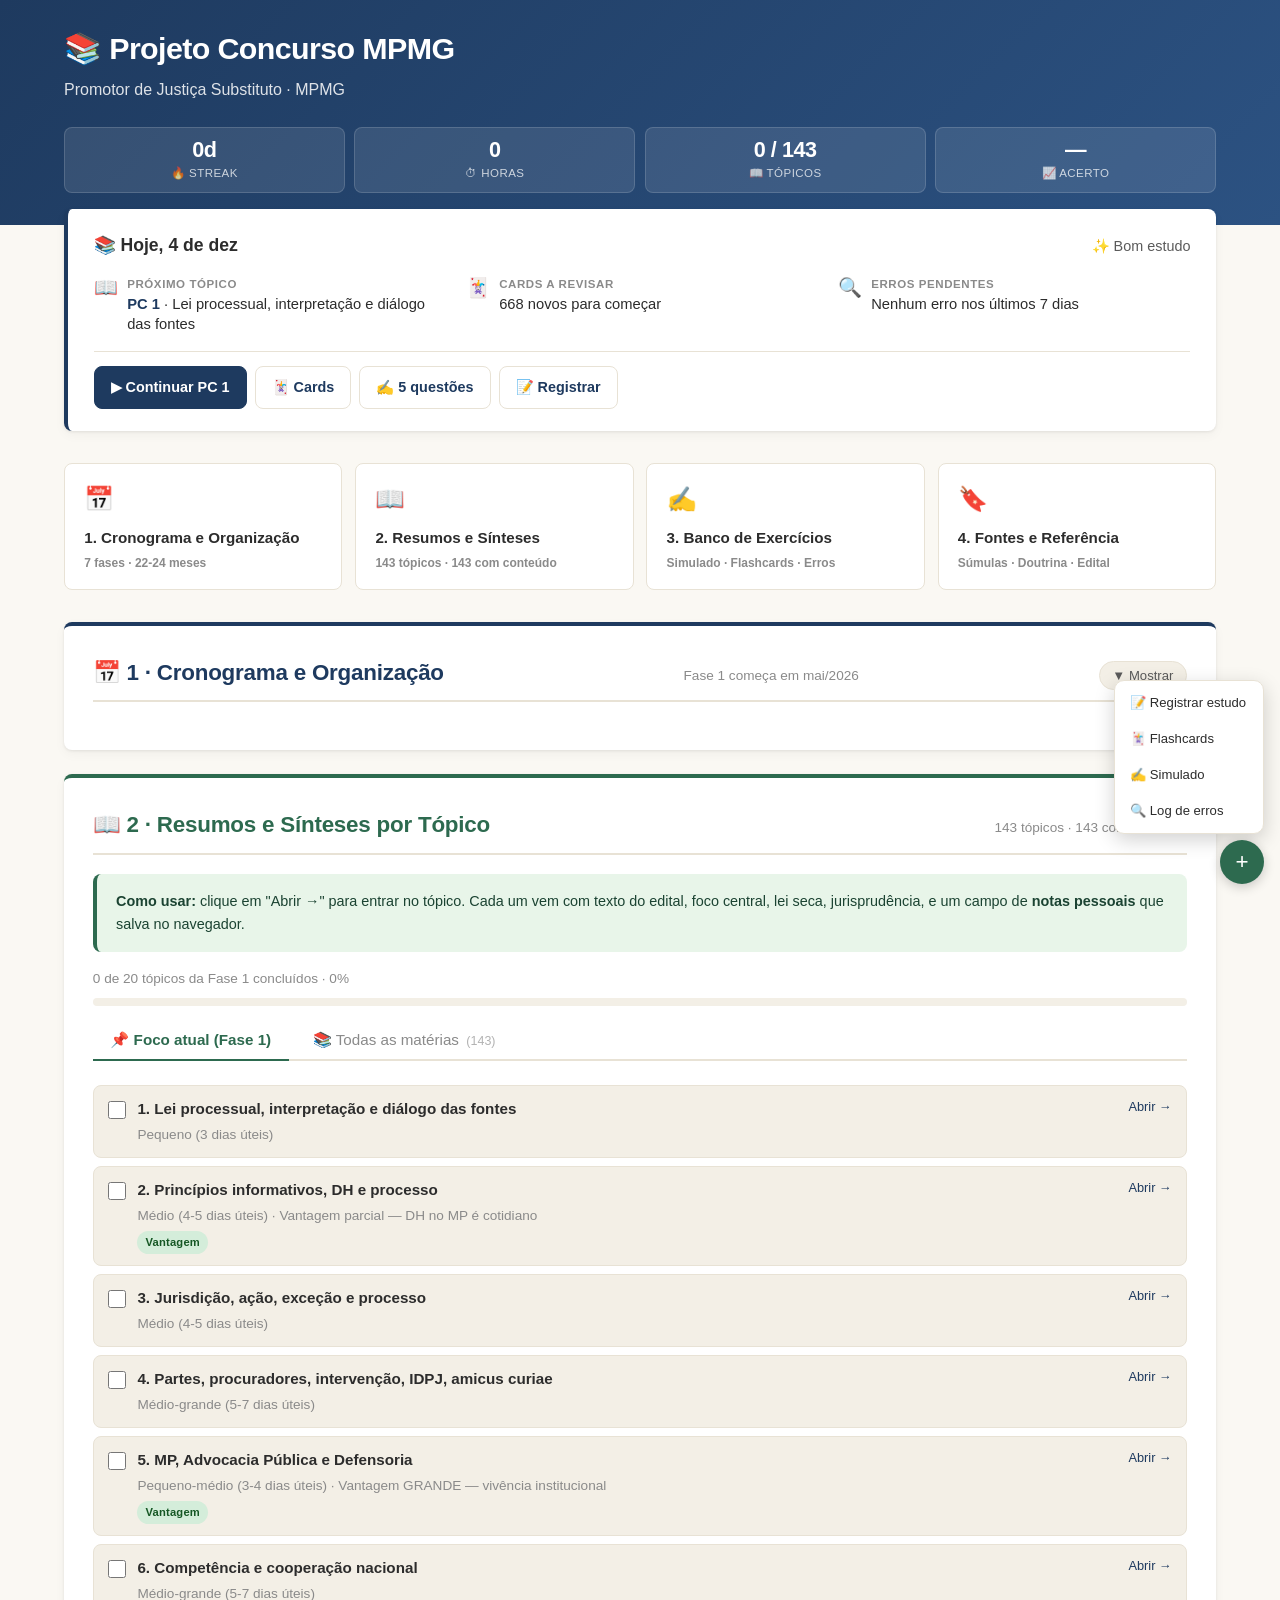
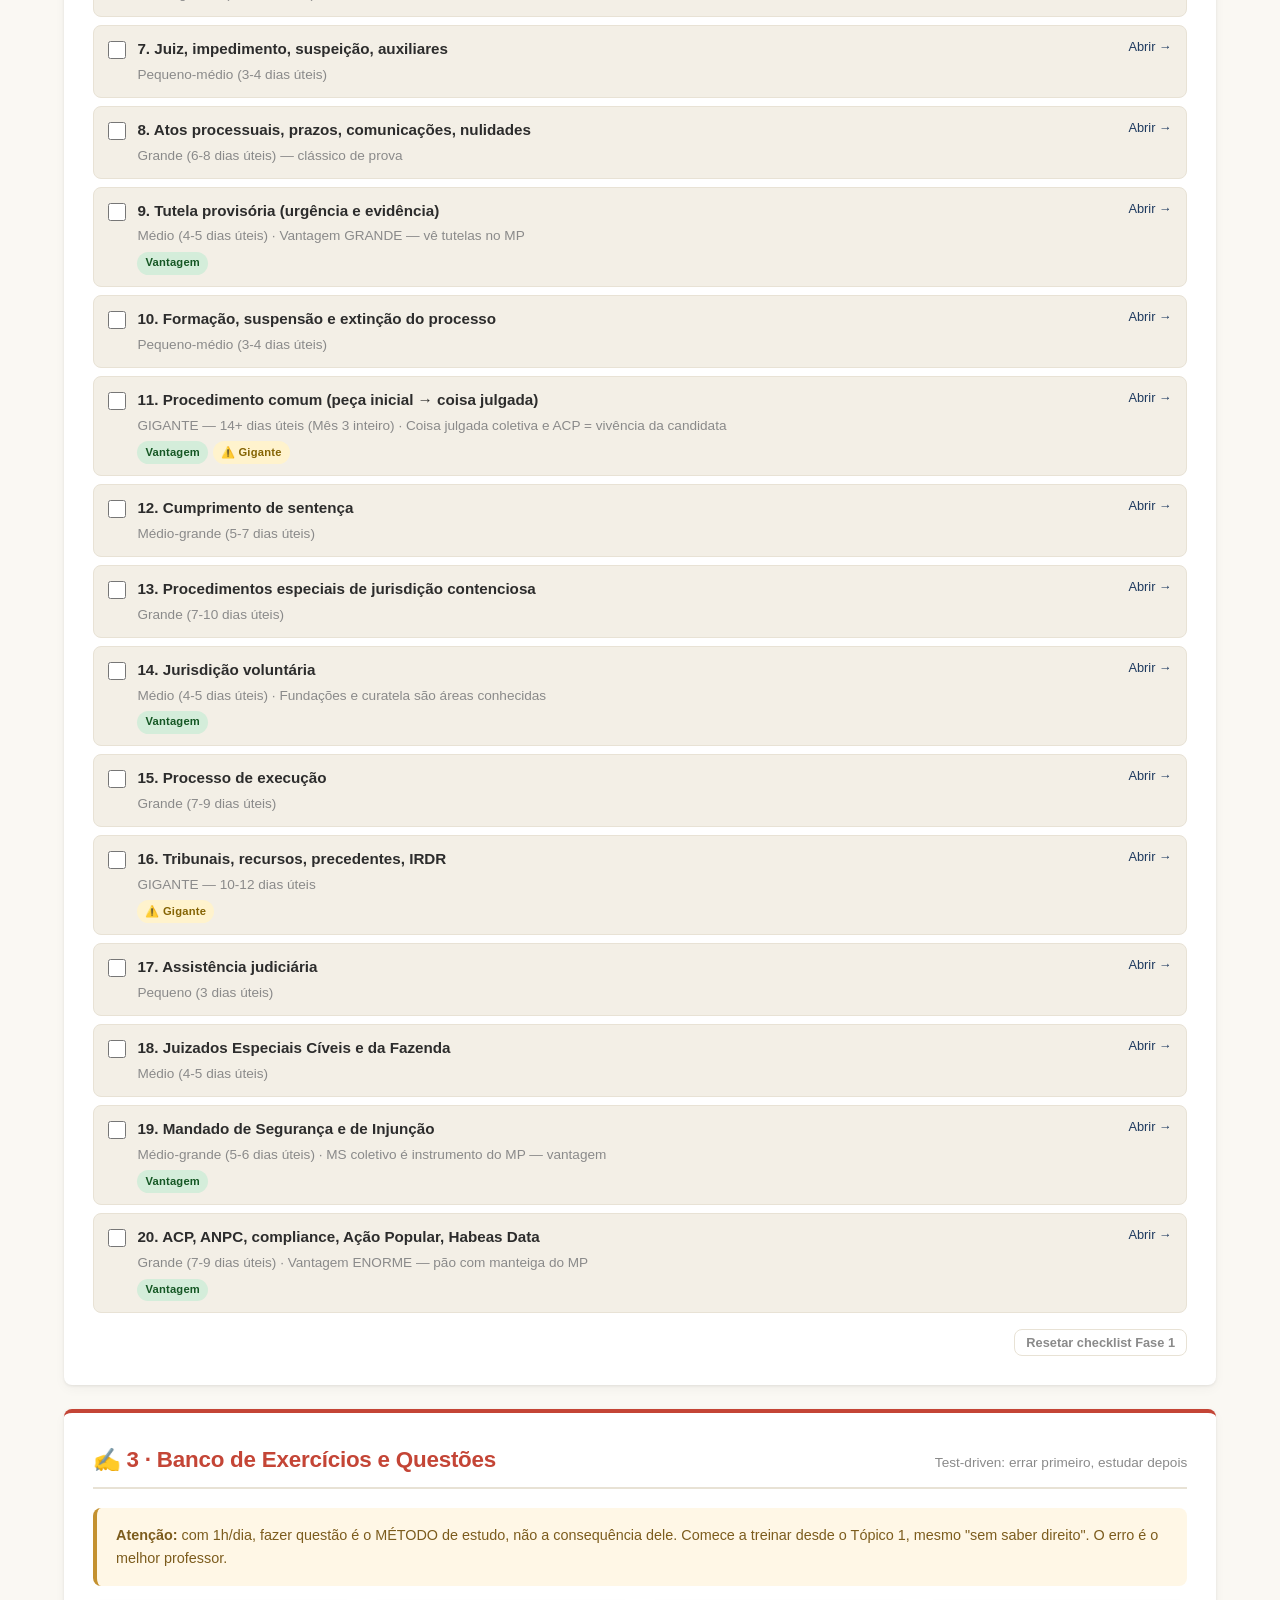
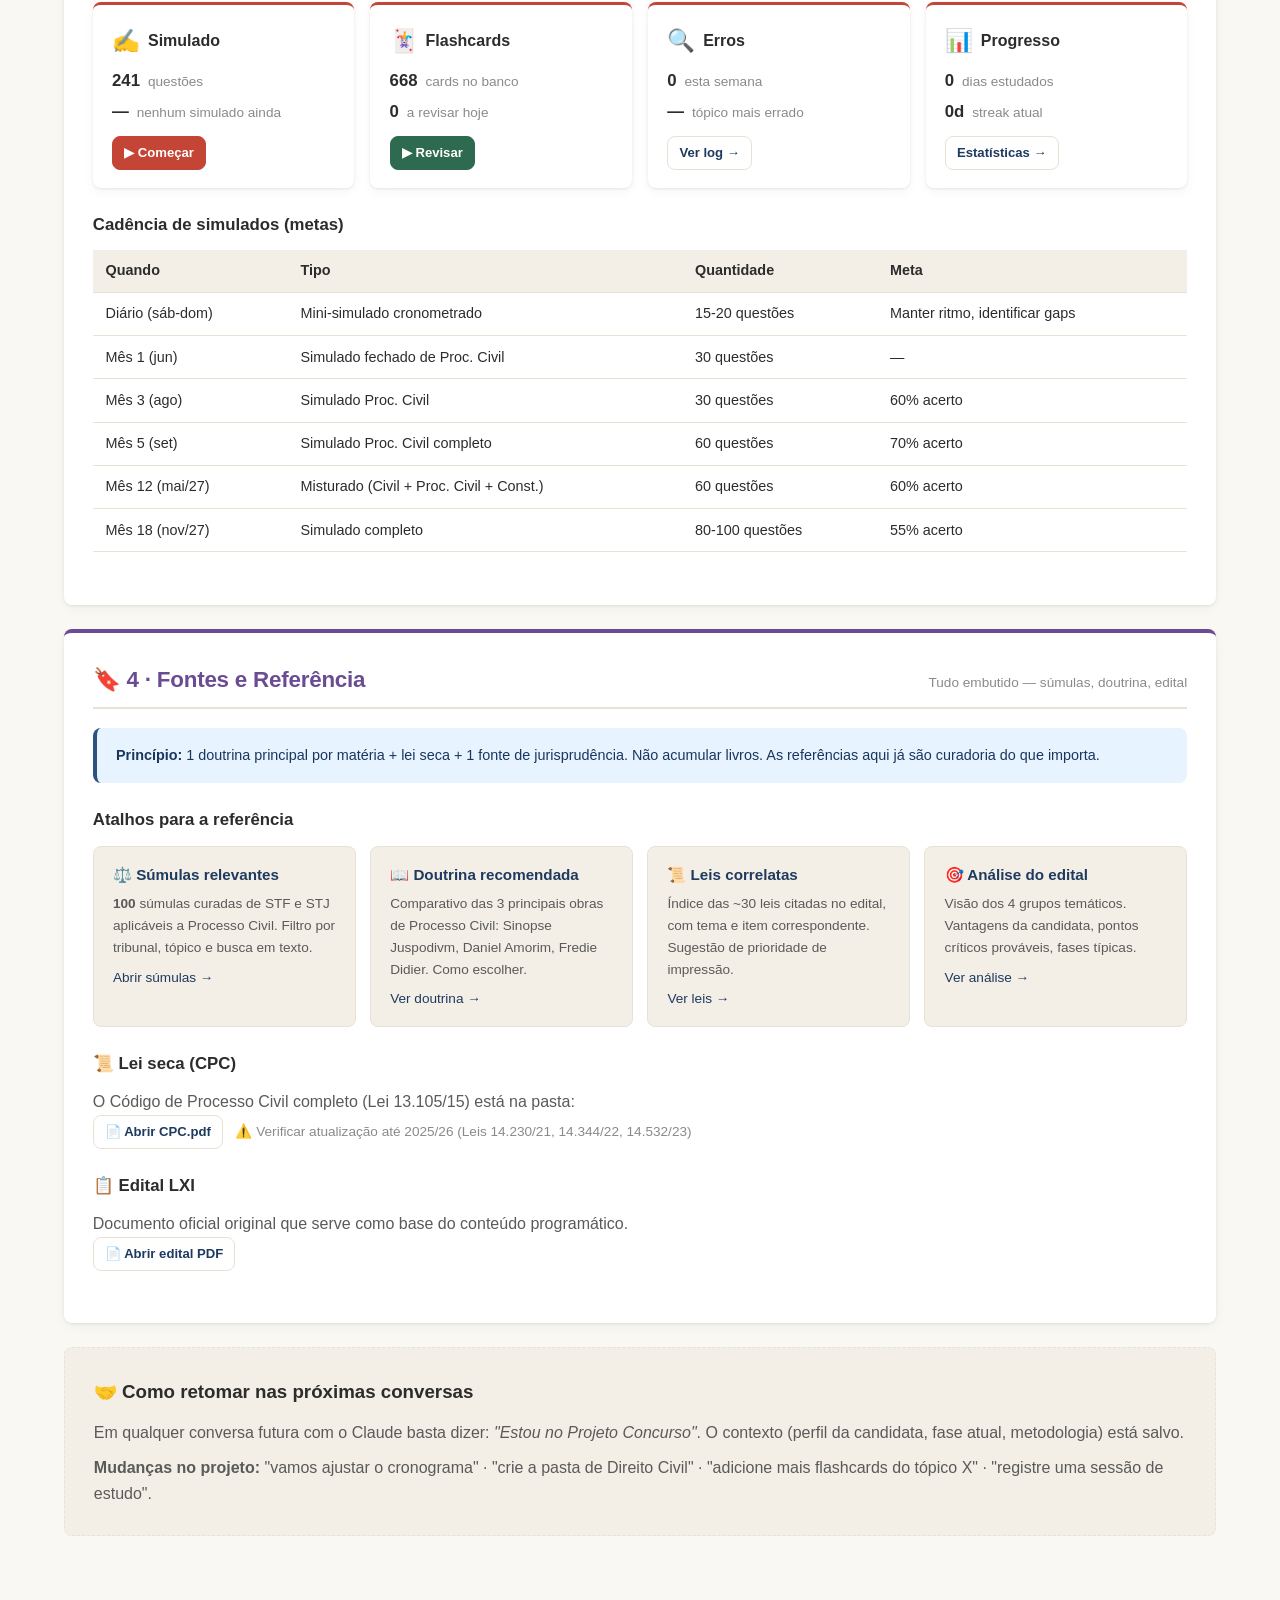
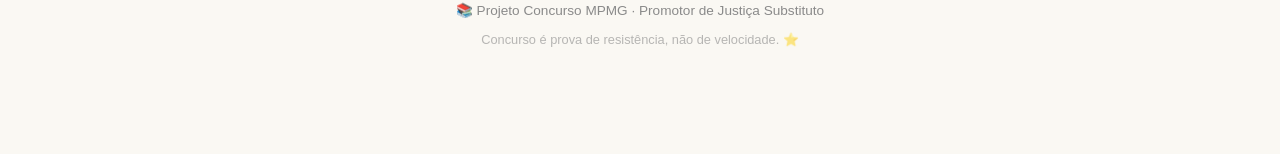
<file: index.html>
<!DOCTYPE html>
<html lang="pt-BR">
<head>
<meta charset="UTF-8">
<meta name="viewport" content="width=device-width, initial-scale=1.0">
<title>Projeto Concurso MPMG · Promotor de Justiça</title>
<link rel="stylesheet" href="assets/style.css">
</head>
<body>

<header class="app-header">
  <div class="container">
    <h1>📚 Projeto Concurso MPMG</h1>
    <p class="subtitle">Promotor de Justiça Substituto · MPMG</p>
    <div class="kpi-strip" id="kpi-strip">
      <div class="kpi"><span class="kpi-value" id="kpi-streak">—</span><span class="kpi-label">🔥 Streak</span></div>
      <div class="kpi"><span class="kpi-value" id="kpi-hours">—</span><span class="kpi-label">⏱ Horas</span></div>
      <div class="kpi"><span class="kpi-value" id="kpi-topics">—</span><span class="kpi-label">📖 Tópicos</span></div>
      <div class="kpi"><span class="kpi-value" id="kpi-acerto">—</span><span class="kpi-label">📈 Acerto</span></div>
    </div>
  </div>
</header>

<main class="container">

  <!-- HOJE: WIDGET DE FOCO DIÁRIO -->
  <section class="hoje-card" id="hoje-card">
    <div class="hoje-header">
      <span class="hoje-date" id="hoje-date">📚 Hoje</span>
      <span class="hoje-greeting" id="hoje-greeting"></span>
    </div>
    <div class="hoje-body" id="hoje-body">
      <div class="hoje-row">
        <span class="hoje-icon">📖</span>
        <span class="hoje-text">
          <span class="hoje-label">Próximo tópico</span>
          <span class="hoje-detail" id="hoje-next-topic">Carregando…</span>
        </span>
      </div>
      <div class="hoje-row">
        <span class="hoje-icon">🃏</span>
        <span class="hoje-text">
          <span class="hoje-label">Cards a revisar</span>
          <span class="hoje-detail" id="hoje-cards-due">—</span>
        </span>
      </div>
      <div class="hoje-row">
        <span class="hoje-icon">🔍</span>
        <span class="hoje-text">
          <span class="hoje-label">Erros pendentes</span>
          <span class="hoje-detail" id="hoje-errors">—</span>
        </span>
      </div>
    </div>
    <div class="hoje-actions" id="hoje-actions">
      <a id="hoje-btn-topic" class="btn btn-primary" href="#">▶ Continuar tópico</a>
      <a id="hoje-btn-cards" class="btn" href="flashcards.html">🃏 Cards</a>
      <a id="hoje-btn-quiz" class="btn" href="simulado.html">✍️ 5 questões</a>
      <a class="btn" href="log.html#novo">📝 Registrar</a>
    </div>
  </section>

  <!-- NAV DOS 4 BLOCOS -->
  <nav class="block-nav">
    <a href="#bloco-1">
      <span class="block-icon">📅</span>
      <span class="block-name">1. Cronograma e Organização</span>
      <span class="block-tag">7 fases · 22-24 meses</span>
    </a>
    <a href="#bloco-2">
      <span class="block-icon">📖</span>
      <span class="block-name">2. Resumos e Sínteses</span>
      <span class="block-tag" id="nav-block2-tag">— tópicos no edital</span>
    </a>
    <a href="#bloco-3">
      <span class="block-icon">✍️</span>
      <span class="block-name">3. Banco de Exercícios</span>
      <span class="block-tag">Simulado · Flashcards · Erros</span>
    </a>
    <a href="#bloco-4">
      <span class="block-icon">🔖</span>
      <span class="block-name">4. Fontes e Referência</span>
      <span class="block-tag">Súmulas · Doutrina · Edital</span>
    </a>
  </nav>

  <!-- ============ BLOCO 1: CRONOGRAMA ============ -->
  <section id="bloco-1" class="block block-1">
    <div class="block-header">
      <h2>📅 1 · Cronograma e Organização</h2>
      <span class="block-meta">Fase 1 começa em mai/2026</span>
      <button class="btn btn-toggle-block" id="toggle-bloco-1" aria-expanded="false">▼ Mostrar</button>
    </div>

    <div class="block-body" id="body-bloco-1" style="display:none;">
    <div class="callout callout-info">
      <strong>Premissa:</strong> ~1h/dia útil + 4h sábado + 4h domingo = ~15h/semana, ~60h/mês. Total previsto em 24 meses: ~1.440h.
    </div>

    <div class="subsection">
      <h3>Visão macro · 7 fases</h3>
      <table>
        <thead>
          <tr><th>Fase</th><th>Duração</th><th>Período</th><th>Conteúdo</th></tr>
        </thead>
        <tbody>
          <tr class="fase-atual">
            <td><strong>1</strong></td>
            <td>4-5 meses</td>
            <td>mai → set/2026</td>
            <td><strong>Processo Civil — itens 1 a 20</strong> ⭐ atual</td>
          </tr>
          <tr><td>2</td><td>1-2 meses</td><td>out → nov/2026</td><td>Processo Civil — itens 21 a 30</td></tr>
          <tr><td>3</td><td>4 meses</td><td>dez/2026 → mar/2027</td><td>Direito Civil</td></tr>
          <tr><td>4</td><td>4 meses</td><td>abr → jul/2027</td><td>Constitucional + Administrativo</td></tr>
          <tr><td>5</td><td>4 meses</td><td>ago → nov/2027</td><td>Penal + Processo Penal</td></tr>
          <tr><td>6</td><td>3 meses</td><td>dez/2027 → fev/2028</td><td>Eleitoral, Tributário, Material e Processual Coletivo, Teoria do MP</td></tr>
          <tr><td>7</td><td>Reta final</td><td>quando sair edital LXII</td><td>Revisão geral + simulados + redação + peça</td></tr>
        </tbody>
      </table>
    </div>

    <div class="subsection">
      <h3>Cronograma da Fase 1 (foco atual)</h3>
      <table>
        <thead>
          <tr><th>Mês</th><th>Tópicos</th><th>Notas estratégicas</th></tr>
        </thead>
        <tbody>
          <tr><td><strong>Mês 1</strong><br>mai-jun</td><td>1, 2, 3, 4, 5</td><td>Fundamentos. Item 5 (MP no processo) = vantagem dela.</td></tr>
          <tr><td><strong>Mês 2</strong><br>jun-jul</td><td>6, 7, 8, 9</td><td>Competência, juiz, atos processuais, tutela. Item 9 = vantagem.</td></tr>
          <tr><td><strong>Mês 3</strong><br>jul-ago</td><td>10, 11</td><td>⚠️ Item 11 (procedimento comum) é o maior — quebrar em 4+ sub-resumos.</td></tr>
          <tr><td><strong>Mês 4</strong><br>ago</td><td>12, 13, 14, 15, 16</td><td>Cumprimento, especiais, voluntária, execução, recursos. Item 16 também grande.</td></tr>
          <tr><td><strong>Mês 5</strong><br>set</td><td>17, 18, 19, 20 + revisão</td><td>Item 20 (ACP) = vantagem. Última semana = simulado de 60 questões.</td></tr>
        </tbody>
      </table>
    </div>

    <div class="subsection">
      <h3>Ciclo padrão de cada tópico (3 dias úteis)</h3>
      <ul class="list-clean">
        <li><span class="bullet">Dia 1 (1h)</span> Lei seca + doutrina condensada → começar resumo no campo "notas" do tópico</li>
        <li><span class="bullet">Dia 2 (1h)</span> Refinar resumo + 5-10 questões no simulado → erros caem no log automaticamente</li>
        <li><span class="bullet">Dia 3 (1h)</span> Revisar erros + flashcards desse tópico</li>
        <li><span class="bullet">Sábado (4h)</span> Revisão acumulada + aprofundar tópico atual + questões variadas</li>
        <li><span class="bullet">Domingo (4h)</span> Mais revisão + mini-simulado cronometrado</li>
      </ul>
    </div>

    <div class="subsection">
      <h3>Acessos rápidos</h3>
      <div class="cards-grid">
        <div class="card">
          <h4>📝 Log diário</h4>
          <p>Registre 2 linhas a cada dia. Dia, tempo, tópico, atividade, próximo passo.</p>
          <p><a href="log.html#novo">Registrar estudo de hoje →</a></p>
        </div>
        <div class="card">
          <h4>📊 Estatísticas</h4>
          <p>Streak, horas, tópicos cobertos, semanal, erros por tópico.</p>
          <p><a href="log.html#stats">Ver estatísticas →</a></p>
        </div>
        <div class="card">
          <h4>🎯 Análise do edital</h4>
          <p>Visão dos 4 grupos temáticos do concurso.</p>
          <p><a href="referencia.html#edital">Abrir →</a></p>
        </div>
        <div class="card">
          <h4>🧠 Metodologia</h4>
          <p>Os 6 princípios para 1h/dia. Active recall, espaçada, test-driven.</p>
          <p><a href="referencia.html#metodo">Abrir →</a></p>
        </div>
      </div>
    </div>
    </div><!-- /block-body bloco-1 -->
  </section>

  <!-- ============ BLOCO 2: RESUMOS ============ -->
  <section id="bloco-2" class="block block-2">
    <div class="block-header">
      <h2>📖 2 · Resumos e Sínteses por Tópico</h2>
      <span class="block-meta" id="block2-meta">Todas as matérias do edital</span>
    </div>

    <div class="callout callout-tip">
      <strong>Como usar:</strong> clique em "Abrir →" para entrar no tópico. Cada um vem com texto do edital, foco central, lei seca, jurisprudência, e um campo de <strong>notas pessoais</strong> que salva no navegador.
    </div>

    <div class="progress-text">
      <span id="progress-label">0 de 20 tópicos da Fase 1 concluídos</span>
    </div>
    <div class="progress-bar-container">
      <div class="progress-bar" id="progress-bar"></div>
    </div>

    <div class="tabs" role="tablist">
      <button class="tab active" data-tab="foco" role="tab" aria-selected="true">📌 Foco atual (Fase 1)</button>
      <button class="tab" data-tab="todas" role="tab" aria-selected="false">📚 Todas as matérias <span id="tab-todas-count" class="tab-count"></span></button>
    </div>

    <div class="tab-panel active" id="panel-foco" role="tabpanel">
      <ul class="checklist" id="checklist-fase1"></ul>
      <div class="toolbar">
        <button class="btn btn-reset" onclick="resetChecklist()">Resetar checklist Fase 1</button>
      </div>
    </div>

    <div class="tab-panel" id="panel-todas" role="tabpanel" hidden>
      <p style="color:var(--text-muted); font-size:0.9rem; margin-bottom:0.6rem;">
        O app é compartilhado: outras pessoas podem usar e contribuir.
        <a href="CONTRIBUTING.md" style="margin-left:0.3rem;">Como contribuir →</a>
      </p>
      <div class="materia-filters" id="materia-filters" style="display:flex; flex-wrap:wrap; gap:0.4rem; margin:0.4rem 0 0.6rem;"></div>
      <ul class="checklist" id="checklist-todas"></ul>
    </div>
  </section>

  <!-- ============ BLOCO 3: EXERCÍCIOS ============ -->
  <section id="bloco-3" class="block block-3">
    <div class="block-header">
      <h2>✍️ 3 · Banco de Exercícios e Questões</h2>
      <span class="block-meta">Test-driven: errar primeiro, estudar depois</span>
    </div>

    <div class="callout callout-warn">
      <strong>Atenção:</strong> com 1h/dia, fazer questão é o MÉTODO de estudo, não a consequência dele. Comece a treinar desde o Tópico 1, mesmo "sem saber direito". O erro é o melhor professor.
    </div>

    <div class="stat-cards-grid">
      <div class="stat-card">
        <div class="stat-card-head">
          <span class="stat-card-icon">✍️</span>
          <span class="stat-card-title">Simulado</span>
        </div>
        <div class="stat-card-stats">
          <div class="stat-line"><strong id="qstats-count">—</strong> <span>questões</span></div>
          <div class="stat-line" id="qstats-last"><strong>—</strong> <span>último simulado</span></div>
        </div>
        <a class="btn btn-danger btn-sm" href="simulado.html">▶ Começar</a>
      </div>

      <div class="stat-card">
        <div class="stat-card-head">
          <span class="stat-card-icon">🃏</span>
          <span class="stat-card-title">Flashcards</span>
        </div>
        <div class="stat-card-stats">
          <div class="stat-line"><strong id="fcstats-count">—</strong> <span>cards no banco</span></div>
          <div class="stat-line" id="fcstats-due"><strong>—</strong> <span>a revisar hoje</span></div>
        </div>
        <a class="btn btn-success btn-sm" href="flashcards.html">▶ Revisar</a>
      </div>

      <div class="stat-card">
        <div class="stat-card-head">
          <span class="stat-card-icon">🔍</span>
          <span class="stat-card-title">Erros</span>
        </div>
        <div class="stat-card-stats">
          <div class="stat-line"><strong id="errstats-week">—</strong> <span>esta semana</span></div>
          <div class="stat-line" id="errstats-top"><strong>—</strong> <span>tópico mais errado</span></div>
        </div>
        <a class="btn btn-sm" href="log.html#erros">Ver log →</a>
      </div>

      <div class="stat-card">
        <div class="stat-card-head">
          <span class="stat-card-icon">📊</span>
          <span class="stat-card-title">Progresso</span>
        </div>
        <div class="stat-card-stats">
          <div class="stat-line" id="progstats-days"><strong>—</strong> <span>dias estudados</span></div>
          <div class="stat-line" id="progstats-streak"><strong>—</strong> <span>streak atual</span></div>
        </div>
        <a class="btn btn-sm" href="log.html#stats">Estatísticas →</a>
      </div>
    </div>

    <div class="subsection">
      <h3>Cadência de simulados (metas)</h3>
      <table>
        <thead>
          <tr><th>Quando</th><th>Tipo</th><th>Quantidade</th><th>Meta</th></tr>
        </thead>
        <tbody>
          <tr><td>Diário (sáb-dom)</td><td>Mini-simulado cronometrado</td><td>15-20 questões</td><td>Manter ritmo, identificar gaps</td></tr>
          <tr><td>Mês 1 (jun)</td><td>Simulado fechado de Proc. Civil</td><td>30 questões</td><td>—</td></tr>
          <tr><td>Mês 3 (ago)</td><td>Simulado Proc. Civil</td><td>30 questões</td><td>60% acerto</td></tr>
          <tr><td>Mês 5 (set)</td><td>Simulado Proc. Civil completo</td><td>60 questões</td><td>70% acerto</td></tr>
          <tr><td>Mês 12 (mai/27)</td><td>Misturado (Civil + Proc. Civil + Const.)</td><td>60 questões</td><td>60% acerto</td></tr>
          <tr><td>Mês 18 (nov/27)</td><td>Simulado completo</td><td>80-100 questões</td><td>55% acerto</td></tr>
        </tbody>
      </table>
    </div>
  </section>

  <!-- ============ BLOCO 4: FONTES ============ -->
  <section id="bloco-4" class="block block-4">
    <div class="block-header">
      <h2>🔖 4 · Fontes e Referência</h2>
      <span class="block-meta">Tudo embutido — súmulas, doutrina, edital</span>
    </div>

    <div class="callout callout-info">
      <strong>Princípio:</strong> 1 doutrina principal por matéria + lei seca + 1 fonte de jurisprudência. Não acumular livros. As referências aqui já são curadoria do que importa.
    </div>

    <div class="subsection">
      <h3>Atalhos para a referência</h3>
      <div class="cards-grid">
        <div class="card">
          <h4>⚖️ Súmulas relevantes</h4>
          <p><strong id="sumulas-count">48</strong> <span>súmulas curadas</span> de STF e STJ aplicáveis a Processo Civil. Filtro por tribunal, tópico e busca em texto.</p>
          <p style="margin-top:0.5rem;"><a href="referencia.html#sumulas">Abrir súmulas →</a></p>
        </div>

        <div class="card">
          <h4>📖 Doutrina recomendada</h4>
          <p>Comparativo das 3 principais obras de Processo Civil: Sinopse Juspodivm, Daniel Amorim, Fredie Didier. Como escolher.</p>
          <p style="margin-top:0.5rem;"><a href="referencia.html#doutrina">Ver doutrina →</a></p>
        </div>

        <div class="card">
          <h4>📜 Leis correlatas</h4>
          <p>Índice das ~30 leis citadas no edital, com tema e item correspondente. Sugestão de prioridade de impressão.</p>
          <p style="margin-top:0.5rem;"><a href="referencia.html#leis">Ver leis →</a></p>
        </div>

        <div class="card">
          <h4>🎯 Análise do edital</h4>
          <p>Visão dos 4 grupos temáticos. Vantagens da candidata, pontos críticos prováveis, fases típicas.</p>
          <p style="margin-top:0.5rem;"><a href="referencia.html#edital">Ver análise →</a></p>
        </div>
      </div>
    </div>

    <div class="subsection">
      <h3>📜 Lei seca (CPC)</h3>
      <p>O Código de Processo Civil completo (Lei 13.105/15) está na pasta:</p>
      <p><a class="btn btn-sm" href="02-MATERIAS/G3-direito-processual-civil/02-leis-secas/CPC.pdf">📄 Abrir CPC.pdf</a> <span style="color:var(--text-muted); font-size:0.85rem; margin-left:0.5rem;">⚠️ Verificar atualização até 2025/26 (Leis 14.230/21, 14.344/22, 14.532/23)</span></p>
    </div>

    <div class="subsection">
      <h3>📋 Edital LXI</h3>
      <p>Documento oficial original que serve como base do conteúdo programático.</p>
      <p><a class="btn btn-sm" href="00-EDITAL-E-DOCS/17-26 Edital do LXI Concurso -.pdf">📄 Abrir edital PDF</a></p>
    </div>
  </section>

  <!-- ============ FOOTER NAV ============ -->
  <section class="block" style="background: var(--bg-soft); border: 1px dashed var(--border); box-shadow: none;">
    <h3 style="margin-bottom: 0.8rem;">🤝 Como retomar nas próximas conversas</h3>
    <p style="color: var(--text-soft); margin-bottom: 0.6rem;">Em qualquer conversa futura com o Claude basta dizer: <em>"Estou no Projeto Concurso"</em>. O contexto (perfil da candidata, fase atual, metodologia) está salvo.</p>
    <p style="color: var(--text-soft);"><strong>Mudanças no projeto:</strong> "vamos ajustar o cronograma" · "crie a pasta de Direito Civil" · "adicione mais flashcards do tópico X" · "registre uma sessão de estudo".</p>
  </section>

</main>

<!-- FAB: ações rápidas -->
<div class="fab-container" id="fab-container">
  <div class="fab-menu" id="fab-menu" hidden>
    <a class="fab-item" href="log.html#novo">📝 Registrar estudo</a>
    <a class="fab-item" href="flashcards.html">🃏 Flashcards</a>
    <a class="fab-item" href="simulado.html">✍️ Simulado</a>
    <a class="fab-item" href="log.html#erros">🔍 Log de erros</a>
  </div>
  <button class="fab-toggle" id="fab-toggle" aria-label="Ações rápidas" aria-expanded="false">+</button>
</div>

<footer>
  <p>📚 Projeto Concurso MPMG · Promotor de Justiça Substituto</p>
  <p style="opacity: 0.6; font-size: 0.8rem;">Concurso é prova de resistência, não de velocidade. ⭐</p>
</footer>

<script src="assets/data.js"></script>
<script src="assets/app.js"></script>
<script>
// Toggle do bloco Cronograma (default fechado, persiste em localStorage)
(function () {
  const KEY = 'concurso-mpmg-bloco-1-open';
  const btn = document.getElementById('toggle-bloco-1');
  const body = document.getElementById('body-bloco-1');
  if (!btn || !body) return;
  let isOpen = localStorage.getItem(KEY) === 'true';
  function update() {
    body.style.display = isOpen ? '' : 'none';
    btn.textContent = isOpen ? '▲ Ocultar' : '▼ Mostrar';
    btn.setAttribute('aria-expanded', isOpen ? 'true' : 'false');
  }
  update();
  btn.addEventListener('click', () => {
    isOpen = !isOpen;
    localStorage.setItem(KEY, isOpen ? 'true' : 'false');
    update();
  });
})();

// =====================================================================
// KPI STRIP + HOJE WIDGET + STATS DOS CARDS — calculados em tempo real
// =====================================================================
(function () {
  const diario = App.load('log-diario', []);
  const errLog = App.load('log-erros', []);
  const histSimulado = App.load('simulado-history', []);
  const fcState = App.load('flashcards-state', {});

  // ---- KPIs ----
  const totalMin = diario.reduce((s, e) => s + (parseInt(e.minutes) || 0), 0);
  const totalHours = Math.round(totalMin / 60 * 10) / 10;
  document.getElementById('kpi-hours').textContent = totalHours;

  // Streak: dias consecutivos com pelo menos 1 entry
  const today = new Date(); today.setHours(0,0,0,0);
  const dayKeys = new Set(diario.map(e => e.date).filter(Boolean));
  let streak = 0;
  for (let d = new Date(today); ; d.setDate(d.getDate() - 1)) {
    const k = d.toISOString().slice(0, 10);
    if (dayKeys.has(k)) streak++;
    else if (streak === 0 && k === today.toISOString().slice(0, 10)) continue; // dia de hoje sem entry ainda
    else break;
  }
  document.getElementById('kpi-streak').textContent = streak + (streak === 1 ? 'd' : 'd');

  // Tópicos com pelo menos 1 status check
  const topicsStudied = APP_DATA.topics.filter(t => {
    const st = App.load('topic-status-' + t.id, {});
    return st && Object.values(st).some(v => !!v);
  }).length;
  document.getElementById('kpi-topics').textContent = topicsStudied + ' / ' + APP_DATA.topics.length;

  // Acerto médio
  if (histSimulado.length) {
    const totalQ = histSimulado.reduce((s, h) => s + (h.total || 0), 0);
    const totalR = histSimulado.reduce((s, h) => s + (h.right || 0), 0);
    const pct = totalQ ? Math.round(totalR / totalQ * 100) : 0;
    document.getElementById('kpi-acerto').textContent = pct + '%';
  } else {
    document.getElementById('kpi-acerto').textContent = '—';
  }

  // ---- HOJE WIDGET ----
  // Data formatada
  const meses = ['jan','fev','mar','abr','mai','jun','jul','ago','set','out','nov','dez'];
  const t = new Date();
  const dataStr = `📚 Hoje, ${t.getDate()} de ${meses[t.getMonth()]}`;
  document.getElementById('hoje-date').textContent = dataStr;
  if (streak >= 3) {
    document.getElementById('hoje-greeting').textContent = `🔥 ${streak} dias seguidos`;
  } else if (streak === 0) {
    document.getElementById('hoje-greeting').textContent = '✨ Bom estudo';
  } else {
    document.getElementById('hoje-greeting').textContent = `🔥 ${streak} dia${streak>1?'s':''}`;
  }

  // Próximo tópico: o primeiro que não tem nenhum check no status
  const nextTopic = APP_DATA.topics.find(t => {
    if (!t.sections || t.sections.length === 0) return false; // pula esqueletos
    const st = App.load('topic-status-' + t.id, {});
    return !st || !Object.values(st).some(v => !!v);
  }) || APP_DATA.topics.find(t => {
    // se todos têm pelo menos 1 check, busca o primeiro que NÃO está em "revisao"
    if (!t.sections || t.sections.length === 0) return false;
    const st = App.load('topic-status-' + t.id, {});
    return !st || !st.revisao;
  });

  if (nextTopic) {
    const matLabel = App.getMateriaPrefix(nextTopic.materia || 'pc') + nextTopic.num;
    document.getElementById('hoje-next-topic').innerHTML = `<strong>${matLabel}</strong> · ${App.escape(nextTopic.title)}`;
    const btn = document.getElementById('hoje-btn-topic');
    btn.href = `topicos.html?id=${nextTopic.id}`;
    btn.textContent = `▶ Continuar ${matLabel}`;
  } else {
    document.getElementById('hoje-next-topic').textContent = '🎉 Todos os tópicos com algum progresso!';
  }

  // Cards a revisar hoje (SM-2: dueDate <= now ou nunca revisado mas elegível)
  const todayISO = today.toISOString().slice(0, 10);
  const dueCards = APP_DATA.flashcards.filter(c => {
    const s = fcState[c.id];
    if (!s || !s.dueDate) return false; // não conta cards nunca vistos
    return s.dueDate.slice(0, 10) <= todayISO;
  }).length;
  const newCards = APP_DATA.flashcards.filter(c => !fcState[c.id] || !fcState[c.id].dueDate).length;
  let cardsText;
  if (dueCards > 0) cardsText = `<strong>${dueCards}</strong> vencidos · ${newCards} novos disponíveis`;
  else if (newCards > 0) cardsText = `${newCards} novos para começar`;
  else cardsText = 'Tudo em dia ✨';
  document.getElementById('hoje-cards-due').innerHTML = cardsText;
  document.getElementById('hoje-btn-cards').textContent = dueCards > 0 ? `🃏 Cards (${dueCards})` : '🃏 Cards';

  // Erros últimos 7 dias
  const sevenDaysAgo = new Date(Date.now() - 7*86400000).toISOString();
  const recentErrors = errLog.filter(e => (e.date || '') > sevenDaysAgo);
  let errText;
  if (recentErrors.length === 0) errText = 'Nenhum erro nos últimos 7 dias';
  else {
    // tópico com mais erros
    const byTopic = {};
    recentErrors.forEach(e => { byTopic[e.topic] = (byTopic[e.topic] || 0) + 1; });
    const topTopic = Object.entries(byTopic).sort((a,b) => b[1] - a[1])[0];
    const topicNum = topTopic[0];
    const topicTitle = (APP_DATA.topics.find(t => String(t.num) === String(topicNum)) || {}).title || `tópico ${topicNum}`;
    errText = `<strong>${recentErrors.length}</strong> erros · maior: ${App.escape(topicTitle)}`;
  }
  document.getElementById('hoje-errors').innerHTML = errText;

  // ---- STATS DOS CARDS DO BLOCO 3 ----
  // Simulado
  document.getElementById('qstats-count').textContent = APP_DATA.questions.length;
  if (histSimulado.length) {
    const last = histSimulado[histSimulado.length - 1];
    document.getElementById('qstats-last').innerHTML = `<strong>${last.pct || 0}%</strong> <span>último simulado</span>`;
  } else {
    document.getElementById('qstats-last').innerHTML = `<strong>—</strong> <span>nenhum simulado ainda</span>`;
  }

  // Flashcards
  document.getElementById('fcstats-count').textContent = APP_DATA.flashcards.length;
  document.getElementById('fcstats-due').innerHTML = `<strong>${dueCards}</strong> <span>a revisar hoje</span>`;

  // Erros
  document.getElementById('errstats-week').textContent = recentErrors.length;
  if (recentErrors.length > 0) {
    const byTopic = {};
    recentErrors.forEach(e => { byTopic[e.topic] = (byTopic[e.topic] || 0) + 1; });
    const topTopic = Object.entries(byTopic).sort((a,b) => b[1] - a[1])[0];
    const topicNum = topTopic[0];
    const topicTitle = (APP_DATA.topics.find(t => String(t.num) === String(topicNum)) || {}).title || `Tópico ${topicNum}`;
    document.getElementById('errstats-top').innerHTML = `<strong>${App.escape(topicTitle.substring(0, 22))}</strong> <span>mais errado</span>`;
  } else {
    document.getElementById('errstats-top').innerHTML = `<strong>—</strong> <span>tópico mais errado</span>`;
  }

  // Progresso
  document.getElementById('progstats-days').innerHTML = `<strong>${dayKeys.size}</strong> <span>dias estudados</span>`;
  document.getElementById('progstats-streak').innerHTML = `<strong>${streak}d</strong> <span>streak atual</span>`;
})();

// =====================================================================
// TABS DO BLOCO 2 (Foco atual / Todas as matérias)
// =====================================================================
(function () {
  const tabs = document.querySelectorAll('.tabs .tab');
  const panels = { foco: document.getElementById('panel-foco'), todas: document.getElementById('panel-todas') };
  if (!tabs.length) return;
  tabs.forEach(tab => {
    tab.addEventListener('click', () => {
      const target = tab.dataset.tab;
      tabs.forEach(t => {
        t.classList.toggle('active', t === tab);
        t.setAttribute('aria-selected', t === tab ? 'true' : 'false');
      });
      Object.entries(panels).forEach(([k, p]) => {
        if (!p) return;
        p.classList.toggle('active', k === target);
        if (k === target) p.removeAttribute('hidden');
        else p.setAttribute('hidden', '');
      });
    });
  });
  const totalCount = APP_DATA.topics.length;
  const tabCount = document.getElementById('tab-todas-count');
  if (tabCount) tabCount.textContent = `(${totalCount})`;
})();

// =====================================================================
// FAB
// =====================================================================
(function () {
  const toggle = document.getElementById('fab-toggle');
  const menu = document.getElementById('fab-menu');
  if (!toggle || !menu) return;
  toggle.addEventListener('click', () => {
    const open = !menu.hasAttribute('hidden');
    if (open) {
      menu.setAttribute('hidden', '');
      toggle.textContent = '+';
      toggle.setAttribute('aria-expanded', 'false');
    } else {
      menu.removeAttribute('hidden');
      toggle.textContent = '×';
      toggle.setAttribute('aria-expanded', 'true');
    }
  });
  // Fecha ao clicar fora
  document.addEventListener('click', (e) => {
    const inFab = e.target.closest('.fab-container');
    if (!inFab && !menu.hasAttribute('hidden')) {
      menu.setAttribute('hidden', '');
      toggle.textContent = '+';
      toggle.setAttribute('aria-expanded', 'false');
    }
  });
})();

// Constrói checklist a partir dos dados
(function () {
  // contadores
  document.getElementById('qstats-count').textContent = APP_DATA.questions.length;
  document.getElementById('fcstats-count').textContent = APP_DATA.flashcards.length;
  const sumulasCountEl = document.getElementById('sumulas-count');
  if (sumulasCountEl && APP_DATA.sumulas) sumulasCountEl.textContent = APP_DATA.sumulas.length;

  const totalTopics = APP_DATA.topics.length;
  const totalContent = APP_DATA.topics.filter(t => t.sections && t.sections.length > 0).length;
  const navTag = document.getElementById('nav-block2-tag');
  if (navTag) navTag.textContent = `${totalTopics} tópicos · ${totalContent} com conteúdo`;
  const block2Meta = document.getElementById('block2-meta');
  if (block2Meta) block2Meta.textContent = `${totalTopics} tópicos · ${totalContent} com conteúdo`;

  // checklist Fase 1 — só PC 1-20 (com conteúdo)
  const ul = document.getElementById('checklist-fase1');
  APP_DATA.topics
    .filter(t => (t.materia || 'pc') === 'pc' && t.num <= 20)
    .forEach(t => {
      const tagsHtml = [];
      if (t.advantage) tagsHtml.push('<span class="tag tag-vantagem">Vantagem</span>');
      if (t.size && t.size.toLowerCase().includes('gigante')) tagsHtml.push('<span class="tag tag-gigante">⚠️ Gigante</span>');

      const li = document.createElement('li');
      li.className = 'checklist-item';
      li.dataset.id = `t${t.num}`;
      li.innerHTML = `
        <input type="checkbox" id="t${t.num}">
        <div class="item-content">
          <label for="t${t.num}">
            <span class="item-title">${t.num}. ${App.escape(t.title)}</span>
            <span class="item-desc">${App.escape(t.size)}${t.advantage ? ' · ' + App.escape(t.advantage) : ''}</span>
            ${tagsHtml.length ? `<span class="item-tags">${tagsHtml.join('')}</span>` : ''}
          </label>
        </div>
        <a href="topicos.html?id=${t.id}" class="item-link">Abrir →</a>
      `;
      ul.appendChild(li);
    });

  // ---- Lista unificada por matéria com filtro ----
  const filtersEl = document.getElementById('materia-filters');
  const ulAll = document.getElementById('checklist-todas');

  // Conta tópicos por matéria + quantos têm conteúdo
  const counts = {};
  APP_DATA.topics.forEach(t => {
    const m = t.materia || 'pc';
    if (!counts[m]) counts[m] = { total: 0, content: 0 };
    counts[m].total++;
    if (t.sections && t.sections.length > 0) counts[m].content++;
  });

  // Filtros: "Todas" + uma pílula por matéria (na ordem de App.MATERIAS)
  const FILTER_KEY = 'index-materia-filter';
  let activeFilter = App.load(FILTER_KEY, 'pc');

  function buildFilterPills() {
    filtersEl.innerHTML = '';
    const totalContent = Object.values(counts).reduce((s, c) => s + c.content, 0);
    const totalAll = Object.values(counts).reduce((s, c) => s + c.total, 0);

    const pillAll = document.createElement('button');
    pillAll.type = 'button';
    pillAll.className = 'pill' + (activeFilter === 'all' ? ' pill-active' : '');
    pillAll.dataset.materia = 'all';
    pillAll.innerHTML = `Todas <small>(${totalContent}/${totalAll})</small>`;
    filtersEl.appendChild(pillAll);

    App.MATERIAS.forEach(m => {
      if (!counts[m.key]) return;
      const c = counts[m.key];
      const pill = document.createElement('button');
      pill.type = 'button';
      pill.className = 'pill' + (activeFilter === m.key ? ' pill-active' : '');
      pill.dataset.materia = m.key;
      pill.innerHTML = `${m.icon} ${App.escape(m.label)} <small>(${c.content}/${c.total})</small>`;
      filtersEl.appendChild(pill);
    });

    filtersEl.querySelectorAll('.pill').forEach(b => {
      b.addEventListener('click', () => {
        activeFilter = b.dataset.materia;
        App.save(FILTER_KEY, activeFilter);
        buildFilterPills();
        renderList();
      });
    });
  }

  function renderList() {
    ulAll.innerHTML = '';
    const list = APP_DATA.topics.filter(t => activeFilter === 'all' || (t.materia || 'pc') === activeFilter);
    if (list.length === 0) {
      ulAll.innerHTML = '<li style="padding:0.6rem; color:var(--text-muted);">Nenhum tópico nesta matéria.</li>';
      return;
    }
    list.forEach(t => {
      const mKey = t.materia || 'pc';
      const m = App.getMateria(mKey);
      const isStub = !t.sections || t.sections.length === 0;
      const tags = [];
      if (t.advantage) tags.push('<span class="tag tag-vantagem">⭐ Vantagem</span>');
      if (isStub) tags.push('<span class="tag tag-fase2">🚧 esqueleto</span>');
      else tags.push('<span class="tag tag-content">✅ com conteúdo</span>');
      if (t.size && t.size.toLowerCase().includes('gigante')) tags.push('<span class="tag tag-gigante">⚠️ Gigante</span>');

      const li = document.createElement('li');
      li.className = 'checklist-item';
      if (isStub) li.style.opacity = '0.88';
      li.innerHTML = `
        <div class="item-content" style="margin-left:0;">
          <span class="item-title">${m.icon} <span style="color:var(--text-muted); font-weight:500;">${App.escape(m.short)} ${t.num}.</span> ${App.escape(t.title)}</span>
          <span class="item-desc">${App.escape(t.editalText || '')}</span>
          ${tags.length ? `<span class="item-tags">${tags.join('')}</span>` : ''}
        </div>
        <a href="topicos.html?id=${t.id}" class="item-link">Abrir →</a>
      `;
      ulAll.appendChild(li);
    });
  }

  if (filtersEl && ulAll) {
    buildFilterPills();
    renderList();
  }

  // estado persistente
  const STORAGE_KEY = 'checklist-fase1';
  const data = App.load(STORAGE_KEY, {});

  function loadChecklist() {
    document.querySelectorAll('#checklist-fase1 input[type="checkbox"]').forEach(cb => {
      if (data[cb.id]) {
        cb.checked = true;
        cb.closest('.checklist-item').classList.add('done');
      }
    });
    updateProgress();
  }

  function saveChecklist() {
    const out = {};
    document.querySelectorAll('#checklist-fase1 input[type="checkbox"]').forEach(cb => {
      if (cb.checked) out[cb.id] = true;
    });
    App.save(STORAGE_KEY, out);
  }

  function updateProgress() {
    const all = document.querySelectorAll('#checklist-fase1 input[type="checkbox"]');
    const checked = Array.from(all).filter(cb => cb.checked).length;
    const total = all.length;
    const pct = total ? Math.round((checked / total) * 100) : 0;
    document.getElementById('progress-bar').style.width = pct + '%';
    document.getElementById('progress-label').textContent =
      `${checked} de ${total} tópicos da Fase 1 concluídos · ${pct}%`;
  }

  window.resetChecklist = function () {
    if (!confirm('Resetar todos os checkboxes?')) return;
    document.querySelectorAll('#checklist-fase1 input[type="checkbox"]').forEach(cb => {
      cb.checked = false;
      cb.closest('.checklist-item').classList.remove('done');
    });
    App.save(STORAGE_KEY, {});
    updateProgress();
  };

  document.querySelectorAll('#checklist-fase1 input[type="checkbox"]').forEach(cb => {
    cb.addEventListener('change', () => {
      cb.closest('.checklist-item').classList.toggle('done', cb.checked);
      saveChecklist();
      updateProgress();
    });
  });

  loadChecklist();
})();
</script>

</body>
</html>
</file>
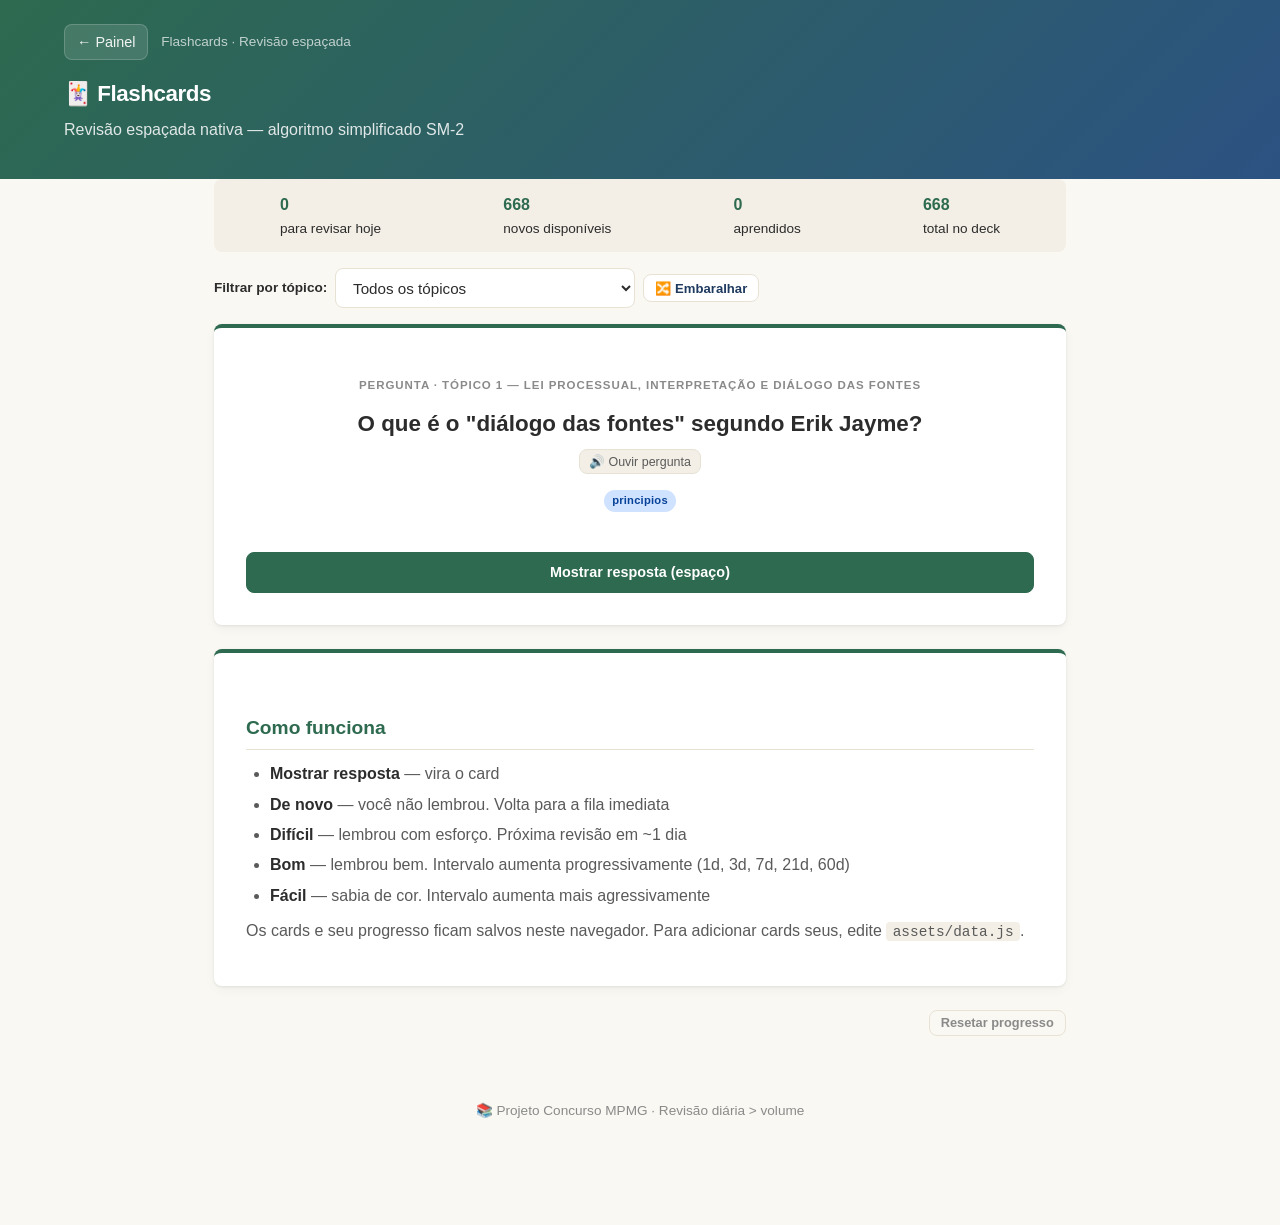
<file: flashcards.html>
<!DOCTYPE html>
<html lang="pt-BR">
<head>
<meta charset="UTF-8">
<meta name="viewport" content="width=device-width, initial-scale=1.0">
<title>Flashcards · Concurso MPMG</title>
<link rel="stylesheet" href="assets/style.css">
</head>
<body class="theme-resumos">

<header class="app-header">
  <div class="container">
    <div class="back-bar">
      <a href="index.html" id="back-link">← Painel</a>
      <span class="breadcrumb">Flashcards · Revisão espaçada</span>
    </div>
    <h1 class="small">🃏 Flashcards</h1>
    <p class="subtitle tight">Revisão espaçada nativa — algoritmo simplificado SM-2</p>
  </div>
</header>

<main class="container-narrow">

  <div class="flashcard-stats" id="stats">
    <span><strong id="stat-due">0</strong><br>para revisar hoje</span>
    <span><strong id="stat-new">0</strong><br>novos disponíveis</span>
    <span><strong id="stat-learned">0</strong><br>aprendidos</span>
    <span><strong id="stat-total">0</strong><br>total no deck</span>
  </div>

  <div class="form-row" style="display:flex; gap:0.5rem; align-items:center; flex-wrap:wrap; margin-bottom:1rem;">
    <label style="margin:0;">Filtrar por tópico:</label>
    <select id="filter-topic" style="max-width:300px;"></select>
    <button class="btn btn-sm" id="btn-shuffle">🔀 Embaralhar</button>
  </div>

  <div class="flashcard-stage">
    <div class="flashcard" id="card-area">
      <div class="empty-state">
        <span class="icon">🎉</span>
        <p>Sem cartas para revisar agora.<br>Clique em "Próximo" para começar com cartas novas.</p>
      </div>
    </div>
    <div class="flashcard-controls" id="controls">
      <button class="btn btn-ghost" id="btn-show">Mostrar resposta</button>
    </div>
  </div>

  <div class="article-block">
    <h2>Como funciona</h2>
    <ul>
      <li><strong>Mostrar resposta</strong> — vira o card</li>
      <li><strong>De novo</strong> — você não lembrou. Volta para a fila imediata</li>
      <li><strong>Difícil</strong> — lembrou com esforço. Próxima revisão em ~1 dia</li>
      <li><strong>Bom</strong> — lembrou bem. Intervalo aumenta progressivamente (1d, 3d, 7d, 21d, 60d)</li>
      <li><strong>Fácil</strong> — sabia de cor. Intervalo aumenta mais agressivamente</li>
    </ul>
    <p>Os cards e seu progresso ficam salvos neste navegador. Para adicionar cards seus, edite <code>assets/data.js</code>.</p>
  </div>

  <div class="toolbar">
    <button class="btn btn-reset" id="btn-reset">Resetar progresso</button>
  </div>

</main>

<footer><p>📚 Projeto Concurso MPMG · Revisão diária &gt; volume</p></footer>

<script src="assets/data.js"></script>
<script src="assets/app.js"></script>
<script>
(function () {
  App.applyBackLink();

  const cards = APP_DATA.flashcards.slice();

  // estado por card no localStorage: { ease, interval, dueDate, reps, lapses }
  const STATE_KEY = 'flashcards-state';
  const state = App.load(STATE_KEY, {});

  // Inicializa estado para cards novos
  cards.forEach(c => {
    if (!state[c.id]) {
      state[c.id] = { ease: 2.5, interval: 0, dueDate: null, reps: 0, lapses: 0, learned: false };
    }
  });

  // popula filtro de tópicos
  const filterEl = document.getElementById('filter-topic');
  filterEl.innerHTML = '<option value="">Todos os tópicos</option>';
  APP_DATA.topics.forEach(t => {
    const cnt = cards.filter(c => c.topic === t.num).length;
    if (cnt > 0) {
      const opt = document.createElement('option');
      opt.value = t.num;
      opt.textContent = `${t.num}. ${t.title} (${cnt})`;
      filterEl.appendChild(opt);
    }
  });

  let queue = [];
  let current = null;
  let showingAnswer = false;
  let pretopic = parseInt(App.getQueryParam('topic')) || null;
  if (pretopic) filterEl.value = String(pretopic);

  function refreshStats() {
    const today = App.today();
    const filtered = filteredCards();
    const due = filtered.filter(c => state[c.id].dueDate && new Date(state[c.id].dueDate) <= today).length;
    const fresh = filtered.filter(c => state[c.id].reps === 0).length;
    const learned = filtered.filter(c => state[c.id].learned).length;
    document.getElementById('stat-due').textContent = due;
    document.getElementById('stat-new').textContent = fresh;
    document.getElementById('stat-learned').textContent = learned;
    document.getElementById('stat-total').textContent = filtered.length;
  }

  function filteredCards() {
    const t = parseInt(filterEl.value);
    return t ? cards.filter(c => c.topic === t) : cards;
  }

  function buildQueue() {
    const today = App.today();
    const all = filteredCards();
    // Prioridade: due > new
    const due = all.filter(c => state[c.id].dueDate && new Date(state[c.id].dueDate) <= today);
    const fresh = all.filter(c => state[c.id].reps === 0).slice(0, 10);
    queue = [...due, ...fresh];
    // embaralha
    queue.sort(() => Math.random() - 0.5);
  }

  function showCard() {
    showingAnswer = false;
    const area = document.getElementById('card-area');
    const controls = document.getElementById('controls');

    if (!current) {
      area.innerHTML = `
        <div class="empty-state">
          <span class="icon">🎉</span>
          <p>Sem cartas para revisar nesse filtro agora.<br>Volte mais tarde ou troque o filtro.</p>
        </div>`;
      controls.innerHTML = `<button class="btn btn-ghost" id="btn-show" disabled>Mostrar resposta</button>`;
      return;
    }

    const tname = (APP_DATA.topics.find(t => t.num === current.topic) || {}).title || '';
    const tagsHtml = (current.tags || []).map(t => `<span class="tag tag-novo">${App.escape(t)}</span>`).join('');

    area.innerHTML = `
      <span class="face-label">Pergunta · Tópico ${current.topic} — ${App.escape(tname)}</span>
      <div class="question">${App.escape(current.q)}</div>
      <button class="btn-tts" data-tts-q style="margin-top:0.6rem;">🔊 Ouvir pergunta</button>
      <div class="tags">${tagsHtml}</div>
    `;
    area.querySelector('[data-tts-q]').addEventListener('click', (e) => App.tts.speak(current.q, e.currentTarget));
    controls.innerHTML = `<button class="btn btn-theme" id="btn-show" style="grid-column:1/-1;">Mostrar resposta (espaço)</button>`;
    document.getElementById('btn-show').addEventListener('click', flipCard);
  }

  function flipCard() {
    if (!current) return;
    showingAnswer = true;
    const area = document.getElementById('card-area');
    const controls = document.getElementById('controls');
    const tname = (APP_DATA.topics.find(t => t.num === current.topic) || {}).title || '';

    area.innerHTML = `
      <span class="face-label">Resposta · Tópico ${current.topic} — ${App.escape(tname)}</span>
      <div style="margin-bottom:1rem; font-size:0.9rem; color:var(--text-muted);">${App.escape(current.q)}</div>
      <div class="answer"><strong>${App.escape(current.a)}</strong></div>
      <button class="btn-tts" data-tts-a style="margin-top:0.6rem;">🔊 Ouvir resposta</button>
    `;
    area.querySelector('[data-tts-a]').addEventListener('click', (e) => App.tts.speak(current.q + '. Resposta: ' + current.a, e.currentTarget));
    controls.innerHTML = `
      <button class="btn btn-danger" data-grade="0">De novo</button>
      <button class="btn" data-grade="2">Difícil</button>
      <button class="btn btn-success" data-grade="3">Bom</button>
      <button class="btn btn-primary" data-grade="4">Fácil</button>
    `;
    controls.querySelectorAll('button[data-grade]').forEach(b => {
      b.addEventListener('click', () => grade(parseInt(b.dataset.grade)));
    });
  }

  // SM-2 simplificado
  function grade(g) {
    if (!current) return;
    const s = state[current.id];
    s.reps = (s.reps || 0) + 1;

    if (g === 0) {
      // De novo: zerar interval, voltar para fila imediata
      s.lapses = (s.lapses || 0) + 1;
      s.interval = 0;
      s.ease = Math.max(1.3, s.ease - 0.2);
      s.dueDate = App.today().toISOString();
      // empurra para o final da fila para tentar de novo na mesma sessão
      queue.push(current);
    } else {
      if (g === 2) {
        s.interval = s.interval === 0 ? 1 : Math.max(1, Math.round(s.interval * 1.2));
        s.ease = Math.max(1.3, s.ease - 0.15);
      } else if (g === 3) {
        if (s.interval === 0) s.interval = 1;
        else if (s.interval === 1) s.interval = 3;
        else s.interval = Math.round(s.interval * s.ease);
      } else if (g === 4) {
        if (s.interval === 0) s.interval = 3;
        else s.interval = Math.round(s.interval * s.ease * 1.3);
        s.ease = s.ease + 0.1;
      }
      s.dueDate = App.addDays(App.today(), s.interval).toISOString();
      if (s.reps >= 3 && s.interval >= 7) s.learned = true;
    }

    App.save(STATE_KEY, state);
    next();
    refreshStats();
  }

  function next() {
    current = queue.shift() || null;
    showCard();
  }

  filterEl.addEventListener('change', () => {
    buildQueue();
    refreshStats();
    next();
  });

  document.getElementById('btn-shuffle').addEventListener('click', () => {
    queue.sort(() => Math.random() - 0.5);
    next();
    App.toast('Embaralhado');
  });

  document.getElementById('btn-reset').addEventListener('click', () => {
    if (!confirm('Resetar TODO o progresso de flashcards?')) return;
    App.remove(STATE_KEY);
    location.reload();
  });

  // Atalho: espaço vira card
  document.addEventListener('keydown', (e) => {
    if (e.code === 'Space' && !showingAnswer && current) {
      e.preventDefault(); flipCard();
    }
  });

  // Inicializa
  buildQueue();
  refreshStats();
  next();
})();
</script>

</body>
</html>
</file>
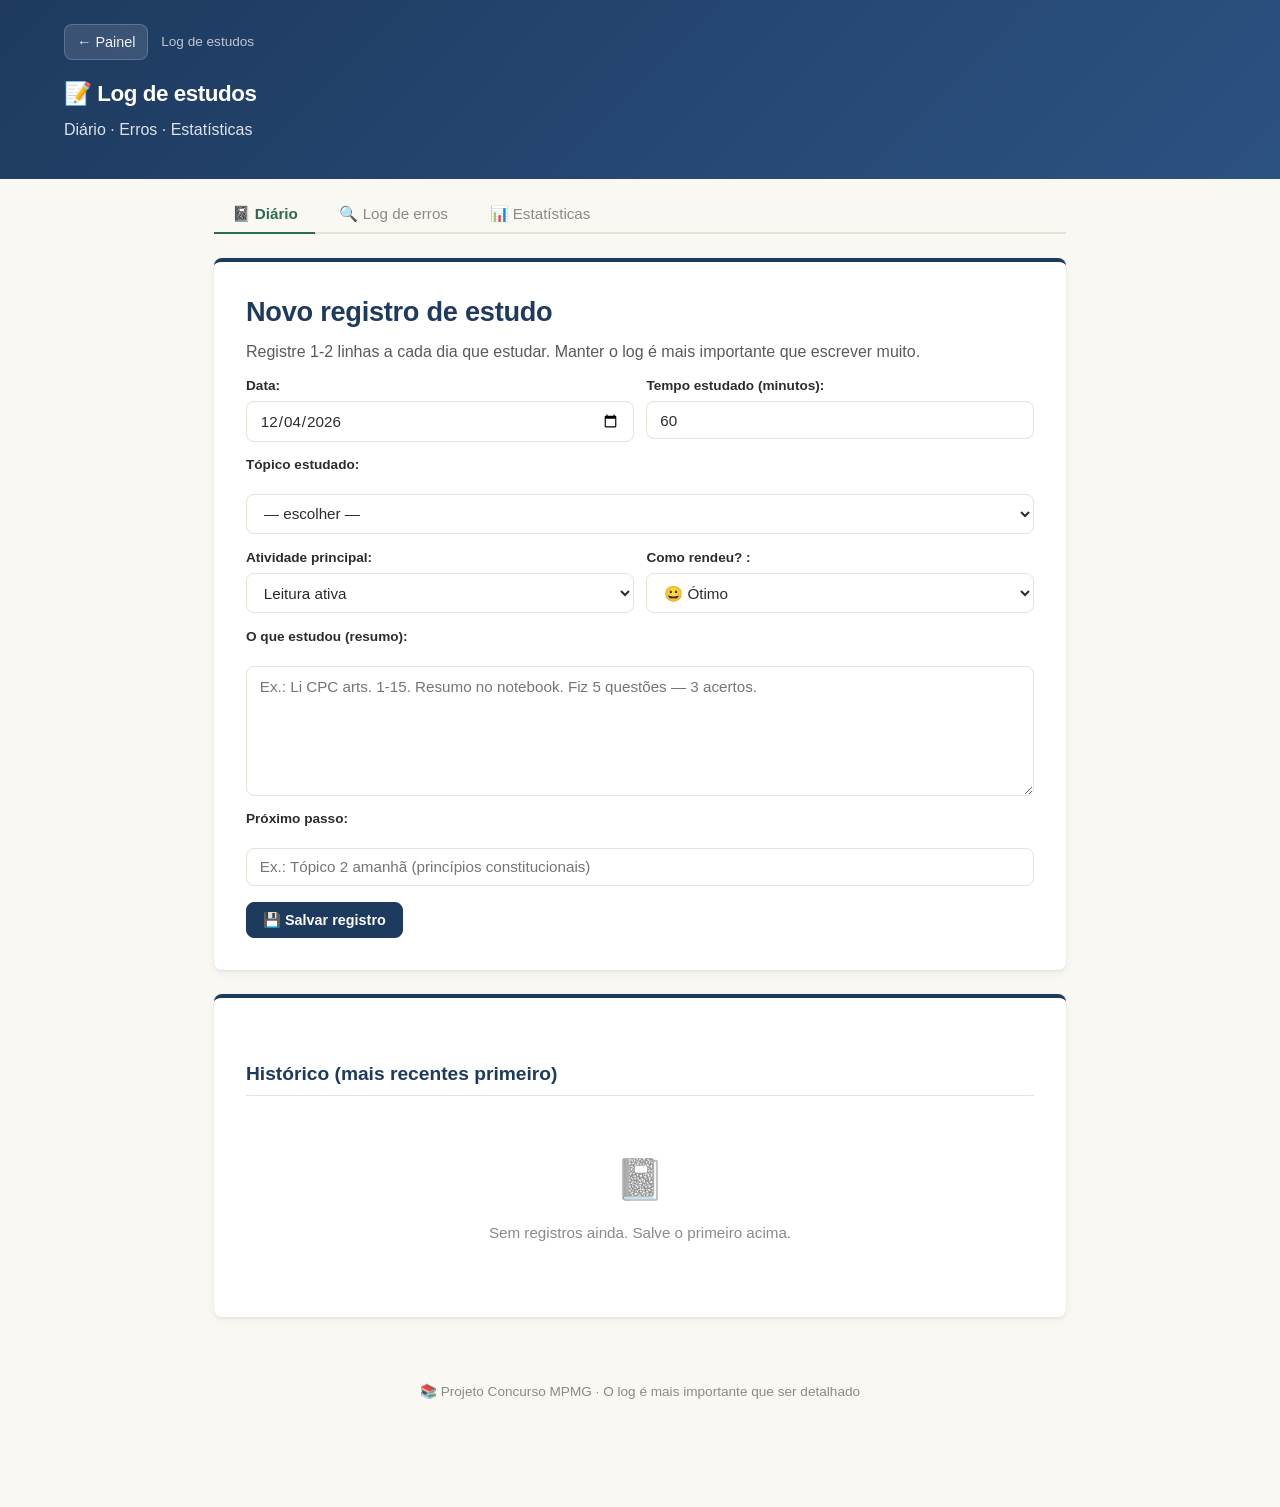
<file: log.html>
<!DOCTYPE html>
<html lang="pt-BR">
<head>
<meta charset="UTF-8">
<meta name="viewport" content="width=device-width, initial-scale=1.0">
<title>Log · Concurso MPMG</title>
<link rel="stylesheet" href="assets/style.css">
</head>
<body class="theme-cronograma">

<header class="app-header">
  <div class="container">
    <div class="back-bar">
      <a href="index.html">← Painel</a>
      <span class="breadcrumb">Log de estudos</span>
    </div>
    <h1 class="small">📝 Log de estudos</h1>
    <p class="subtitle tight">Diário · Erros · Estatísticas</p>
  </div>
</header>

<main class="container-narrow">

  <div class="tabs">
    <button class="tab active" data-tab="diario">📓 Diário</button>
    <button class="tab" data-tab="erros">🔍 Log de erros</button>
    <button class="tab" data-tab="stats">📊 Estatísticas</button>
  </div>

  <!-- DIÁRIO -->
  <div class="tab-content active" id="tab-diario">
    <div class="article-block" id="novo">
      <h1>Novo registro de estudo</h1>
      <p>Registre 1-2 linhas a cada dia que estudar. Manter o log é mais importante que escrever muito.</p>

      <div class="form-row cols-2">
        <div>
          <label>Data:</label>
          <input type="date" id="d-date">
        </div>
        <div>
          <label>Tempo estudado (minutos):</label>
          <input type="number" id="d-minutes" value="60" min="0" max="600">
        </div>
      </div>

      <div class="form-row">
        <label>Tópico estudado:</label>
        <select id="d-topic"></select>
      </div>

      <div class="form-row cols-2">
        <div>
          <label>Atividade principal:</label>
          <select id="d-activity">
            <option value="leitura">Leitura ativa</option>
            <option value="resumo">Escrever resumo</option>
            <option value="questoes">Resolver questões</option>
            <option value="flashcards">Revisão Anki/flashcards</option>
            <option value="revisao">Revisão de resumo</option>
            <option value="simulado">Simulado</option>
            <option value="aula">Aula em vídeo</option>
            <option value="outro">Outro</option>
          </select>
        </div>
        <div>
          <label>Como rendeu? :</label>
          <select id="d-feel">
            <option value="otimo">😀 Ótimo</option>
            <option value="bom">🙂 Bom</option>
            <option value="ok">😐 Ok</option>
            <option value="ruim">😟 Ruim</option>
          </select>
        </div>
      </div>

      <div class="form-row">
        <label>O que estudou (resumo):</label>
        <textarea id="d-content" placeholder="Ex.: Li CPC arts. 1-15. Resumo no notebook. Fiz 5 questões — 3 acertos."></textarea>
      </div>

      <div class="form-row">
        <label>Próximo passo:</label>
        <input type="text" id="d-next" placeholder="Ex.: Tópico 2 amanhã (princípios constitucionais)">
      </div>

      <div class="btn-row" style="margin-top:1rem;">
        <button class="btn btn-primary" id="btn-save-diario">💾 Salvar registro</button>
      </div>
    </div>

    <div class="article-block">
      <h2>Histórico (mais recentes primeiro)</h2>
      <div id="diario-list"></div>
    </div>
  </div>

  <!-- ERROS -->
  <div class="tab-content" id="tab-erros">
    <div class="article-block">
      <h1>Log de erros</h1>
      <p>Questões erradas no simulado caem aqui automaticamente. <strong>Revisite cada erro em D+7 e D+21.</strong></p>

      <div class="callout callout-warn">
        <strong>Padrão recomendado:</strong> ler o erro → entender o porquê → criar flashcard imediatamente se errar de novo.
      </div>

      <div id="erros-stats" style="margin: 1rem 0;"></div>
      <div id="erros-list"></div>

      <div class="toolbar">
        <button class="btn btn-reset" id="btn-clear-erros">Limpar log de erros</button>
      </div>
    </div>

    <div class="article-block">
      <h2>Adicionar erro manualmente</h2>
      <p>Para questões fora do simulado integrado.</p>
      <div class="form-row cols-2">
        <div>
          <label>Tópico:</label>
          <select id="e-topic"></select>
        </div>
        <div>
          <label>Banca/origem:</label>
          <input type="text" id="e-source" placeholder="Ex.: IBGP MPMG LXI Q42">
        </div>
      </div>
      <div class="form-row">
        <label>Resumo do enunciado:</label>
        <textarea id="e-statement" placeholder="..."></textarea>
      </div>
      <div class="form-row cols-2">
        <div>
          <label>Sua resposta:</label>
          <input type="text" id="e-given">
        </div>
        <div>
          <label>Resposta correta:</label>
          <input type="text" id="e-correct">
        </div>
      </div>
      <div class="form-row">
        <label>Por que errou / aprendizado:</label>
        <textarea id="e-explain" placeholder="Em 1 frase: o que aprendeu com esse erro."></textarea>
      </div>
      <div class="btn-row">
        <button class="btn btn-primary" id="btn-save-erro">💾 Adicionar erro</button>
      </div>
    </div>
  </div>

  <!-- STATS -->
  <div class="tab-content" id="tab-stats">
    <div class="article-block">
      <h1>Estatísticas</h1>
      <div class="flashcard-stats" id="kpis">
        <span><strong id="k-dias">0</strong><br>dias de estudo</span>
        <span><strong id="k-horas">0h</strong><br>tempo total</span>
        <span><strong id="k-streak">0</strong><br>sequência atual</span>
        <span><strong id="k-erros">0</strong><br>erros registrados</span>
      </div>

      <h2>Estudo por tópico</h2>
      <div id="topic-stats"></div>

      <h2>Histórico semanal (últimas 8 semanas)</h2>
      <div id="weekly-stats"></div>

      <h2>Tópicos com mais erros</h2>
      <div id="topic-errors"></div>
    </div>
  </div>

</main>

<footer><p>📚 Projeto Concurso MPMG · O log é mais importante que ser detalhado</p></footer>

<script src="assets/data.js"></script>
<script src="assets/app.js"></script>
<script>
(function () {
  // popula selects
  function populateTopics(sel) {
    sel.innerHTML = '<option value="">— escolher —</option>';
    APP_DATA.topics.forEach(t => {
      const o = document.createElement('option');
      o.value = t.num; o.textContent = `${t.num}. ${t.title}`;
      sel.appendChild(o);
    });
  }
  populateTopics(document.getElementById('d-topic'));
  populateTopics(document.getElementById('e-topic'));

  // data padrão = hoje
  const today = new Date();
  const yyyy = today.getFullYear();
  const mm = String(today.getMonth() + 1).padStart(2, '0');
  const dd = String(today.getDate()).padStart(2, '0');
  document.getElementById('d-date').value = `${yyyy}-${mm}-${dd}`;

  // tabs
  document.querySelectorAll('.tab').forEach(tab => {
    tab.addEventListener('click', () => {
      document.querySelectorAll('.tab').forEach(t => t.classList.remove('active'));
      document.querySelectorAll('.tab-content').forEach(c => c.classList.remove('active'));
      tab.classList.add('active');
      document.getElementById('tab-' + tab.dataset.tab).classList.add('active');
    });
  });

  // hash deeplink
  const hash = location.hash.replace('#','');
  if (hash === 'erros') document.querySelector('.tab[data-tab="erros"]').click();
  if (hash === 'stats') document.querySelector('.tab[data-tab="stats"]').click();

  // ----- DIÁRIO -----
  const DIARIO_KEY = 'log-diario';

  document.getElementById('btn-save-diario').addEventListener('click', () => {
    const entry = {
      date: document.getElementById('d-date').value,
      minutes: parseInt(document.getElementById('d-minutes').value) || 0,
      topic: document.getElementById('d-topic').value,
      activity: document.getElementById('d-activity').value,
      feel: document.getElementById('d-feel').value,
      content: document.getElementById('d-content').value,
      next: document.getElementById('d-next').value,
      createdAt: new Date().toISOString()
    };
    if (!entry.date) { alert('Informe a data'); return; }
    const log = App.load(DIARIO_KEY, []);
    log.push(entry);
    App.save(DIARIO_KEY, log);
    App.toast('Registro salvo');
    // limpa
    document.getElementById('d-content').value = '';
    document.getElementById('d-next').value = '';
    renderDiario();
    renderStats();
  });

  function renderDiario() {
    const log = App.load(DIARIO_KEY, []);
    const div = document.getElementById('diario-list');
    if (!log.length) {
      div.innerHTML = '<div class="empty-state"><span class="icon">📓</span>Sem registros ainda. Salve o primeiro acima.</div>';
      return;
    }
    const sorted = log.slice().sort((a,b) => b.date.localeCompare(a.date) || b.createdAt.localeCompare(a.createdAt));
    let html = '';
    const feelEmoji = { otimo:'😀', bom:'🙂', ok:'😐', ruim:'😟' };
    sorted.forEach((e, idx) => {
      const tName = e.topic ? (APP_DATA.topics.find(t => t.num === parseInt(e.topic)) || {}).title : '';
      html += `<div class="log-entry">
        <div class="log-date">${App.formatDate(e.date)} · ${e.minutes} min · ${feelEmoji[e.feel] || ''} ${App.escape(e.activity)}</div>
        ${tName ? `<div class="log-meta"><strong>Tópico ${e.topic}:</strong> ${App.escape(tName)}</div>` : ''}
        <div class="log-content">${App.escape(e.content || '(sem detalhes)')}</div>
        ${e.next ? `<div class="log-meta">→ ${App.escape(e.next)}</div>` : ''}
        <div class="log-actions"><button class="btn btn-sm btn-reset" data-del="${idx}">Excluir</button></div>
      </div>`;
    });
    div.innerHTML = html;
    div.querySelectorAll('button[data-del]').forEach(b => {
      b.addEventListener('click', () => {
        if (!confirm('Excluir este registro?')) return;
        const list = App.load(DIARIO_KEY, []);
        const sortedAgain = list.slice().sort((a,b) => b.date.localeCompare(a.date) || b.createdAt.localeCompare(a.createdAt));
        const target = sortedAgain[parseInt(b.dataset.del)];
        const filtered = list.filter(x => x.createdAt !== target.createdAt);
        App.save(DIARIO_KEY, filtered);
        renderDiario();
        renderStats();
      });
    });
  }
  renderDiario();

  // ----- ERROS -----
  const ERR_KEY = 'log-erros';

  function renderErros() {
    const errs = App.load(ERR_KEY, []);
    const div = document.getElementById('erros-list');
    const stats = document.getElementById('erros-stats');
    if (!errs.length) {
      div.innerHTML = '<div class="empty-state"><span class="icon">🔍</span>Nenhum erro registrado ainda.</div>';
      stats.innerHTML = '';
      return;
    }
    stats.innerHTML = `<div class="callout callout-info"><strong>Total: ${errs.length} erros registrados.</strong> Marque os mais frequentes como flashcard.</div>`;
    let html = '';
    const sorted = errs.slice().reverse();
    sorted.forEach((e, idx) => {
      const tName = e.topic ? (APP_DATA.topics.find(t => t.num === parseInt(e.topic)) || {}).title : '';
      html += `<div class="log-entry">
        <div class="log-date">${App.formatDate(e.date)} · Tópico ${e.topic || '?'}: ${App.escape(tName || '')} ${e.source ? '· ' + App.escape(e.source) : ''}</div>
        <div class="log-content"><strong>Enunciado:</strong> ${App.escape(e.statement || '(do simulado)')}</div>
        <div class="log-meta"><strong>Sua resposta:</strong> ${App.escape(e.given || '?')} · <strong>Correta:</strong> ${App.escape(e.correct || '?')}</div>
        ${e.explanation ? `<div class="log-content" style="margin-top:0.4rem;"><em>${App.escape(e.explanation)}</em></div>` : ''}
        <div class="log-actions"><button class="btn btn-sm btn-reset" data-del="${idx}">Excluir</button></div>
      </div>`;
    });
    div.innerHTML = html;
    div.querySelectorAll('button[data-del]').forEach(b => {
      b.addEventListener('click', () => {
        if (!confirm('Excluir este erro?')) return;
        const list = App.load(ERR_KEY, []);
        const reversed = list.slice().reverse();
        const target = reversed[parseInt(b.dataset.del)];
        const filtered = list.filter(x => x.date !== target.date || x.statement !== target.statement);
        App.save(ERR_KEY, filtered);
        renderErros();
        renderStats();
      });
    });
  }
  renderErros();

  document.getElementById('btn-save-erro').addEventListener('click', () => {
    const e = {
      date: new Date().toISOString(),
      topic: document.getElementById('e-topic').value,
      source: document.getElementById('e-source').value,
      statement: document.getElementById('e-statement').value,
      given: document.getElementById('e-given').value,
      correct: document.getElementById('e-correct').value,
      explanation: document.getElementById('e-explain').value
    };
    if (!e.statement) { alert('Adicione ao menos um resumo do enunciado'); return; }
    const list = App.load(ERR_KEY, []);
    list.push(e);
    App.save(ERR_KEY, list);
    App.toast('Erro adicionado');
    document.getElementById('e-statement').value = '';
    document.getElementById('e-given').value = '';
    document.getElementById('e-correct').value = '';
    document.getElementById('e-explain').value = '';
    document.getElementById('e-source').value = '';
    renderErros();
    renderStats();
  });

  document.getElementById('btn-clear-erros').addEventListener('click', () => {
    if (!confirm('Limpar TODO o log de erros? (não dá para desfazer)')) return;
    App.remove(ERR_KEY);
    renderErros();
    renderStats();
  });

  // ----- STATS -----
  function renderStats() {
    const log = App.load(DIARIO_KEY, []);
    const errs = App.load(ERR_KEY, []);

    const dias = new Set(log.map(e => e.date)).size;
    const horas = log.reduce((a, e) => a + (e.minutes || 0), 0) / 60;

    // streak: dias consecutivos contando para trás de hoje
    const days = new Set(log.map(e => e.date));
    let streak = 0;
    let cur = new Date();
    while (true) {
      const k = cur.toISOString().slice(0,10);
      if (days.has(k)) { streak++; cur.setDate(cur.getDate() - 1); }
      else break;
      if (streak > 1000) break;
    }

    document.getElementById('k-dias').textContent = dias;
    document.getElementById('k-horas').textContent = horas.toFixed(1) + 'h';
    document.getElementById('k-streak').textContent = streak;
    document.getElementById('k-erros').textContent = errs.length;

    // por tópico
    const byTopic = {};
    log.forEach(e => {
      if (!e.topic) return;
      byTopic[e.topic] = (byTopic[e.topic] || 0) + (e.minutes || 0);
    });
    const tDiv = document.getElementById('topic-stats');
    if (Object.keys(byTopic).length === 0) {
      tDiv.innerHTML = '<p style="color:var(--text-muted);">Sem dados ainda.</p>';
    } else {
      let html = '<table><thead><tr><th>Tópico</th><th>Tempo (min)</th><th>%</th></tr></thead><tbody>';
      const total = Object.values(byTopic).reduce((a,b) => a+b, 0);
      Object.entries(byTopic).sort((a,b) => b[1]-a[1]).forEach(([t, mins]) => {
        const tName = (APP_DATA.topics.find(x => x.num === parseInt(t)) || {}).title || '';
        const pct = ((mins/total)*100).toFixed(1);
        html += `<tr><td>${t}. ${App.escape(tName)}</td><td>${mins}</td><td>${pct}%</td></tr>`;
      });
      html += '</tbody></table>';
      tDiv.innerHTML = html;
    }

    // semanal (últimas 8 semanas)
    const weekly = {};
    log.forEach(e => {
      const d = new Date(e.date + 'T00:00:00');
      const day = d.getDay();
      const monday = new Date(d);
      monday.setDate(d.getDate() - (day === 0 ? 6 : day - 1));
      const key = monday.toISOString().slice(0,10);
      weekly[key] = (weekly[key] || 0) + (e.minutes || 0);
    });
    const wDiv = document.getElementById('weekly-stats');
    if (Object.keys(weekly).length === 0) {
      wDiv.innerHTML = '<p style="color:var(--text-muted);">Sem dados ainda.</p>';
    } else {
      let html = '<table><thead><tr><th>Semana de</th><th>Minutos</th><th>Horas</th></tr></thead><tbody>';
      Object.entries(weekly).sort((a,b) => b[0].localeCompare(a[0])).slice(0,8).forEach(([k, m]) => {
        html += `<tr><td>${App.formatDate(k)}</td><td>${m}</td><td>${(m/60).toFixed(1)}h</td></tr>`;
      });
      html += '</tbody></table>';
      wDiv.innerHTML = html;
    }

    // erros por tópico
    const errByT = {};
    errs.forEach(e => {
      if (e.topic) errByT[e.topic] = (errByT[e.topic] || 0) + 1;
    });
    const eDiv = document.getElementById('topic-errors');
    if (Object.keys(errByT).length === 0) {
      eDiv.innerHTML = '<p style="color:var(--text-muted);">Sem erros registrados.</p>';
    } else {
      let html = '<table><thead><tr><th>Tópico</th><th>Erros</th></tr></thead><tbody>';
      Object.entries(errByT).sort((a,b) => b[1]-a[1]).forEach(([t, n]) => {
        const tName = (APP_DATA.topics.find(x => x.num === parseInt(t)) || {}).title || '';
        html += `<tr><td>${t}. ${App.escape(tName)}</td><td>${n}</td></tr>`;
      });
      html += '</tbody></table>';
      eDiv.innerHTML = html;
    }
  }
  renderStats();
})();
</script>

</body>
</html>
</file>
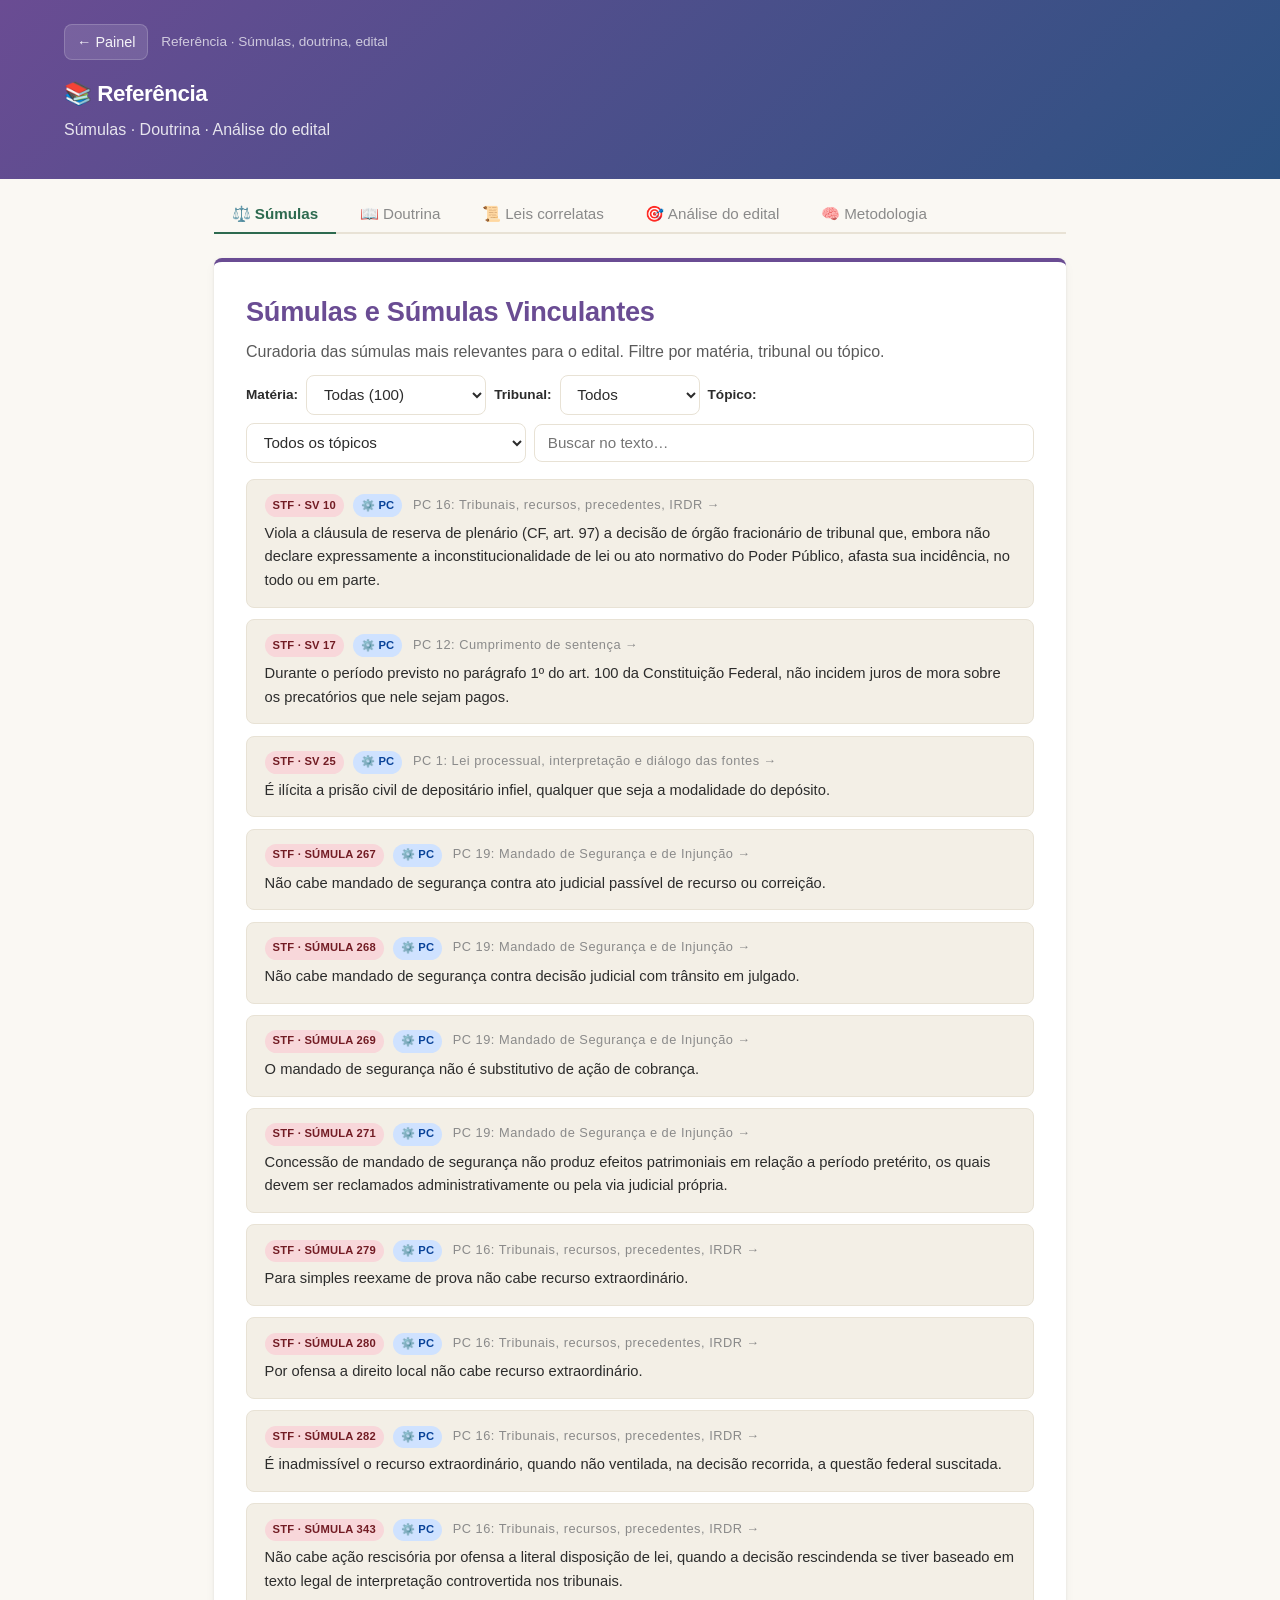
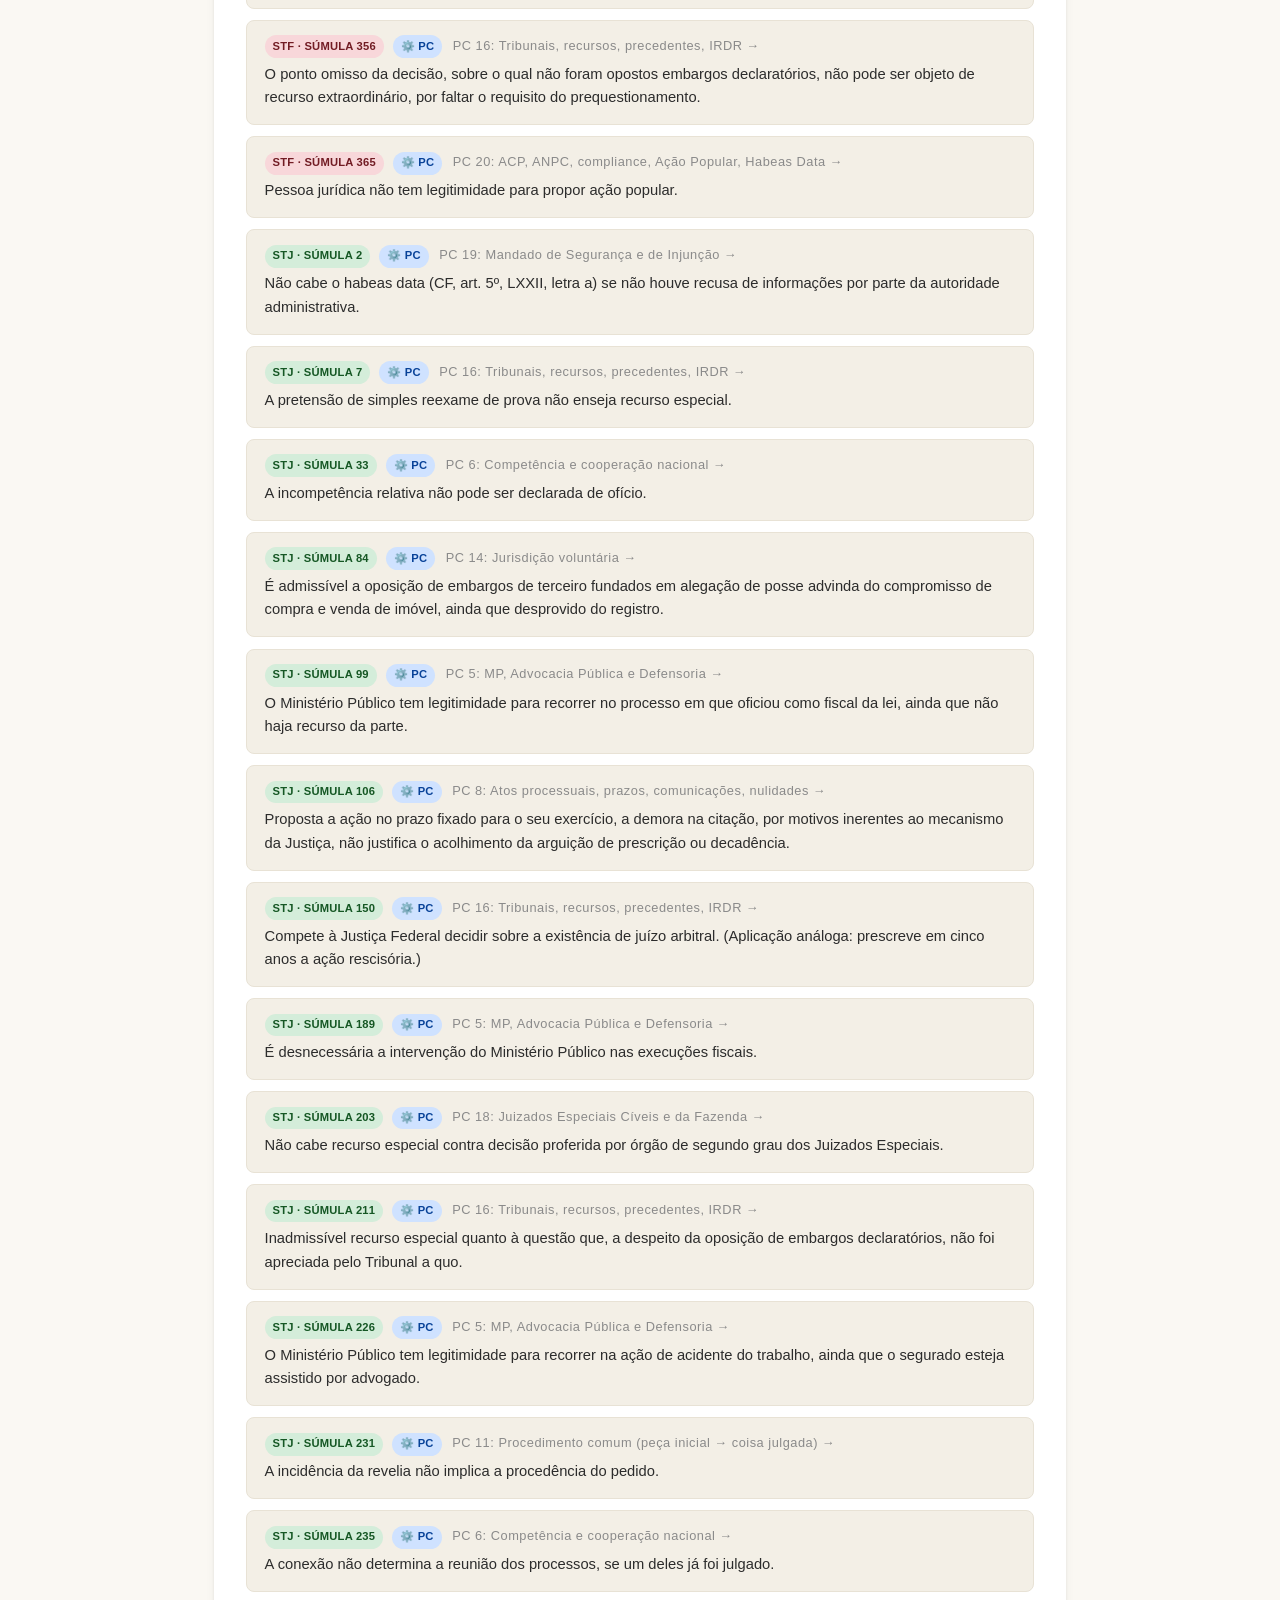
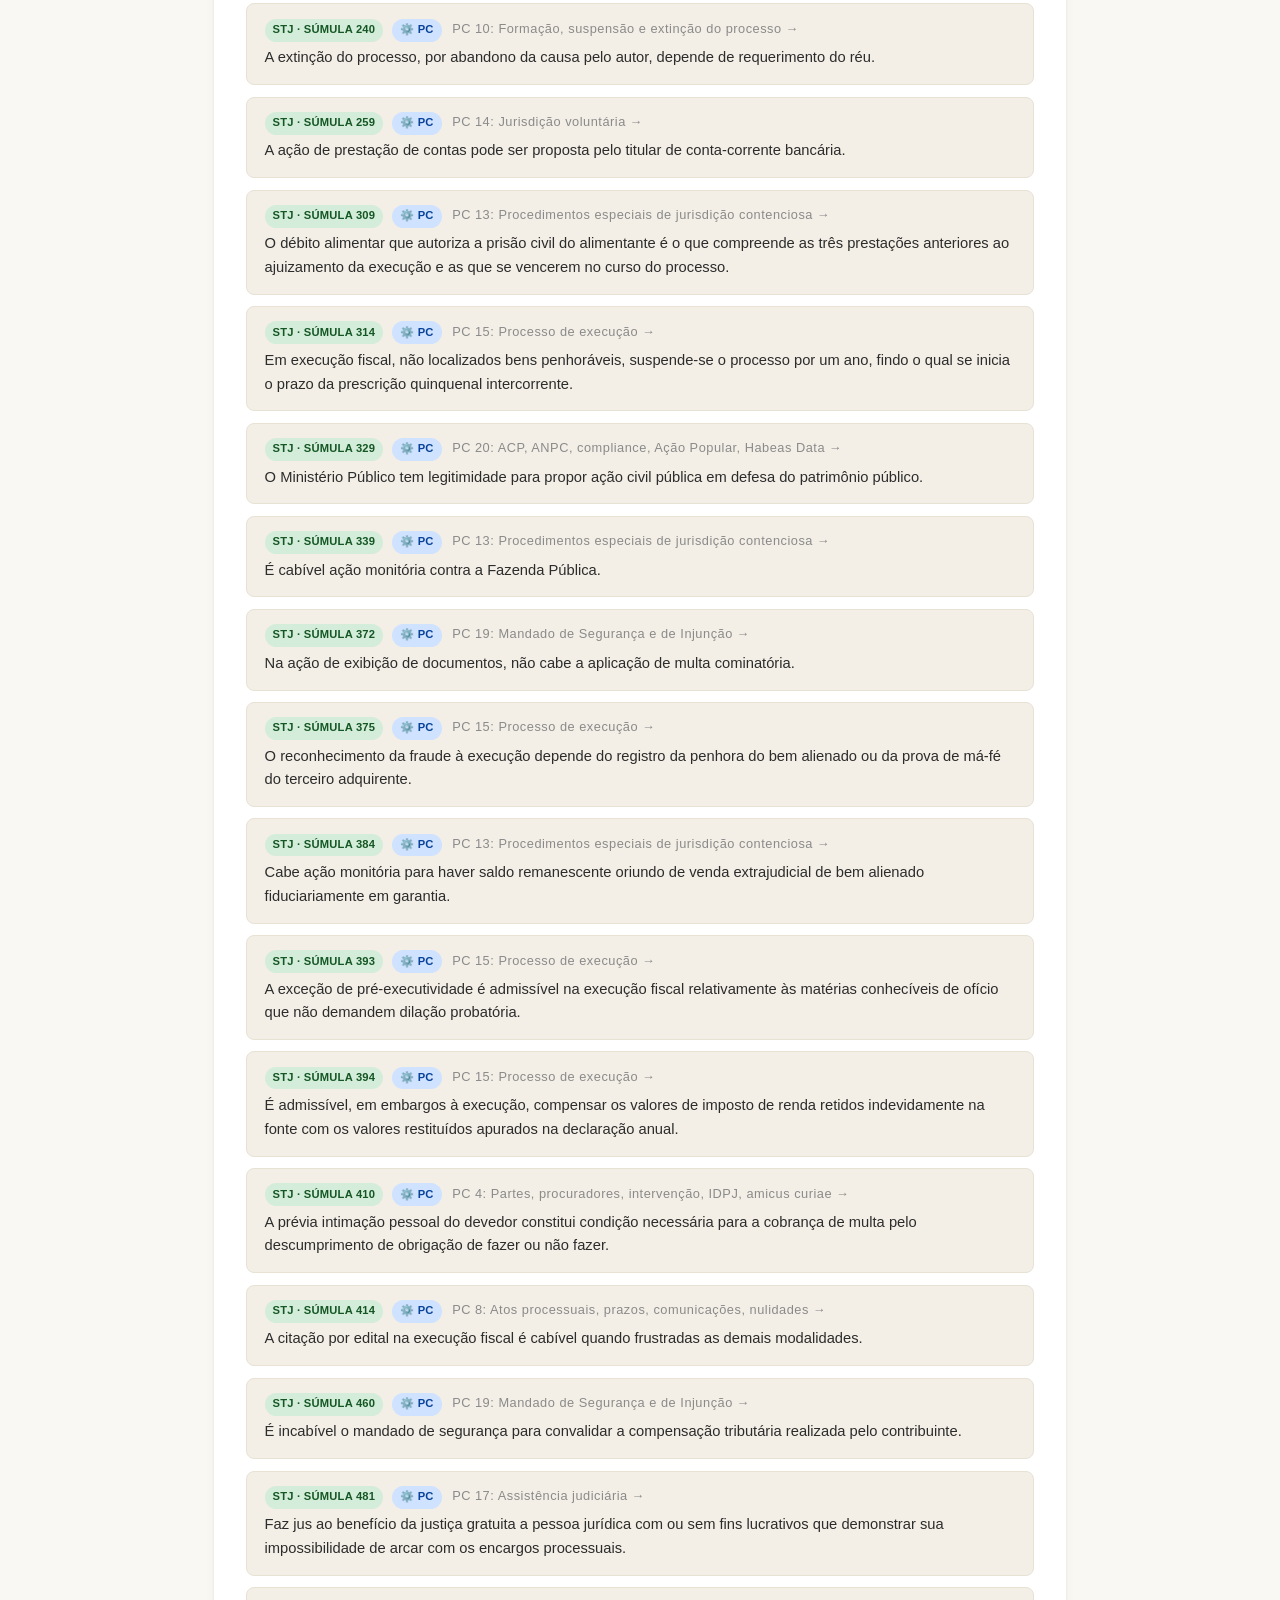
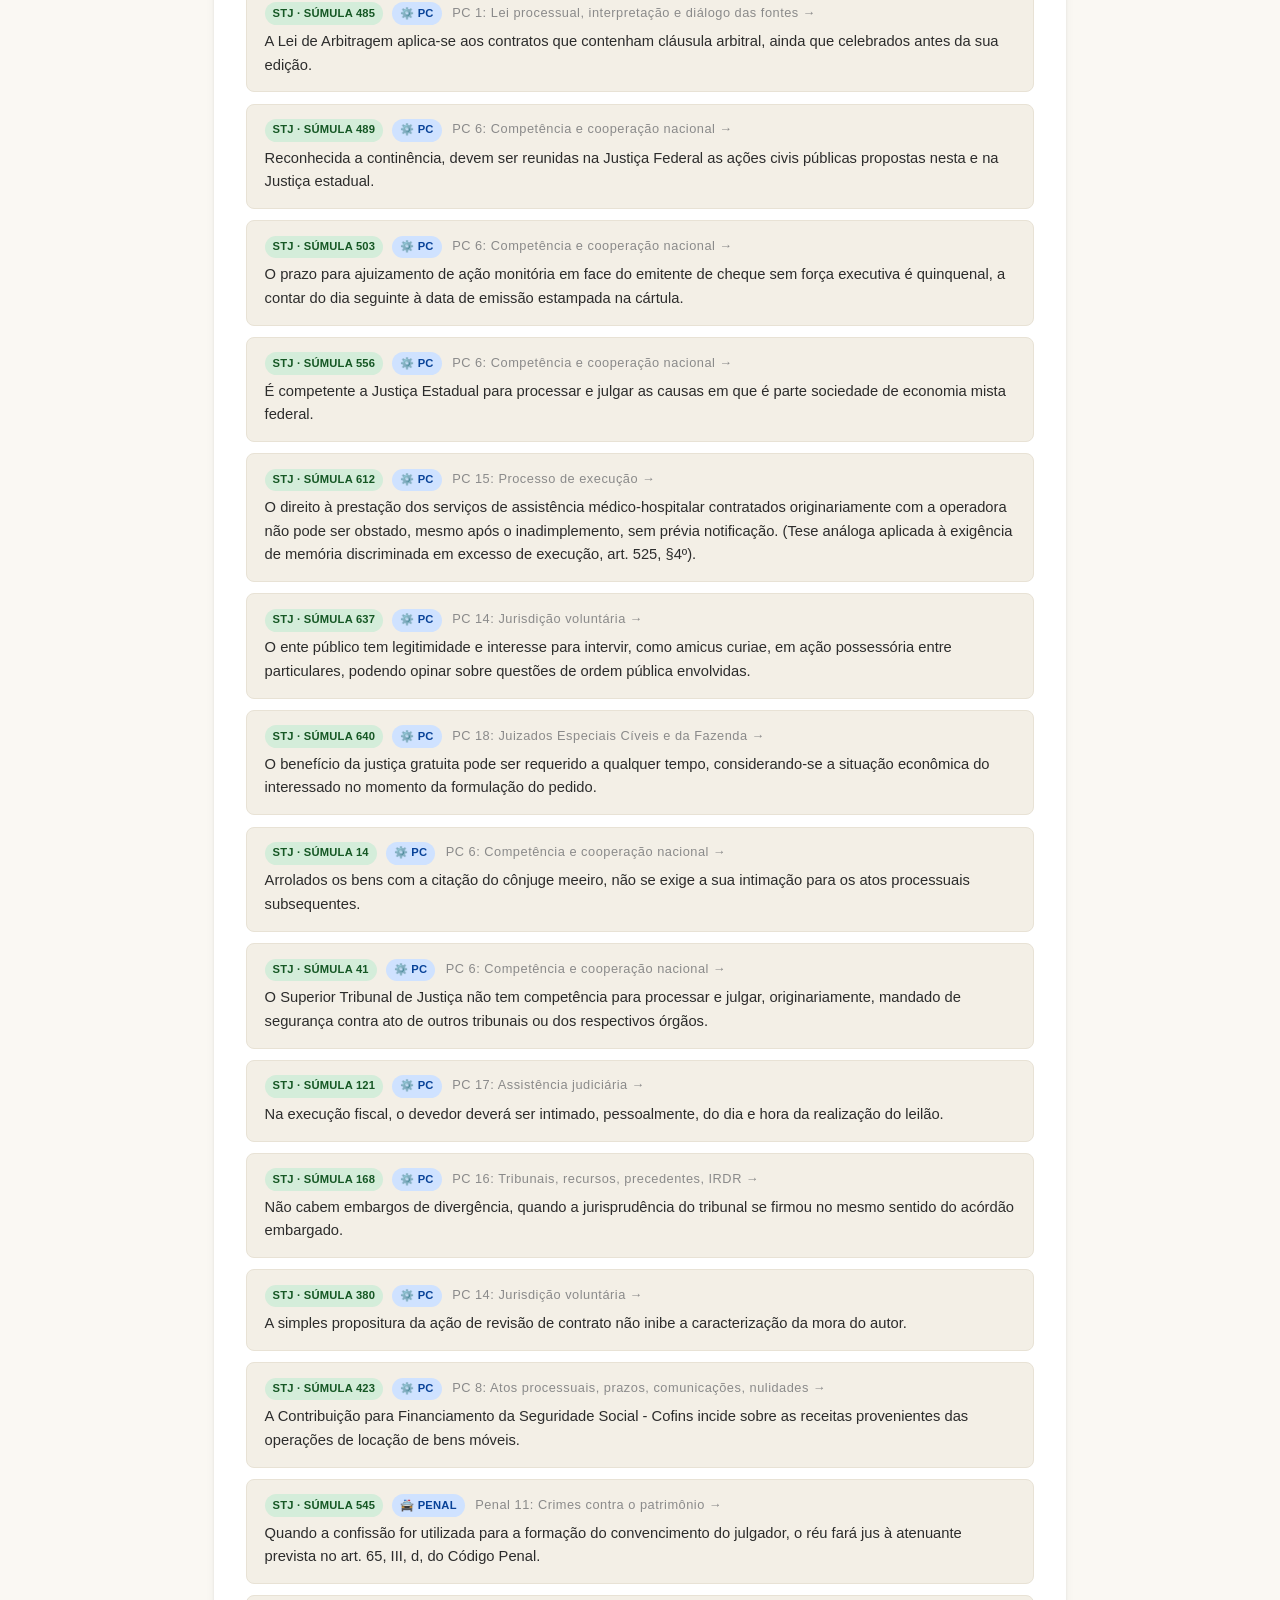
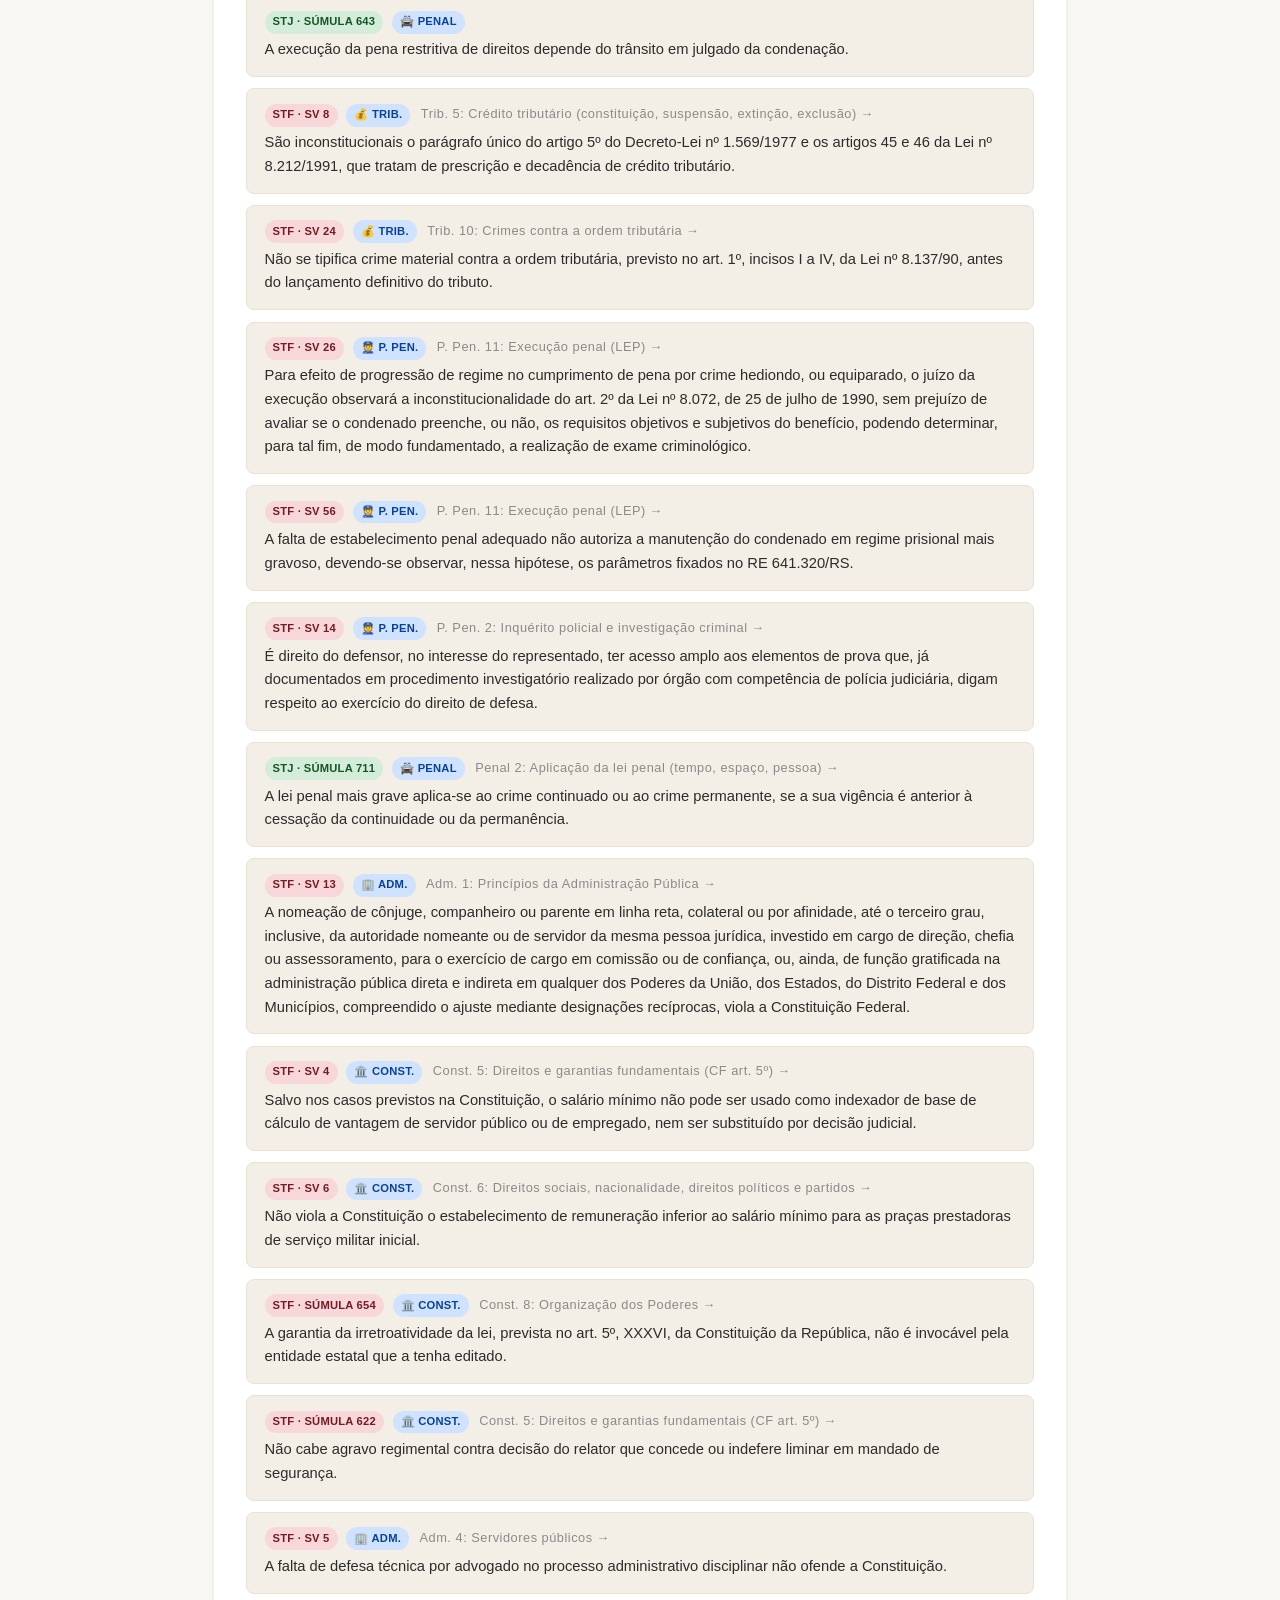
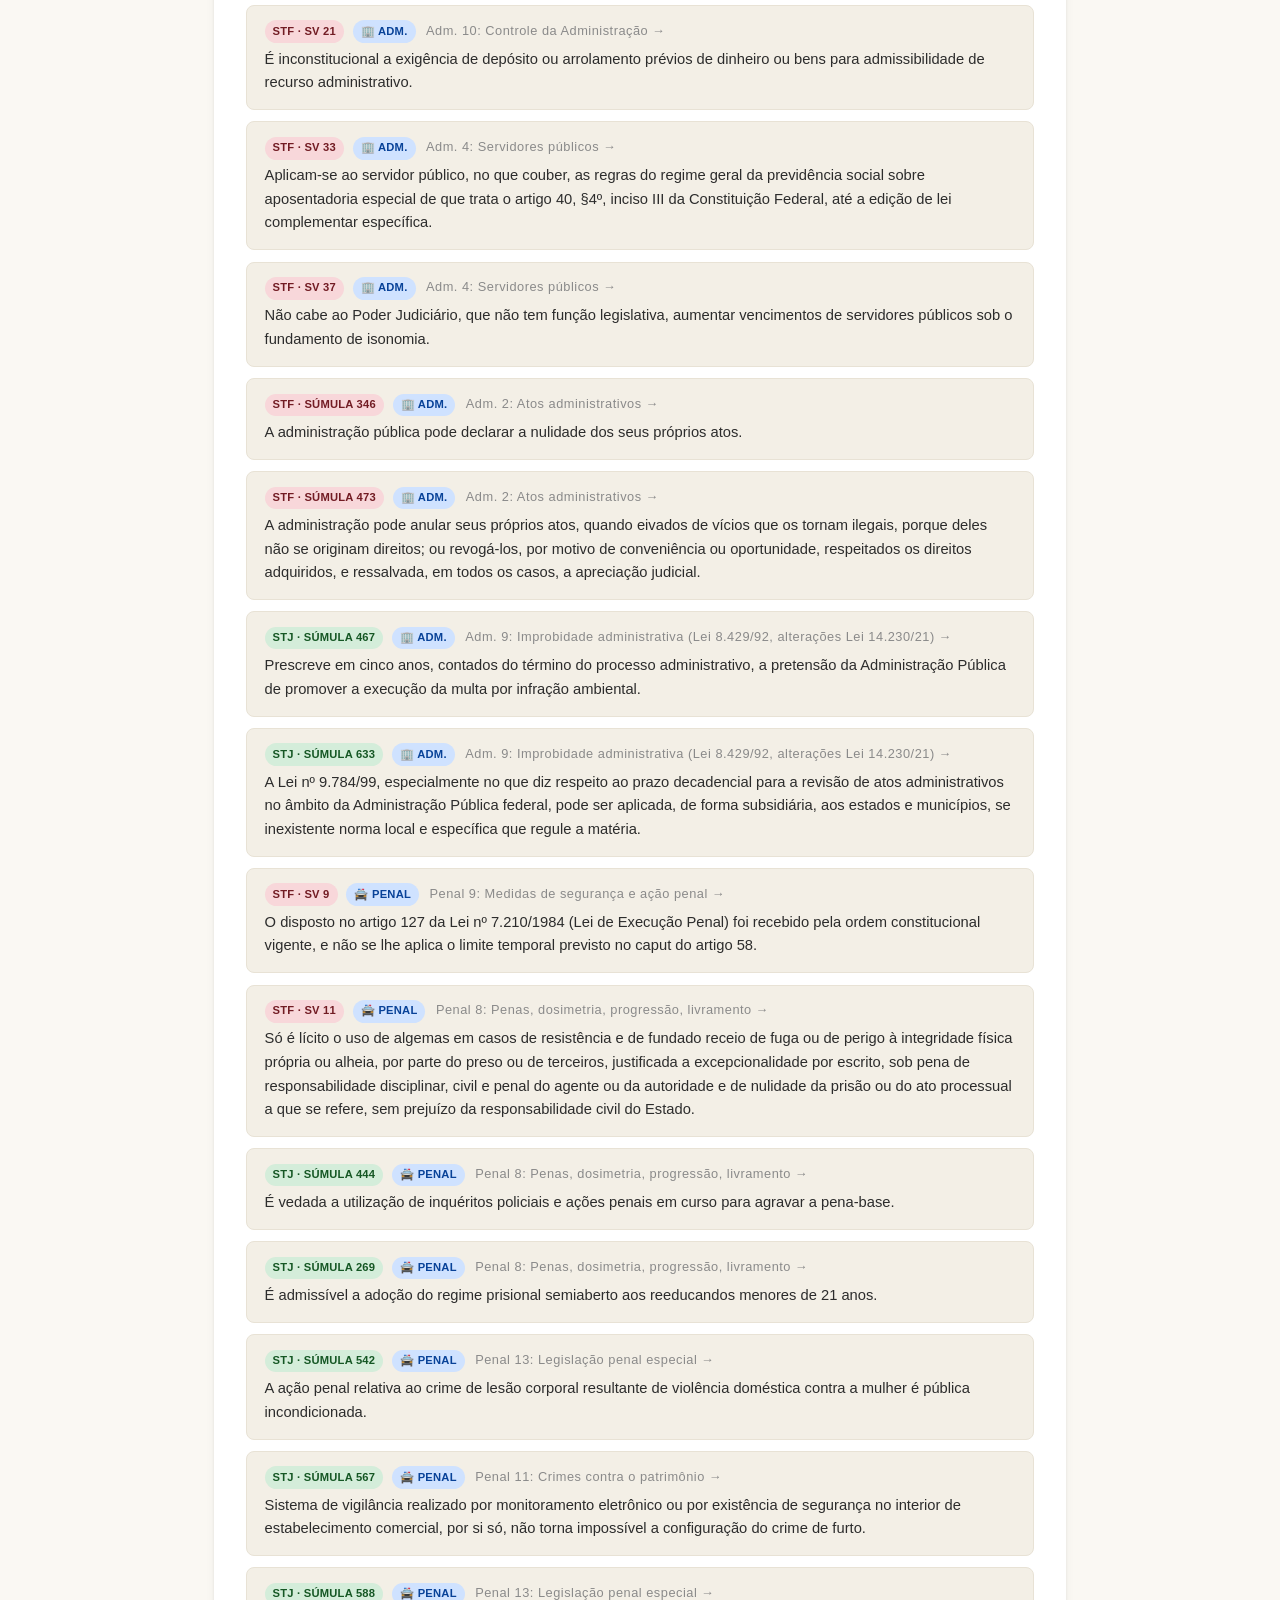
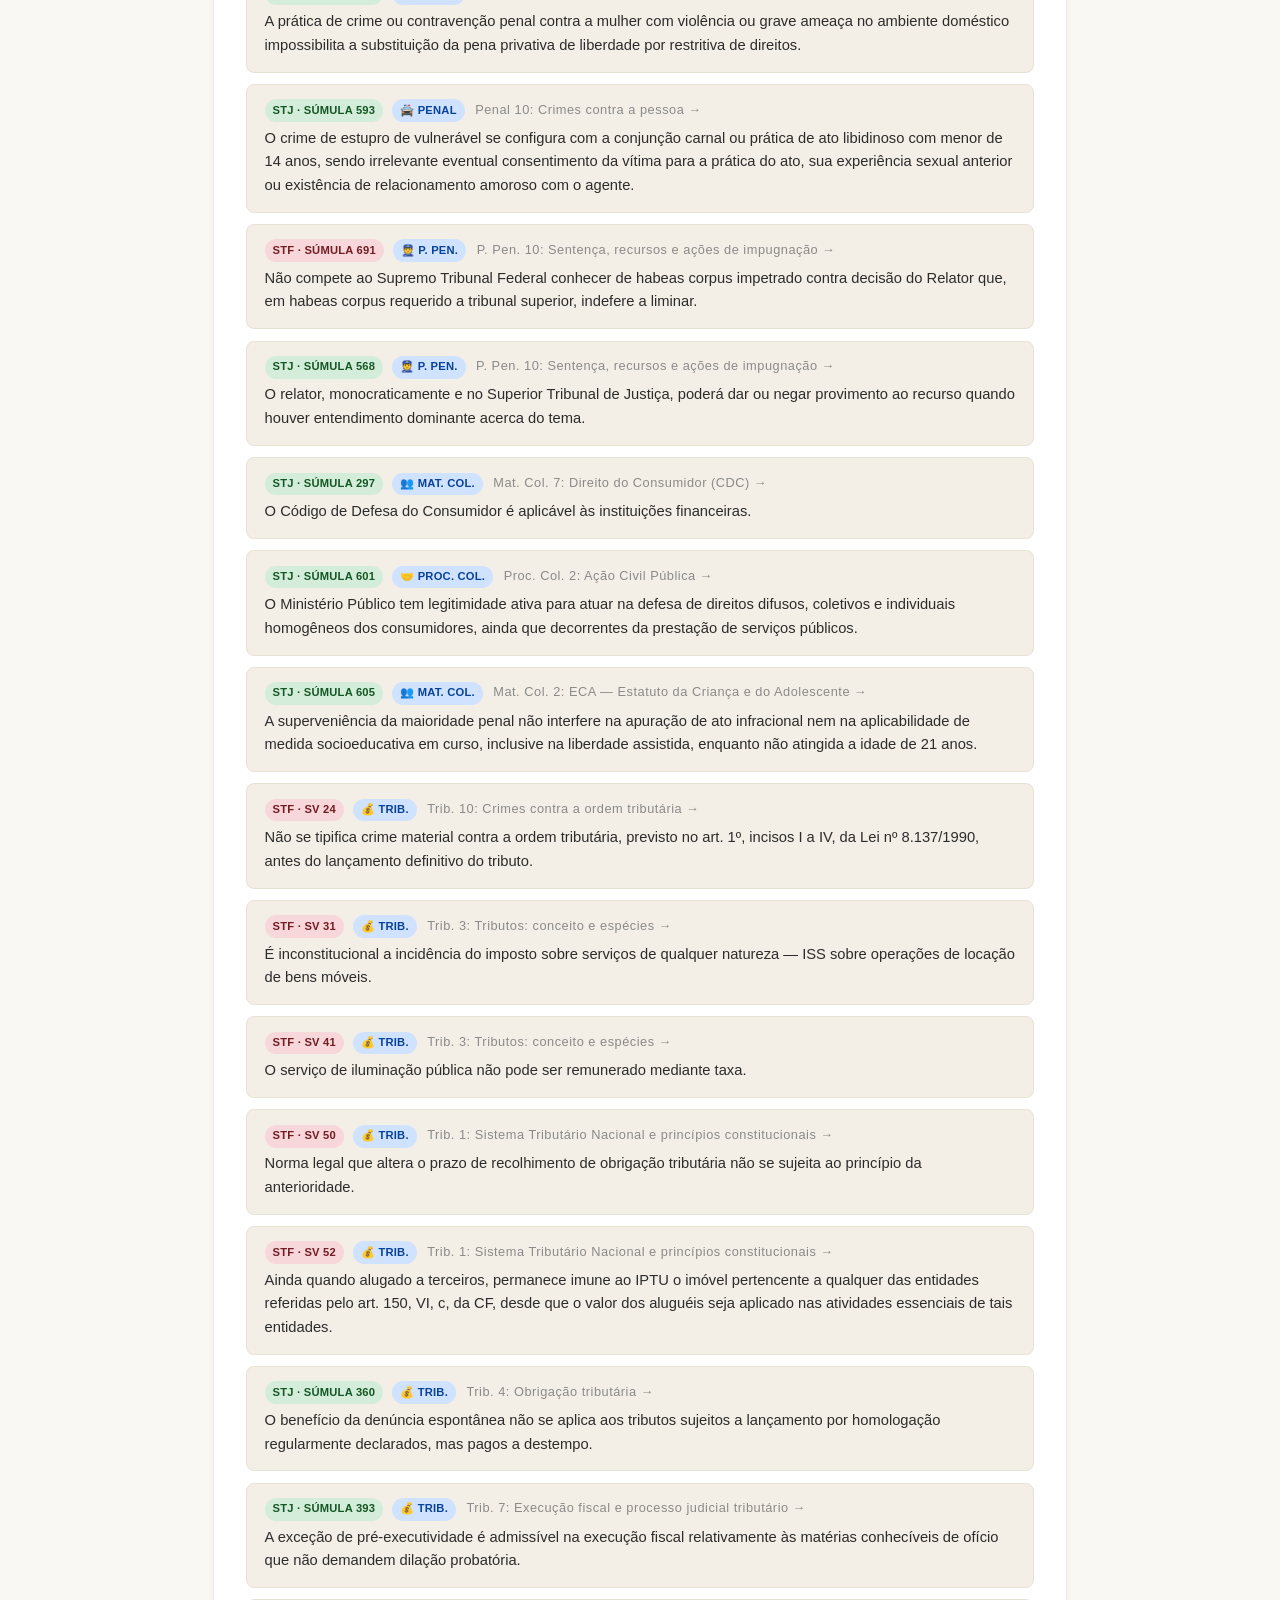
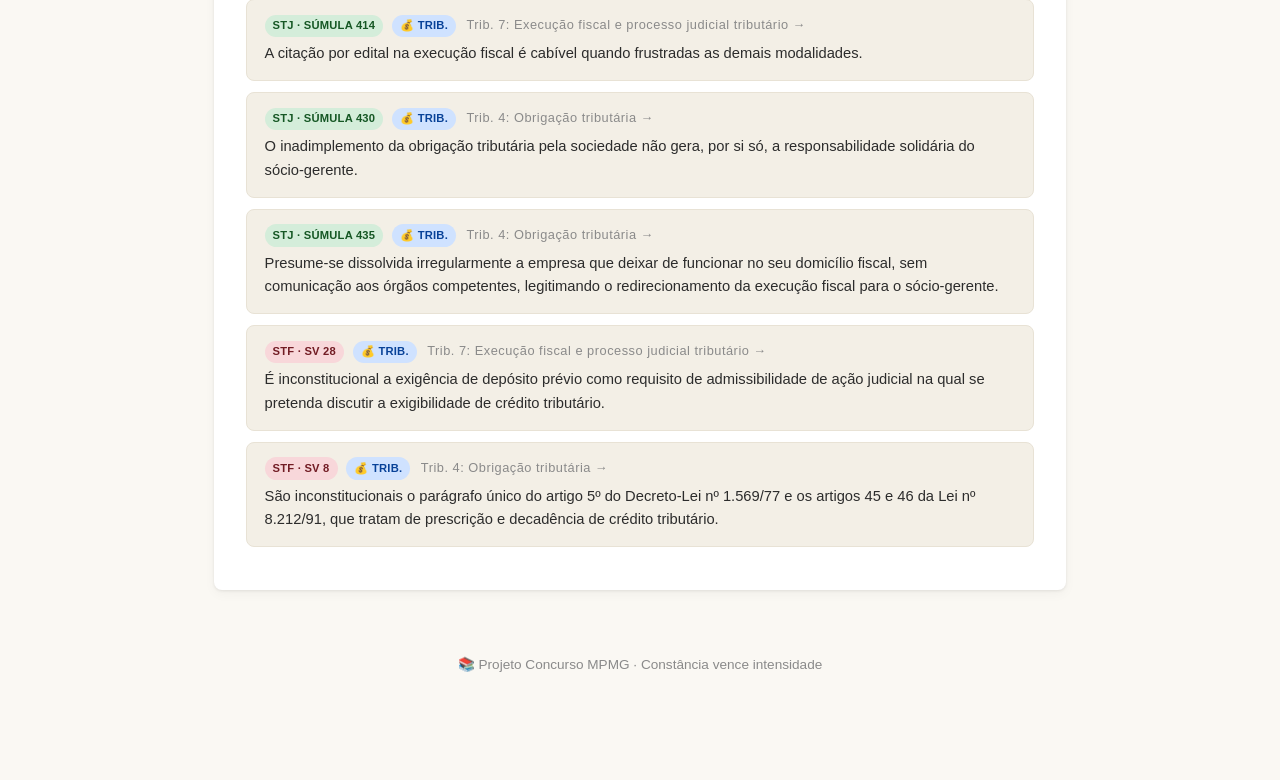
<file: referencia.html>
<!DOCTYPE html>
<html lang="pt-BR">
<head>
<meta charset="UTF-8">
<meta name="viewport" content="width=device-width, initial-scale=1.0">
<title>Referência · Concurso MPMG</title>
<link rel="stylesheet" href="assets/style.css">
</head>
<body class="theme-fontes">

<header class="app-header">
  <div class="container">
    <div class="back-bar">
      <a href="index.html" id="back-link">← Painel</a>
      <span class="breadcrumb">Referência · Súmulas, doutrina, edital</span>
    </div>
    <h1 class="small">📚 Referência</h1>
    <p class="subtitle tight">Súmulas · Doutrina · Análise do edital</p>
  </div>
</header>

<main class="container-narrow">

  <div class="tabs">
    <button class="tab active" data-tab="sumulas">⚖️ Súmulas</button>
    <button class="tab" data-tab="doutrina">📖 Doutrina</button>
    <button class="tab" data-tab="leis">📜 Leis correlatas</button>
    <button class="tab" data-tab="edital">🎯 Análise do edital</button>
    <button class="tab" data-tab="metodo">🧠 Metodologia</button>
  </div>

  <!-- SÚMULAS -->
  <div class="tab-content active" id="tab-sumulas">
    <div class="article-block">
      <h1>Súmulas e Súmulas Vinculantes</h1>
      <p>Curadoria das súmulas mais relevantes para o edital. Filtre por matéria, tribunal ou tópico.</p>

      <div class="form-row" style="display:flex; gap:0.5rem; align-items:center; flex-wrap:wrap;">
        <label style="margin:0;">Matéria:</label>
        <select id="f-materia" style="max-width:180px;"></select>
        <label style="margin:0;">Tribunal:</label>
        <select id="f-tribunal" style="max-width:140px;">
          <option value="">Todos</option>
          <option value="STF">STF</option>
          <option value="STJ">STJ</option>
        </select>
        <label style="margin:0;">Tópico:</label>
        <select id="f-topic" style="max-width:280px;"></select>
        <input type="text" id="f-text" placeholder="Buscar no texto…" style="flex:1; min-width:200px;">
      </div>

      <div id="sumulas-list" style="margin-top:1rem;"></div>
    </div>
  </div>

  <!-- DOUTRINA -->
  <div class="tab-content" id="tab-doutrina">
    <div class="article-block">
      <h1>📖 Doutrina recomendada</h1>
      <div class="callout callout-info">
        <strong>Princípio:</strong> 1 doutrina principal por matéria. Não acumular livros. Trocar só se claramente não funcionar.
      </div>
      <div id="doutrina-list"></div>

      <h2>Como escolher uma doutrina</h2>
      <ul>
        <li><strong>Para 1h/dia:</strong> Sinopse Juspodivm (condensada, foco em concurso)</li>
        <li><strong>Para 2h+/dia:</strong> Daniel Amorim (manual completo) é melhor relação custo-benefício</li>
        <li><strong>Para consulta pontual:</strong> Fredie Didier (3 volumes) é referência doutrinária</li>
      </ul>

      <h2>Outros suportes</h2>
      <ul>
        <li><strong>Lei seca:</strong> CPC.pdf já está na pasta. Verificar atualização até 2025/26 (alterações Leis 14.230/21, 14.344/22, 14.532/23)</li>
        <li><strong>Jurisprudência:</strong> dedicar 30 min/semana para informativos novos (use a aba Súmulas como base)</li>
        <li><strong>Cursos preparatórios:</strong> avaliar só após 2 meses de estudo orgânico — saber primeiro o que está funcionando</li>
      </ul>
    </div>
  </div>

  <!-- LEIS -->
  <div class="tab-content" id="tab-leis">
    <div class="article-block">
      <h1>📜 Leis correlatas (Processo Civil)</h1>
      <p>Índice das ~30 leis citadas no edital, ordenadas por tema.</p>

      <h2>Lei principal</h2>
      <ul>
        <li><strong>Lei 13.105/2015 — CPC</strong> · está em <code>02-MATERIAS/G3-direito-processual-civil/02-leis-secas/CPC.pdf</code></li>
      </ul>

      <h2>Leis específicas (Fase 1 · Itens 1-20)</h2>
      <table>
        <thead><tr><th>Lei</th><th>Tema</th><th>Item edital</th></tr></thead>
        <tbody>
          <tr><td>Lei 1.060/1950</td><td>Assistência judiciária (revogada parcialmente pelo CPC)</td><td>17</td></tr>
          <tr><td>Lei 4.717/1965</td><td>Ação Popular</td><td>20</td></tr>
          <tr><td>Lei 7.347/1985</td><td>Ação Civil Pública</td><td>20</td></tr>
          <tr><td>Lei 8.078/1990</td><td>CDC (coisa julgada coletiva, art. 103)</td><td>11, 20</td></tr>
          <tr><td>Lei 8.429/1992</td><td>Improbidade (alterada pela Lei 14.230/21)</td><td>20</td></tr>
          <tr><td>Lei 9.099/1995</td><td>Juizados Especiais Cíveis</td><td>18</td></tr>
          <tr><td>Lei 9.507/1997</td><td>Habeas Data</td><td>20</td></tr>
          <tr><td>Lei 10.259/2001</td><td>Juizados Especiais Federais</td><td>18</td></tr>
          <tr><td>Lei 11.419/2006</td><td>Processo Eletrônico</td><td>21 (Fase 2)</td></tr>
          <tr><td>Lei 12.016/2009</td><td>Mandado de Segurança</td><td>19</td></tr>
          <tr><td>Lei 12.153/2009</td><td>Juizados Especiais da Fazenda Pública</td><td>18</td></tr>
          <tr><td>Lei 12.846/2013</td><td>Anticorrupção (compliance)</td><td>20</td></tr>
          <tr><td>Lei 13.300/2016</td><td>Mandado de Injunção</td><td>19</td></tr>
          <tr><td>Lei 13.655/2018</td><td>LINDB (consequencialismo, arts. 20-30)</td><td>11</td></tr>
        </tbody>
      </table>

      <h2>Atos normativos relevantes para o MP</h2>
      <ul>
        <li><strong>Resolução CNMP 23/2007</strong> — Inquérito Civil (essencial para ACP)</li>
        <li><strong>Resolução CNMP 179/2017</strong> — TAC</li>
        <li><strong>Resolução CNMP 174/2017</strong> — Recomendações</li>
        <li><strong>Resolução CNJ 65/2017</strong> — Provimento sobre processo estrutural</li>
        <li><strong>Resolução TJMG 780/2014</strong> — Processo eletrônico no TJMG</li>
        <li><strong>LC 34/94 (MP/MG)</strong> — Lei orgânica do MPMG</li>
      </ul>

      <h2>Sugestão de impressão (se quiser ter à mão)</h2>
      <ol>
        <li>CPC (essencial)</li>
        <li>Lei 7.347/85 (ACP) — curta</li>
        <li>Lei 8.429/92 com Lei 14.230/21 (improbidade)</li>
        <li>Lei 12.016/09 (MS) — curta</li>
        <li>Lei 9.099/95 (JEC) — curta</li>
        <li>LC 34/94 (MP/MG)</li>
      </ol>
    </div>
  </div>

  <!-- EDITAL -->
  <div class="tab-content" id="tab-edital">
    <div class="article-block">
      <h1>🎯 Análise do edital LXI · Referência</h1>

      <div class="callout callout-warn">
        <strong>Status:</strong> O LXI Concurso já foi homologado em out/2025. Este edital é nossa <strong>referência mais recente</strong>; ainda não há LXII publicado. O conteúdo programático costuma ser estável entre concursos.
      </div>

      <h2>Dados do concurso de referência</h2>
      <table>
        <tbody>
          <tr><td><strong>Concurso</strong></td><td>LXI MPMG (Promotor de Justiça Substituto)</td></tr>
          <tr><td><strong>Banca</strong></td><td>IBGP — Instituto Brasileiro de Gestão e Pesquisa</td></tr>
          <tr><td><strong>Vagas (à época)</strong></td><td>70</td></tr>
          <tr><td><strong>Subsídio inicial</strong></td><td>R$ 35.877,27</td></tr>
          <tr><td><strong>Status</strong></td><td>Concluído out/2025</td></tr>
          <tr><td><strong>Próximo (estimado)</strong></td><td>LXII em 2027-2028</td></tr>
        </tbody>
      </table>

      <h2>Estrutura do conteúdo (4 Grupos Temáticos)</h2>

      <h3>Grupo Temático I — Direito Público</h3>
      <ul>
        <li><strong>1.1 Direito Constitucional</strong> — teoria do Estado, controle de constitucionalidade, direitos e garantias fundamentais, organização do Estado, ordem econômica/social</li>
        <li><strong>1.2 Direito Administrativo</strong> — princípios, atos, contratos (Lei 14.133/21), licitações, improbidade, responsabilidade civil do Estado, LGPD adm., LINDB</li>
        <li><strong>1.3 Direito Eleitoral</strong> — partidos, processo eleitoral, crimes eleitorais</li>
        <li><strong>1.4 Direito Tributário e Financeiro</strong> — competência tributária, tributos, processo tributário, EC 132/23 (reforma), LRF</li>
        <li><strong>1.5 Teoria Geral do Ministério Público</strong> — MP nas constituições, LC 75/93, LC 34/94 (MP/MG), CNMP</li>
      </ul>

      <h3>Grupo Temático II — Penal</h3>
      <ul>
        <li><strong>2.1 Direito Penal e Criminologia</strong> — escolas, princípios, parte geral, parte especial (CP), legislação extravagante</li>
        <li><strong>2.2 Direito Processual Penal</strong> — princípios, inquérito, ação penal, prisão, provas, recursos, execução</li>
      </ul>

      <h3>Grupo Temático III — Civil ⭐ FOCO ATUAL</h3>
      <ul>
        <li><strong>3.1 Direito Civil</strong> — parte geral, obrigações, contratos, responsabilidade, empresa, coisas, família, sucessões</li>
        <li><strong>3.2 Direito Processual Civil</strong> — 30 itens, do "lei processual" até "Resoluções CNJ/CNMP"</li>
      </ul>

      <h3>Grupo Temático IV — Coletivo</h3>
      <ul>
        <li><strong>4.1 Direito Material Coletivo</strong> — direitos humanos, ECA, idoso, PCD, educação, saúde, consumidor, meio ambiente, urbanismo, improbidade</li>
        <li><strong>4.2 Direito Processual Coletivo</strong> — tutela coletiva, ACP, ação popular, MS coletivo, sistema interamericano</li>
      </ul>

      <h2>Observações estratégicas</h2>
      <ul>
        <li><strong>Conteúdo absurdamente extenso.</strong> Não há como cobrir 100% com profundidade — priorizar o núcleo recorrente + jurisprudência atualizada</li>
        <li><strong>Banca IBGP gosta de:</strong> literalidade da lei, jurisprudência STF/STJ recente, especificidades de Minas Gerais</li>
        <li><strong>Vantagem da candidata</strong> (Analista MP/MG): conhecimento institucional dá ganho em 1.5, 4.1, 4.2 e partes de 3.2</li>
        <li><strong>Pontos críticos prováveis:</strong> Direito Tributário, Financeiro, Eleitoral, Empresarial</li>
      </ul>

      <h2>Fases típicas de concurso de Promotor</h2>
      <ol>
        <li>Prova preambular objetiva (múltipla escolha, todas as matérias)</li>
        <li>Prova escrita específica (dissertativas e/ou peças)</li>
        <li>Prova oral (arguição em público pela banca)</li>
        <li>Títulos</li>
      </ol>
      <p>Foco inicial: <strong>objetiva e escrita</strong>. Oral e peça vão para a reta final.</p>
    </div>
  </div>

  <!-- METODOLOGIA -->
  <div class="tab-content" id="tab-metodo">
    <div class="article-block">
      <h1>🧠 Metodologia (1h/dia)</h1>

      <div class="callout callout-tip">
        <strong>Princípio:</strong> com tempo limitado, <em>revisão</em> &gt; <em>volume</em>. Não dá pra ler tudo. Tem que ser estratégico.
      </div>

      <h2>Os 6 princípios</h2>
      <ol>
        <li><strong>Active recall:</strong> ler → fechar → tentar reproduzir. Nunca leia passivamente.</li>
        <li><strong>Revisão espaçada:</strong> Anki ou planilha — 1d / 3d / 7d / 21d / 60d. Sem isso, em 30 dias você esquece quase tudo.</li>
        <li><strong>Test-driven:</strong> comece pela questão. Erre. <em>Aí</em> estude.</li>
        <li><strong>Material condensado:</strong> 1 doutrina + lei seca + jurisprudência. Sem dispersão.</li>
        <li><strong>Use sua vantagem:</strong> ACP, Teoria do MP, tutelas e Direito Coletivo são sua casa — vá mais rápido nelas.</li>
        <li><strong>Fim de semana é alavanca:</strong> 1h × 5 dias úteis + 4h × sáb + 4h × dom = 13h/semana.</li>
      </ol>

      <h2>Ciclo padrão de um tópico (3 dias úteis)</h2>
      <ul class="list-clean">
        <li><span class="bullet">Dia 1 (1h)</span> Lei seca + doutrina condensada → começar resumo no campo "notas pessoais" do tópico</li>
        <li><span class="bullet">Dia 2 (1h)</span> Refinar resumo + 5-10 questões no simulado → erros caem no log automaticamente</li>
        <li><span class="bullet">Dia 3 (1h)</span> Revisar erros + flashcards desse tópico</li>
        <li><span class="bullet">Sábado (4h)</span> Revisão acumulada + aprofundar tópico atual + 10-15 questões</li>
        <li><span class="bullet">Domingo (4h)</span> Mais revisão + mini-simulado cronometrado</li>
      </ul>

      <h2>Sinais de alerta</h2>
      <ul>
        <li>Mais de 3 dias sem registro no log → revisar rotina</li>
        <li>Sentimento 😟 (ruim) mais de 2x na semana → simplificar</li>
        <li>Acerto em questões caindo → revisar metodologia, não acelerar</li>
        <li>Flashcards atrasados em mais de 50 → pausar matéria nova, recuperar revisão</li>
      </ul>

      <h2>O que NÃO fazer</h2>
      <ul>
        <li>❌ Tentar dominar 100% de cada tópico antes de seguir</li>
        <li>❌ Pular questões "porque ainda não estudei"</li>
        <li>❌ Comprar curso preparatório nos primeiros 2 meses</li>
        <li>❌ Fazer simulado de tudo na Fase 1 (só Processo Civil)</li>
      </ul>
    </div>
  </div>

</main>

<footer><p>📚 Projeto Concurso MPMG · Constância vence intensidade</p></footer>

<script src="assets/data.js"></script>
<script src="assets/app.js"></script>
<script>
(function () {
  App.applyBackLink();

  // tabs
  document.querySelectorAll('.tab').forEach(tab => {
    tab.addEventListener('click', () => {
      document.querySelectorAll('.tab').forEach(t => t.classList.remove('active'));
      document.querySelectorAll('.tab-content').forEach(c => c.classList.remove('active'));
      tab.classList.add('active');
      document.getElementById('tab-' + tab.dataset.tab).classList.add('active');
    });
  });

  // hash deeplink
  const validTabs = ['sumulas', 'doutrina', 'leis', 'edital', 'metodo'];
  const hash = location.hash.replace('#','');
  if (validTabs.includes(hash)) {
    document.querySelector(`.tab[data-tab="${hash}"]`).click();
  }

  // ----- SÚMULAS -----
  const fMateria = document.getElementById('f-materia');
  const fTribunal = document.getElementById('f-tribunal');
  const fTopic = document.getElementById('f-topic');
  const fText = document.getElementById('f-text');

  // Popula filtro de matéria (só matérias que têm súmulas)
  const sumulasByMateria = {};
  APP_DATA.sumulas.forEach(s => {
    const m = s.materia || 'pc';
    sumulasByMateria[m] = (sumulasByMateria[m] || 0) + 1;
  });
  fMateria.innerHTML = `<option value="">Todas (${APP_DATA.sumulas.length})</option>`;
  App.MATERIAS.forEach(m => {
    if (!sumulasByMateria[m.key]) return;
    const o = document.createElement('option');
    o.value = m.key;
    o.textContent = `${m.icon} ${m.label} (${sumulasByMateria[m.key]})`;
    fMateria.appendChild(o);
  });

  // Popula filtro de tópicos com base na matéria selecionada
  function populateTopicFilter() {
    const mat = fMateria.value;
    fTopic.innerHTML = '<option value="">Todos os tópicos</option>';
    APP_DATA.topics
      .filter(t => !mat || (t.materia || 'pc') === mat)
      .forEach(t => {
        const tMat = t.materia || 'pc';
        const cnt = APP_DATA.sumulas.filter(s => s.topic === t.num && (s.materia || 'pc') === tMat).length;
        if (cnt > 0) {
          const o = document.createElement('option');
          o.value = `${tMat}:${t.num}`;
          const prefix = App.getMateria(tMat).short;
          o.textContent = `${prefix} ${t.num}. ${t.title} (${cnt})`;
          fTopic.appendChild(o);
        }
      });
  }
  populateTopicFilter();

  // tópico via URL — formato `?topic=N` (assume PC para retrocompat) ou `?topic=mat:N`
  const pretopicRaw = App.getQueryParam('topic');
  if (pretopicRaw) {
    const v = pretopicRaw.includes(':') ? pretopicRaw : `pc:${pretopicRaw}`;
    if ([...fTopic.options].some(o => o.value === v)) fTopic.value = v;
  }

  function renderSumulas() {
    const mat = fMateria.value;
    const trib = fTribunal.value;
    const tVal = fTopic.value;
    const text = (fText.value || '').toLowerCase().trim();
    let list = APP_DATA.sumulas.slice();
    if (mat) list = list.filter(s => (s.materia || 'pc') === mat);
    if (trib) list = list.filter(s => s.tribunal === trib);
    if (tVal) {
      const [tMat, tNumStr] = tVal.split(':');
      const tNum = parseInt(tNumStr);
      list = list.filter(s => s.topic === tNum && (s.materia || 'pc') === tMat);
    }
    if (text) list = list.filter(s => s.text.toLowerCase().includes(text));

    const div = document.getElementById('sumulas-list');
    if (!list.length) {
      div.innerHTML = '<div class="empty-state"><span class="icon">🔍</span>Nenhuma súmula encontrada para esse filtro.</div>';
      return;
    }

    let html = '';
    list.forEach(s => {
      const sMat = s.materia || 'pc';
      const matMeta = App.getMateria(sMat);
      const tObj = APP_DATA.topics.find(x => x.num === s.topic && (x.materia || 'pc') === sMat);
      const tName = (tObj || {}).title || '';
      const tId = (tObj || {}).id || '';
      const badgeClass = s.tribunal === 'STF' ? 'tag-foco' : 'tag-vantagem';
      const topicLink = tName && tId
        ? `<a href="topicos.html?id=${encodeURIComponent(tId)}" style="margin-left:0.4rem; text-transform:none; font-weight:normal; color:var(--accent); text-decoration:none;">${matMeta.short} ${s.topic}: ${App.escape(tName)} →</a>`
        : '';
      html += `<div class="log-entry">
        <div class="log-date">
          <span class="tag ${badgeClass}">${s.tribunal} · ${s.tipo} ${s.num}</span>
          <span class="tag tag-novo" style="margin-left:0.3rem;">${matMeta.icon} ${App.escape(matMeta.short)}</span>
          ${topicLink}
        </div>
        <div class="log-content">${App.escape(s.text)}</div>
      </div>`;
    });
    div.innerHTML = html;
  }
  fMateria.addEventListener('change', () => { populateTopicFilter(); renderSumulas(); });
  fTribunal.addEventListener('change', renderSumulas);
  fTopic.addEventListener('change', renderSumulas);
  fText.addEventListener('input', renderSumulas);
  renderSumulas();

  // ----- DOUTRINA -----
  const dDiv = document.getElementById('doutrina-list');
  let dHtml = '';
  APP_DATA.doutrina.forEach(grp => {
    dHtml += `<h2>${App.escape(grp.materia)}</h2><table><thead><tr><th>Obra</th><th>Autor</th><th>Perfil</th><th>Quando usar</th></tr></thead><tbody>`;
    grp.obras.forEach(o => {
      dHtml += `<tr>
        <td><strong>${App.escape(o.nome)}</strong></td>
        <td>${App.escape(o.autor)}</td>
        <td>${App.escape(o.perfil)}</td>
        <td>${App.escape(o.recomendacao)}</td>
      </tr>`;
    });
    dHtml += '</tbody></table>';
  });
  dDiv.innerHTML = dHtml;
})();
</script>

</body>
</html>
</file>
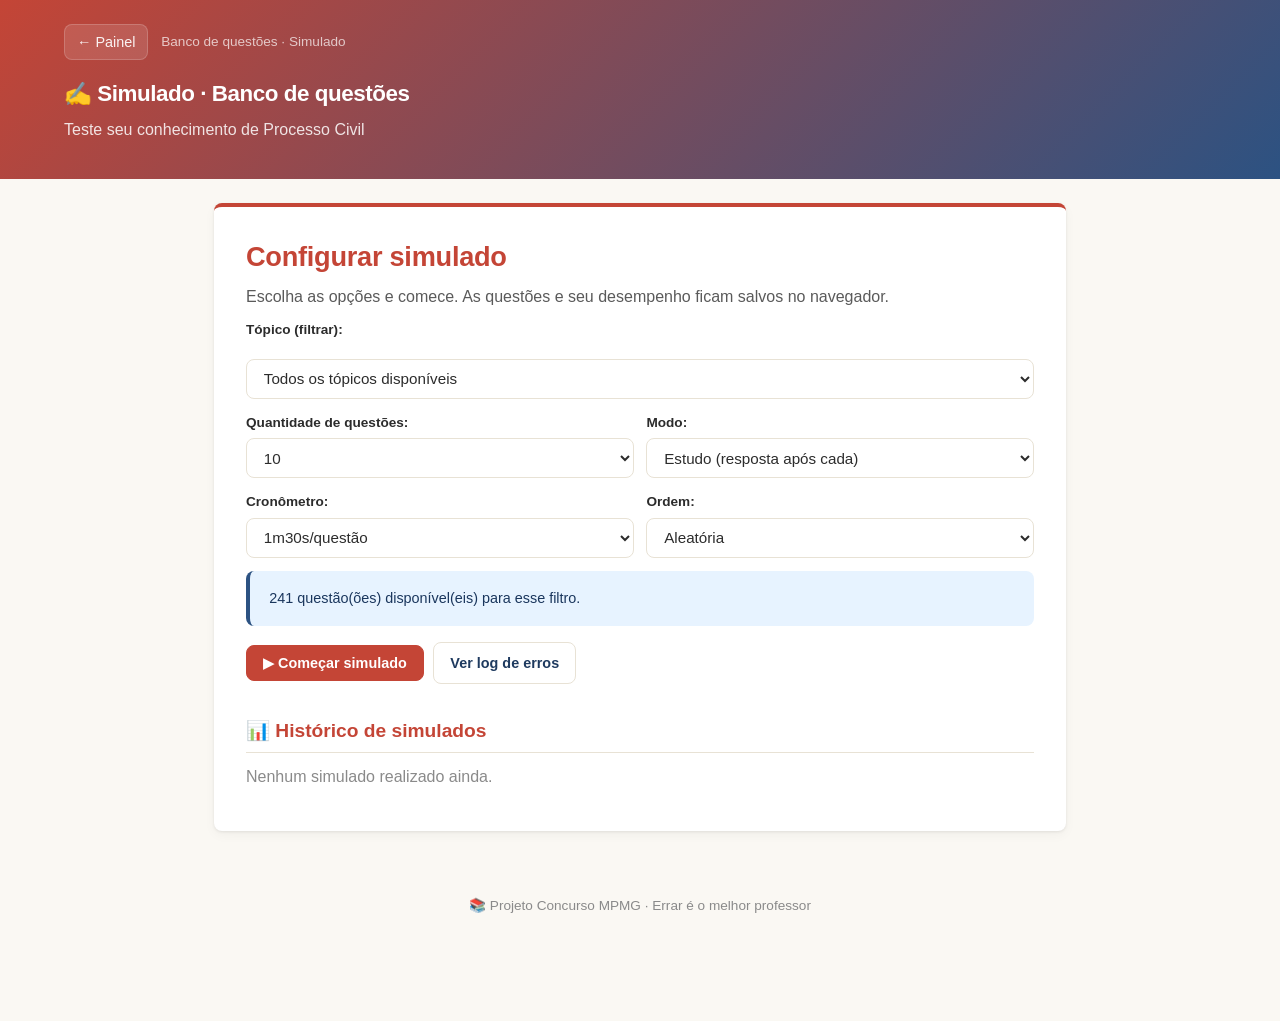
<file: simulado.html>
<!DOCTYPE html>
<html lang="pt-BR">
<head>
<meta charset="UTF-8">
<meta name="viewport" content="width=device-width, initial-scale=1.0">
<title>Simulado · Concurso MPMG</title>
<link rel="stylesheet" href="assets/style.css">
</head>
<body class="theme-exercicios">

<header class="app-header">
  <div class="container">
    <div class="back-bar">
      <a href="index.html" id="back-link">← Painel</a>
      <span class="breadcrumb">Banco de questões · Simulado</span>
    </div>
    <h1 class="small">✍️ Simulado · Banco de questões</h1>
    <p class="subtitle tight">Teste seu conhecimento de Processo Civil</p>
  </div>
</header>

<main class="container-narrow">

  <!-- TELA 1: SETUP -->
  <div id="screen-setup" class="article-block">
    <h1>Configurar simulado</h1>
    <p>Escolha as opções e comece. As questões e seu desempenho ficam salvos no navegador.</p>

    <div class="form-row">
      <label>Tópico (filtrar):</label>
      <select id="filter-topic"></select>
    </div>

    <div class="form-row cols-2">
      <div>
        <label>Quantidade de questões:</label>
        <select id="qty">
          <option value="5">5</option>
          <option value="10" selected>10</option>
          <option value="15">15</option>
          <option value="20">20</option>
          <option value="0">Todas disponíveis</option>
        </select>
      </div>
      <div>
        <label>Modo:</label>
        <select id="mode">
          <option value="study">Estudo (resposta após cada)</option>
          <option value="exam">Prova (resposta no fim)</option>
        </select>
      </div>
    </div>

    <div class="form-row cols-2">
      <div>
        <label>Cronômetro:</label>
        <select id="timer">
          <option value="0">Sem cronômetro</option>
          <option value="60">1 min/questão</option>
          <option value="90" selected>1m30s/questão</option>
          <option value="120">2 min/questão</option>
        </select>
      </div>
      <div>
        <label>Ordem:</label>
        <select id="order">
          <option value="random" selected>Aleatória</option>
          <option value="sequential">Por tópico (sequencial)</option>
        </select>
      </div>
    </div>

    <div class="callout callout-info" id="info-count" style="margin-top:0.8rem;">
      <span id="available-count">—</span>
    </div>

    <div class="btn-row" style="margin-top:1rem;">
      <button class="btn btn-danger" id="btn-start">▶ Começar simulado</button>
      <a class="btn btn-ghost" href="log.html#erros">Ver log de erros</a>
    </div>

    <h2 style="margin-top:2rem;">📊 Histórico de simulados</h2>
    <div id="history"></div>
  </div>

  <!-- TELA 2: QUESTÕES -->
  <div id="screen-quiz" style="display:none;">
    <div class="block" style="margin-bottom:1rem;">
      <div style="display:flex; justify-content:space-between; align-items:center; flex-wrap:wrap; gap:0.5rem;">
        <span><strong>Questão <span id="q-current">1</span> de <span id="q-total">10</span></strong> · <span id="q-topic"></span></span>
        <span class="timer-display" id="timer-display" style="display:none;">00:00</span>
      </div>
      <div class="progress-bar-container" style="margin-top:0.5rem; margin-bottom:0;">
        <div class="progress-bar" id="quiz-progress"></div>
      </div>
    </div>

    <div class="question-card" id="question-card"></div>

    <div class="btn-row" style="justify-content:space-between; margin-top:1rem;">
      <button class="btn btn-ghost" id="btn-skip">Pular</button>
      <button class="btn btn-danger" id="btn-confirm">Confirmar resposta</button>
    </div>
  </div>

  <!-- TELA 3: RESULTADO -->
  <div id="screen-result" style="display:none;">
    <div class="article-block">
      <h1>📊 Resultado do simulado</h1>
      <div class="flashcard-stats">
        <span><strong id="r-acertos">0</strong><br>acertos</span>
        <span><strong id="r-erros">0</strong><br>erros</span>
        <span><strong id="r-pct">0%</strong><br>aproveitamento</span>
        <span><strong id="r-tempo">0:00</strong><br>tempo total</span>
      </div>
      <div id="r-summary"></div>
      <h2 style="margin-top:1.5rem;">Revisão das respostas</h2>
      <div id="r-review"></div>
      <div class="btn-row" style="margin-top:1.5rem;">
        <button class="btn btn-danger" id="btn-restart">Novo simulado</button>
        <a class="btn" href="log.html#erros">Ver log de erros</a>
        <a class="btn btn-ghost" href="index.html" id="result-back-link">↑ Painel</a>
      </div>
    </div>
  </div>

</main>

<footer><p>📚 Projeto Concurso MPMG · Errar é o melhor professor</p></footer>

<script src="assets/data.js"></script>
<script src="assets/app.js"></script>
<script>
(function () {
  // Smart back: se chegou via ?topic=N, volta ao tópico de origem
  App.applyBackLink();
  const __back = App.backTarget();
  const __resultBack = document.getElementById('result-back-link');
  if (__resultBack) {
    __resultBack.href = __back.href;
    __resultBack.textContent = __back.isTopic ? '↑ Voltar ao tópico' : '↑ Painel';
  }

  const allQuestions = APP_DATA.questions;
  const filterTopic = document.getElementById('filter-topic');

  // popula filtro
  filterTopic.innerHTML = '<option value="">Todos os tópicos disponíveis</option>';
  APP_DATA.topics.forEach(t => {
    const cnt = allQuestions.filter(q => q.topic === t.num).length;
    if (cnt > 0) {
      const o = document.createElement('option');
      o.value = t.num;
      o.textContent = `${t.num}. ${t.title} (${cnt})`;
      filterTopic.appendChild(o);
    }
  });

  // tópico via URL
  const pretopic = parseInt(App.getQueryParam('topic')) || null;
  if (pretopic) filterTopic.value = String(pretopic);

  function updateAvailable() {
    const t = parseInt(filterTopic.value);
    const arr = t ? allQuestions.filter(q => q.topic === t) : allQuestions;
    const span = document.getElementById('available-count');
    span.textContent = `${arr.length} questão(ões) disponível(eis) para esse filtro.`;
  }
  filterTopic.addEventListener('change', updateAvailable);
  updateAvailable();

  // historico
  const HIST_KEY = 'simulado-history';
  const ERR_KEY = 'log-erros';

  function renderHistory() {
    const hist = App.load(HIST_KEY, []);
    const div = document.getElementById('history');
    if (!hist.length) {
      div.innerHTML = '<p style="color:var(--text-muted);">Nenhum simulado realizado ainda.</p>';
      return;
    }
    let html = '<table><thead><tr><th>Data</th><th>Filtro</th><th>Acertos</th><th>%</th><th>Tempo</th></tr></thead><tbody>';
    hist.slice().reverse().slice(0, 10).forEach(h => {
      html += `<tr>
        <td>${App.formatDateTime(h.date)}</td>
        <td>${App.escape(h.filter || 'Geral')}</td>
        <td>${h.right}/${h.total}</td>
        <td><strong>${h.pct}%</strong></td>
        <td>${h.time}</td>
      </tr>`;
    });
    html += '</tbody></table>';
    div.innerHTML = html;
  }
  renderHistory();

  // ----- Simulado state -----
  let session = null;

  document.getElementById('btn-start').addEventListener('click', startQuiz);
  document.getElementById('btn-confirm').addEventListener('click', confirmAnswer);
  document.getElementById('btn-skip').addEventListener('click', skipQuestion);
  document.getElementById('btn-restart').addEventListener('click', () => {
    document.getElementById('screen-result').style.display = 'none';
    document.getElementById('screen-setup').style.display = '';
    renderHistory();
  });

  function startQuiz() {
    const t = parseInt(filterTopic.value);
    let pool = t ? allQuestions.filter(q => q.topic === t) : allQuestions.slice();
    if (!pool.length) { alert('Sem questões para esse filtro.'); return; }

    if (document.getElementById('order').value === 'random') {
      pool.sort(() => Math.random() - 0.5);
    } else {
      pool.sort((a, b) => a.topic - b.topic);
    }

    let qty = parseInt(document.getElementById('qty').value);
    if (qty > 0) pool = pool.slice(0, qty);

    const timer = parseInt(document.getElementById('timer').value);
    const mode = document.getElementById('mode').value;
    const filterLabel = t ? (APP_DATA.topics.find(x => x.num === t).title) : 'Geral';

    session = {
      questions: pool, idx: 0, answers: [], startedAt: Date.now(),
      timerSeconds: timer, mode, filterLabel, filter: t
    };

    document.getElementById('screen-setup').style.display = 'none';
    document.getElementById('screen-quiz').style.display = '';
    document.getElementById('q-total').textContent = pool.length;
    showQuestion();
  }

  let timerHandle = null;
  let questionStart = 0;

  function showQuestion() {
    if (timerHandle) clearInterval(timerHandle);
    const q = session.questions[session.idx];
    if (!q) return finish();

    document.getElementById('q-current').textContent = session.idx + 1;
    const tName = (APP_DATA.topics.find(t => t.num === q.topic) || {}).title || '';
    document.getElementById('q-topic').innerHTML = `<span class="tag tag-foco">Tópico ${q.topic}</span> ${App.escape(tName)}`;
    document.getElementById('quiz-progress').style.width = `${(session.idx / session.questions.length) * 100}%`;

    const card = document.getElementById('question-card');
    const altsHtml = q.alternatives.map((alt, i) => {
      const letter = String.fromCharCode(65 + i);
      return `<label class="alternative" data-letter="${letter}">
        <input type="radio" name="ans" value="${letter}">
        <div><span class="letter">${letter})</span> ${App.escape(alt)}</div>
      </label>`;
    }).join('');

    card.innerHTML = `
      <div class="question-meta">
        <span>📋 ${App.escape(q.banca || 'Banca')}</span>
        ${q.concurso ? `<span>· ${App.escape(q.concurso)}</span>` : ''}
        <span>· Nível: ${App.escape(q.nivel || 'Médio')}</span>
        <button class="btn-tts" data-tts-q style="margin-left:auto;">🔊 Ouvir questão</button>
      </div>
      <div class="question-statement">${App.escape(q.statement)}</div>
      <div class="alternatives">${altsHtml}</div>
      <div id="explain" style="display:none;"></div>
    `;
    card.querySelector('[data-tts-q]').addEventListener('click', (e) => {
      const fullText = q.statement + '. ' + q.alternatives.map((a, i) => 'Alternativa ' + String.fromCharCode(65 + i) + ': ' + a).join('. ');
      App.tts.speak(fullText, e.currentTarget);
    });

    questionStart = Date.now();

    if (session.timerSeconds > 0) {
      const tDisplay = document.getElementById('timer-display');
      tDisplay.style.display = 'inline-block';
      let remaining = session.timerSeconds;
      const update = () => {
        const m = Math.floor(remaining / 60), s = remaining % 60;
        tDisplay.textContent = `${m}:${String(s).padStart(2,'0')}`;
        if (remaining <= 10) tDisplay.style.color = 'var(--accent-3)';
        else tDisplay.style.color = '';
        if (remaining <= 0) {
          clearInterval(timerHandle);
          confirmAnswer(true);
        }
        remaining--;
      };
      update();
      timerHandle = setInterval(update, 1000);
    } else {
      document.getElementById('timer-display').style.display = 'none';
    }
  }

  function getSelected() {
    const r = document.querySelector('input[name="ans"]:checked');
    return r ? r.value : null;
  }

  function confirmAnswer(timedOut) {
    const q = session.questions[session.idx];
    const sel = getSelected();
    if (!sel && !timedOut) {
      alert('Selecione uma alternativa ou clique em Pular.');
      return;
    }
    const correct = q.correct;
    const right = sel === correct;
    const elapsed = Math.round((Date.now() - questionStart) / 1000);
    session.answers.push({ qid: q.id, given: sel, correct, right, elapsed, timedOut: !!timedOut });

    // se errou, registra no log de erros
    if (!right) {
      const errLog = App.load(ERR_KEY, []);
      errLog.push({
        date: new Date().toISOString(),
        questionId: q.id,
        topic: q.topic,
        statement: q.statement,
        given: sel || '(não respondeu)',
        correct: correct,
        explanation: q.explanation
      });
      App.save(ERR_KEY, errLog);
    }

    if (session.mode === 'study') {
      // mostrar gabarito
      document.querySelectorAll('.alternative').forEach(el => {
        const letter = el.dataset.letter;
        if (letter === correct) el.classList.add('correct');
        if (sel === letter && letter !== correct) el.classList.add('wrong');
      });
      const ex = document.getElementById('explain');
      ex.style.display = '';
      ex.className = 'question-explanation';
      ex.innerHTML = `<strong>${right ? '✅ Correto.' : '❌ Errou. Gabarito: ' + correct}</strong><br>${App.escape(q.explanation)}`;
      document.getElementById('btn-confirm').textContent = 'Próxima →';
      document.getElementById('btn-confirm').onclick = nextQuestion;
    } else {
      nextQuestion();
    }
  }

  function nextQuestion() {
    session.idx++;
    document.getElementById('btn-confirm').textContent = 'Confirmar resposta';
    document.getElementById('btn-confirm').onclick = confirmAnswer;
    if (session.idx >= session.questions.length) finish();
    else showQuestion();
  }

  function skipQuestion() {
    confirmAnswer(true);
  }

  function finish() {
    if (timerHandle) clearInterval(timerHandle);
    const total = session.questions.length;
    const right = session.answers.filter(a => a.right).length;
    const wrong = total - right;
    const pct = total > 0 ? Math.round((right / total) * 100) : 0;
    const totalSec = Math.round((Date.now() - session.startedAt) / 1000);
    const m = Math.floor(totalSec / 60), s = totalSec % 60;
    const timeStr = `${m}:${String(s).padStart(2,'0')}`;

    document.getElementById('r-acertos').textContent = right;
    document.getElementById('r-erros').textContent = wrong;
    document.getElementById('r-pct').textContent = pct + '%';
    document.getElementById('r-tempo').textContent = timeStr;

    let summary = '';
    if (pct >= 70) summary = '<div class="callout callout-tip"><strong>🎯 Excelente!</strong> Aproveitamento dentro/acima da meta de prova. Continue assim.</div>';
    else if (pct >= 50) summary = '<div class="callout callout-info"><strong>👍 Bom.</strong> Aproveitamento intermediário. Foque nas erradas — virar flashcard.</div>';
    else summary = '<div class="callout callout-warn"><strong>⚠️ Aproveitamento baixo.</strong> Não tem problema — ainda no início. Reveja os tópicos das questões erradas e refaça em D+7.</div>';
    document.getElementById('r-summary').innerHTML = summary;

    // review detalhado
    let reviewHtml = '';
    session.answers.forEach((a, i) => {
      const q = session.questions[i];
      const tName = (APP_DATA.topics.find(t => t.num === q.topic) || {}).title || '';
      reviewHtml += `<details ${!a.right ? 'open' : ''}>
        <summary>${a.right ? '✅' : '❌'} Questão ${i+1} · Tópico ${q.topic}: ${App.escape(tName)}</summary>
        <p><strong>Enunciado:</strong> ${App.escape(q.statement)}</p>
        <p><strong>Sua resposta:</strong> ${a.given || '(nenhuma)'} · <strong>Gabarito:</strong> ${q.correct}</p>
        <p><strong>Explicação:</strong> ${App.escape(q.explanation)}</p>
      </details>`;
    });
    document.getElementById('r-review').innerHTML = reviewHtml;

    // salva histórico
    const hist = App.load(HIST_KEY, []);
    hist.push({
      date: new Date().toISOString(),
      filter: session.filterLabel,
      total, right, wrong, pct, time: timeStr
    });
    App.save(HIST_KEY, hist);

    document.getElementById('screen-quiz').style.display = 'none';
    document.getElementById('screen-result').style.display = '';
    window.scrollTo({ top: 0, behavior: 'smooth' });
  }
})();
</script>

</body>
</html>
</file>
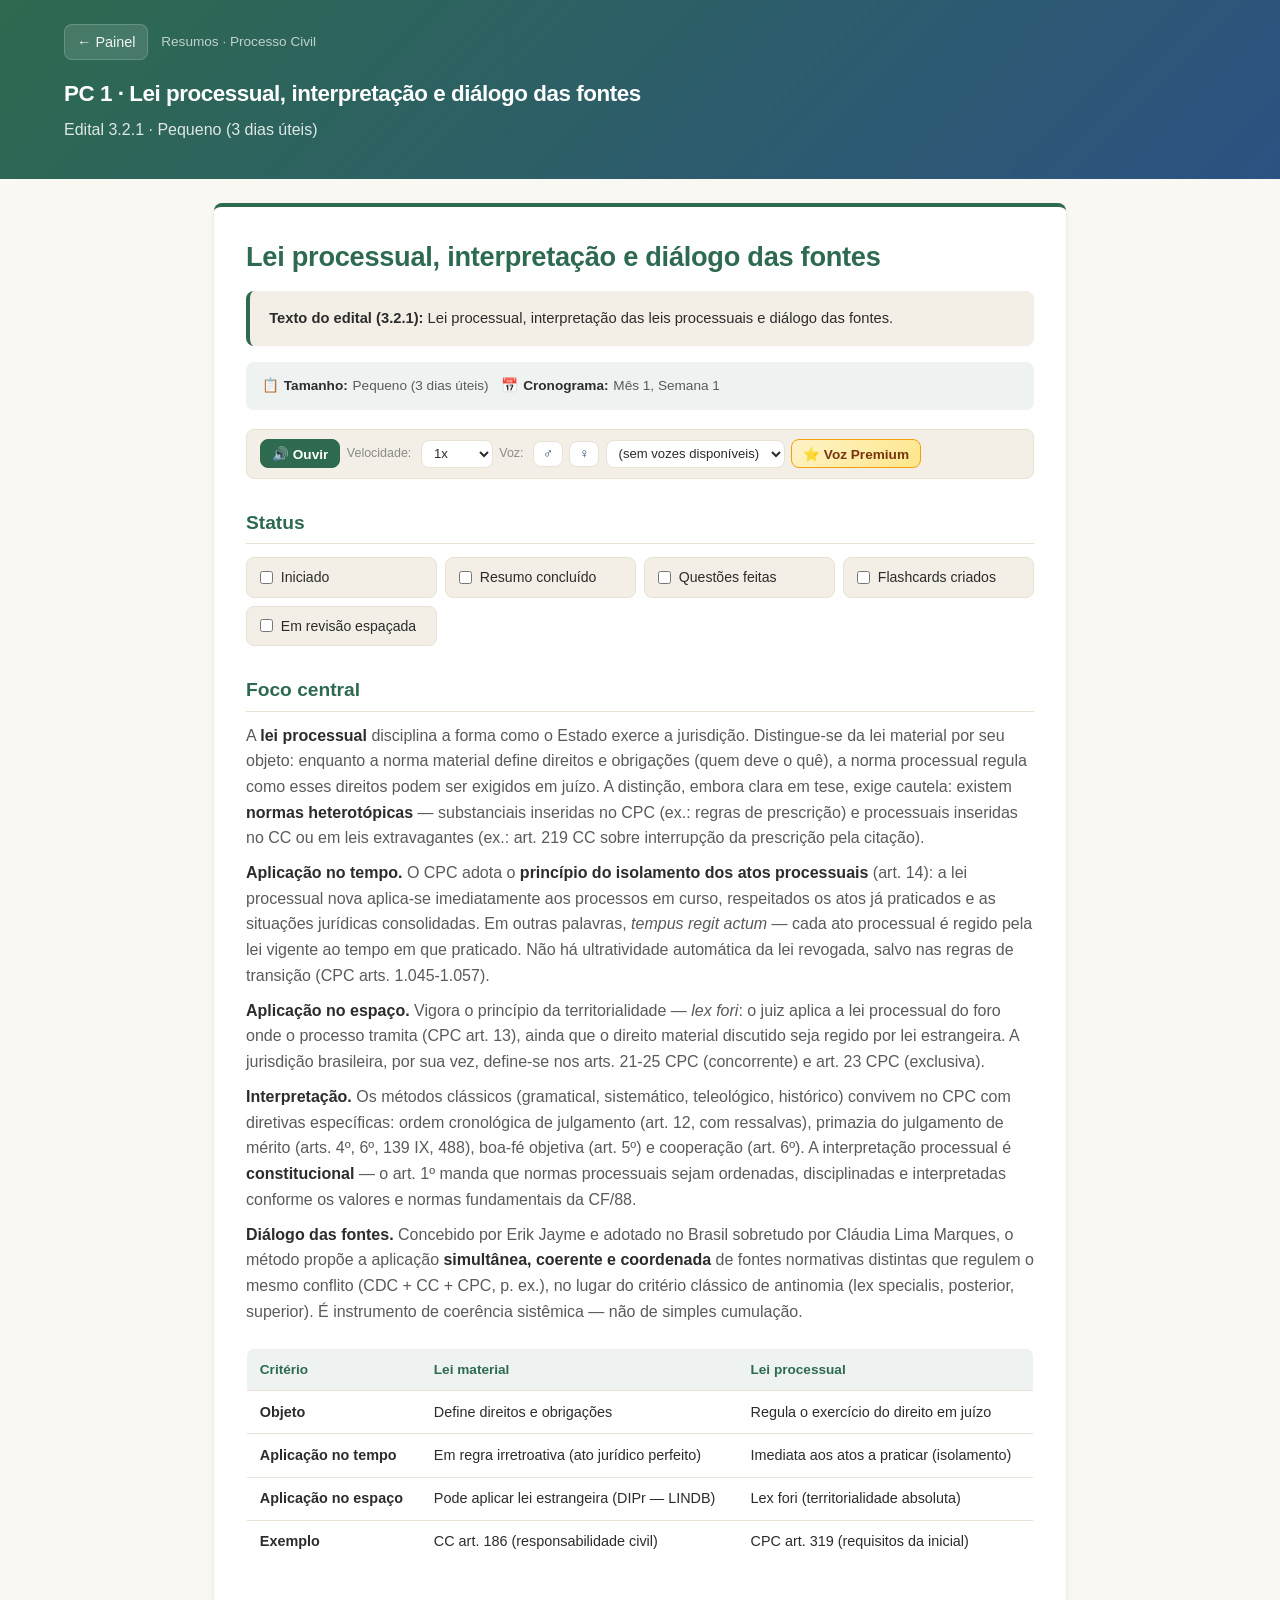
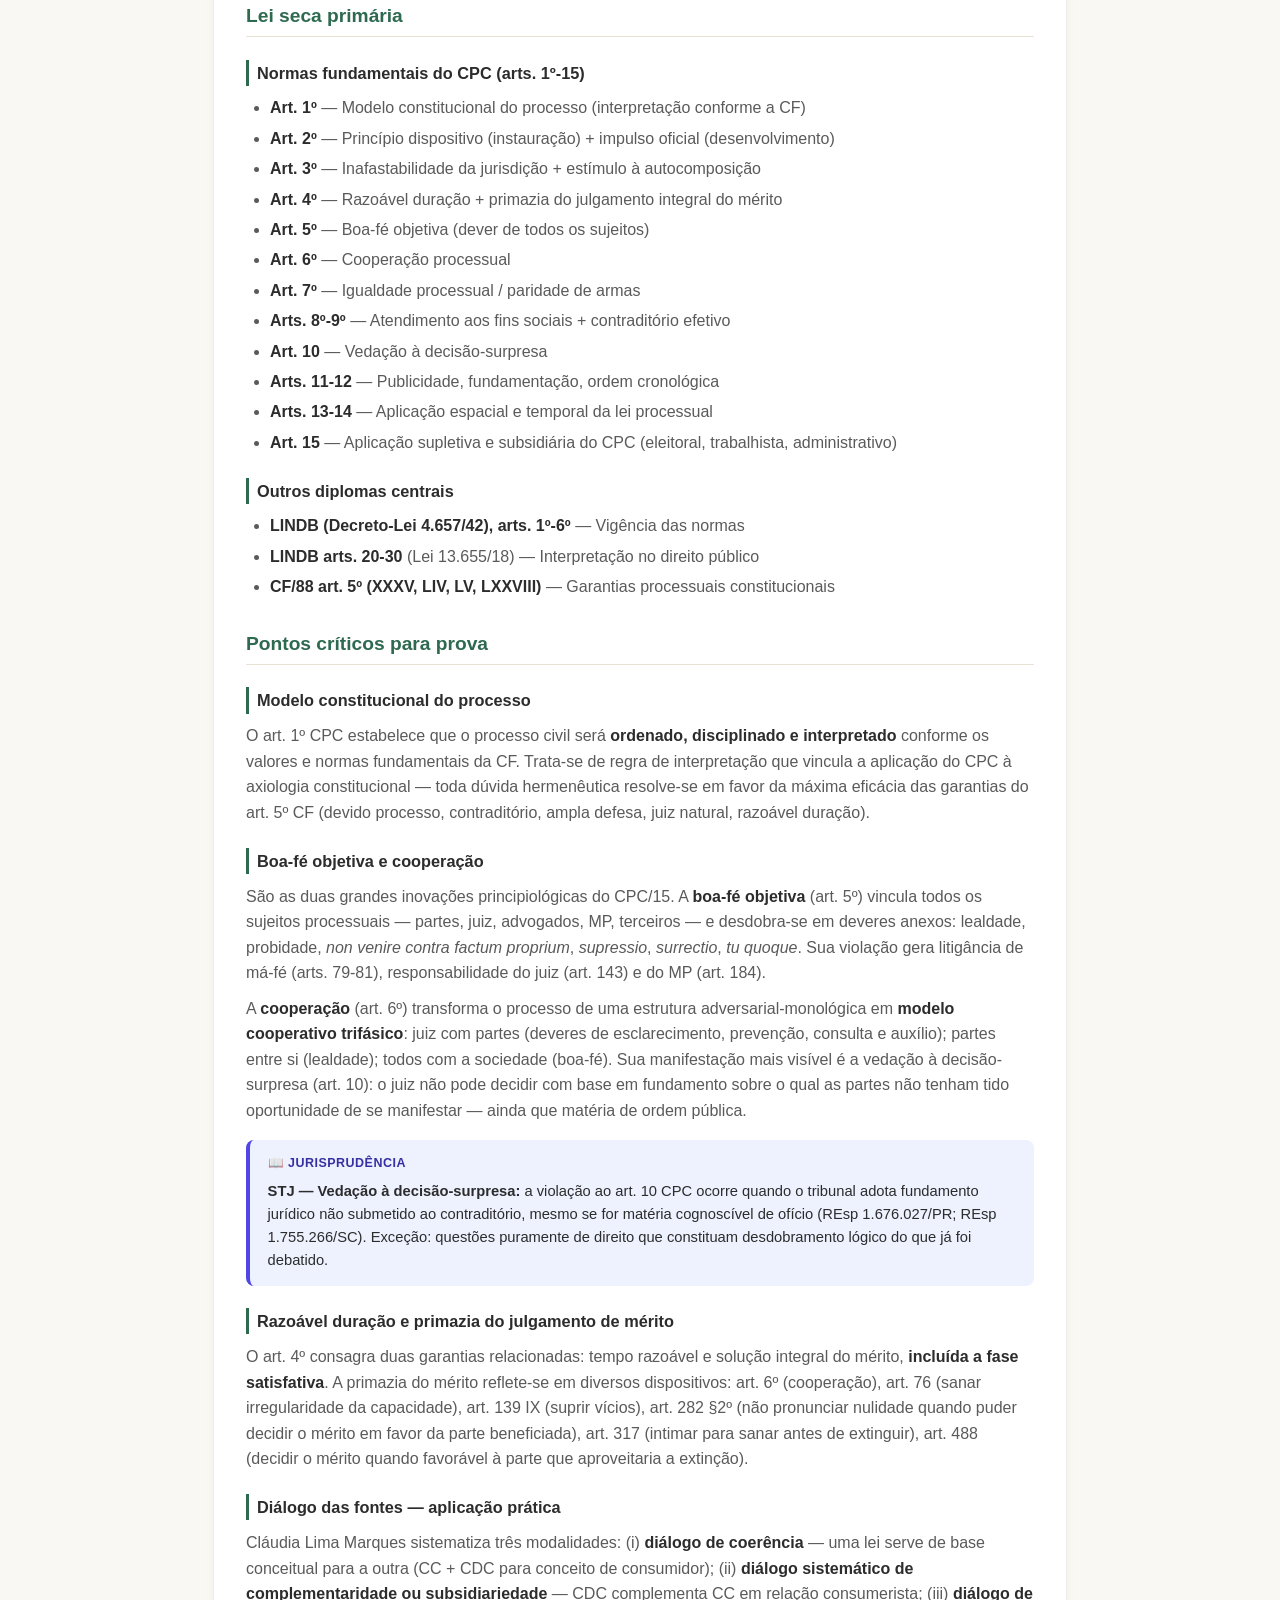
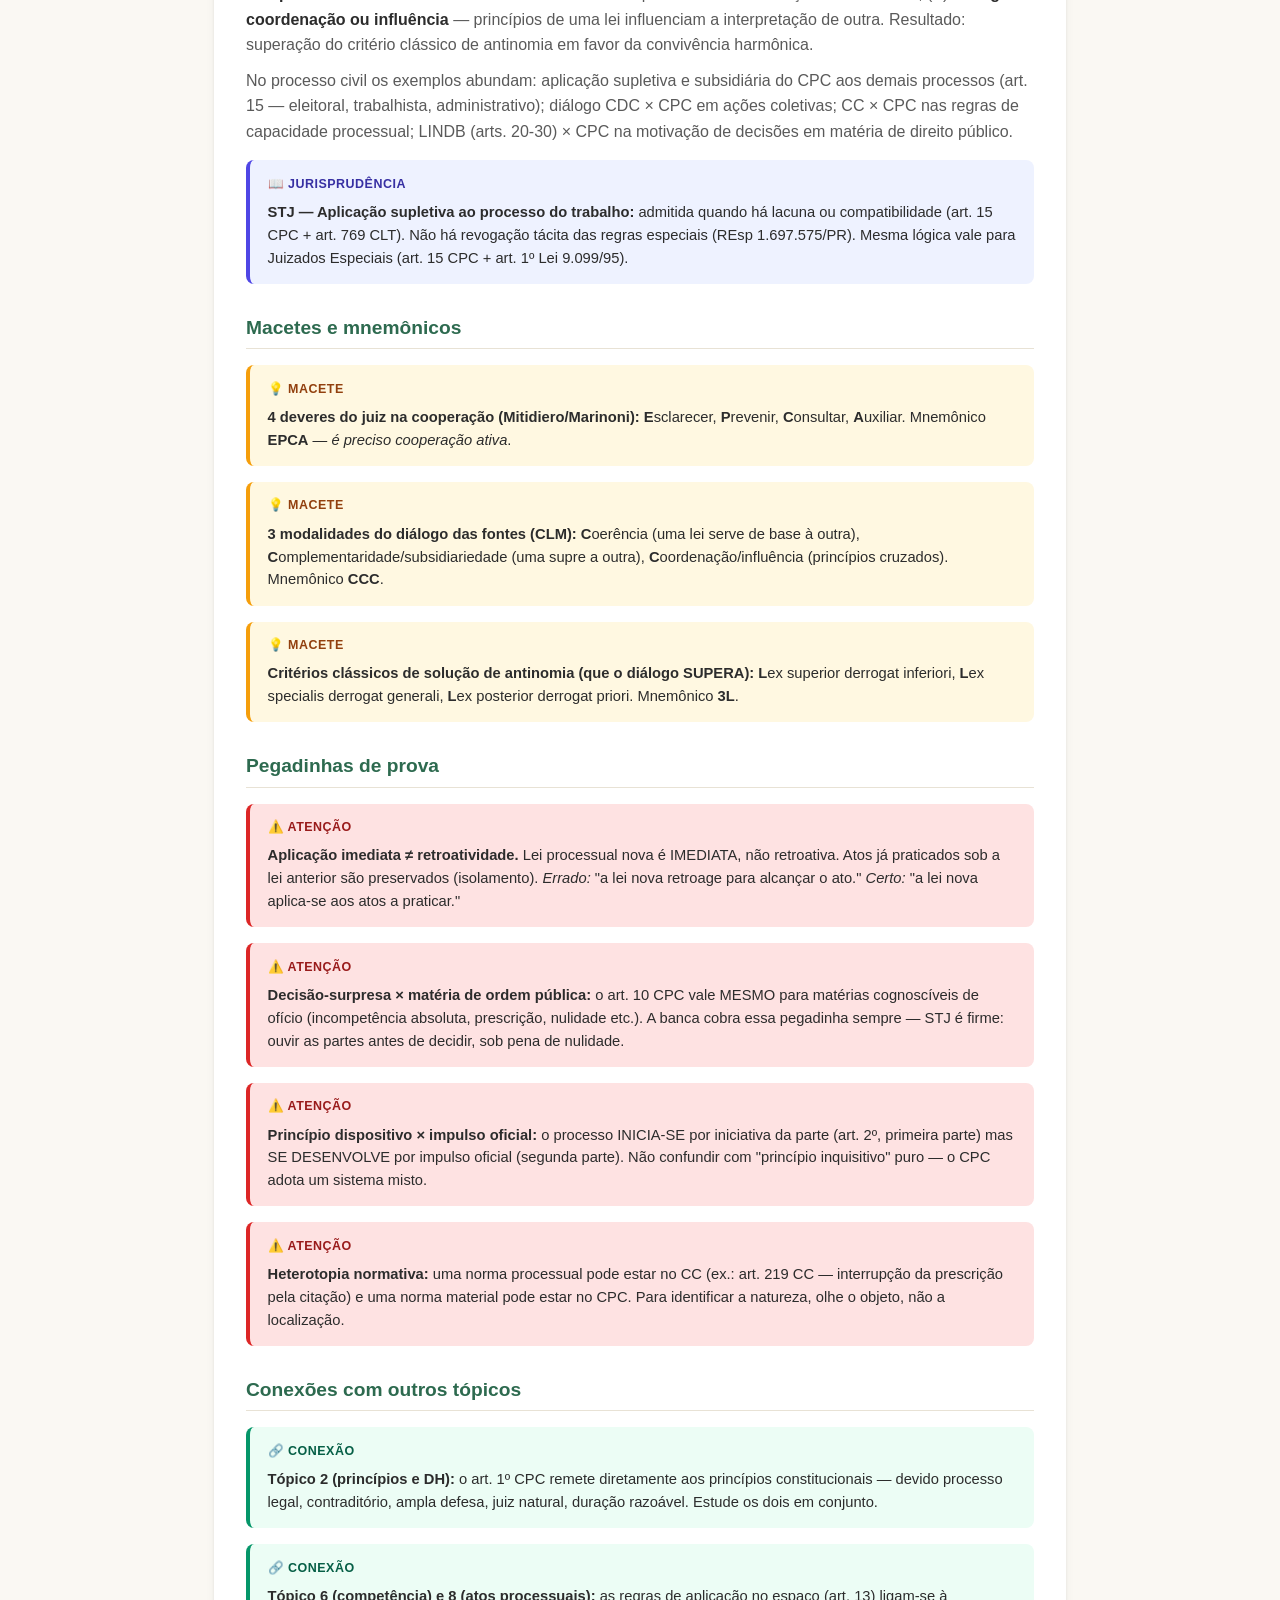
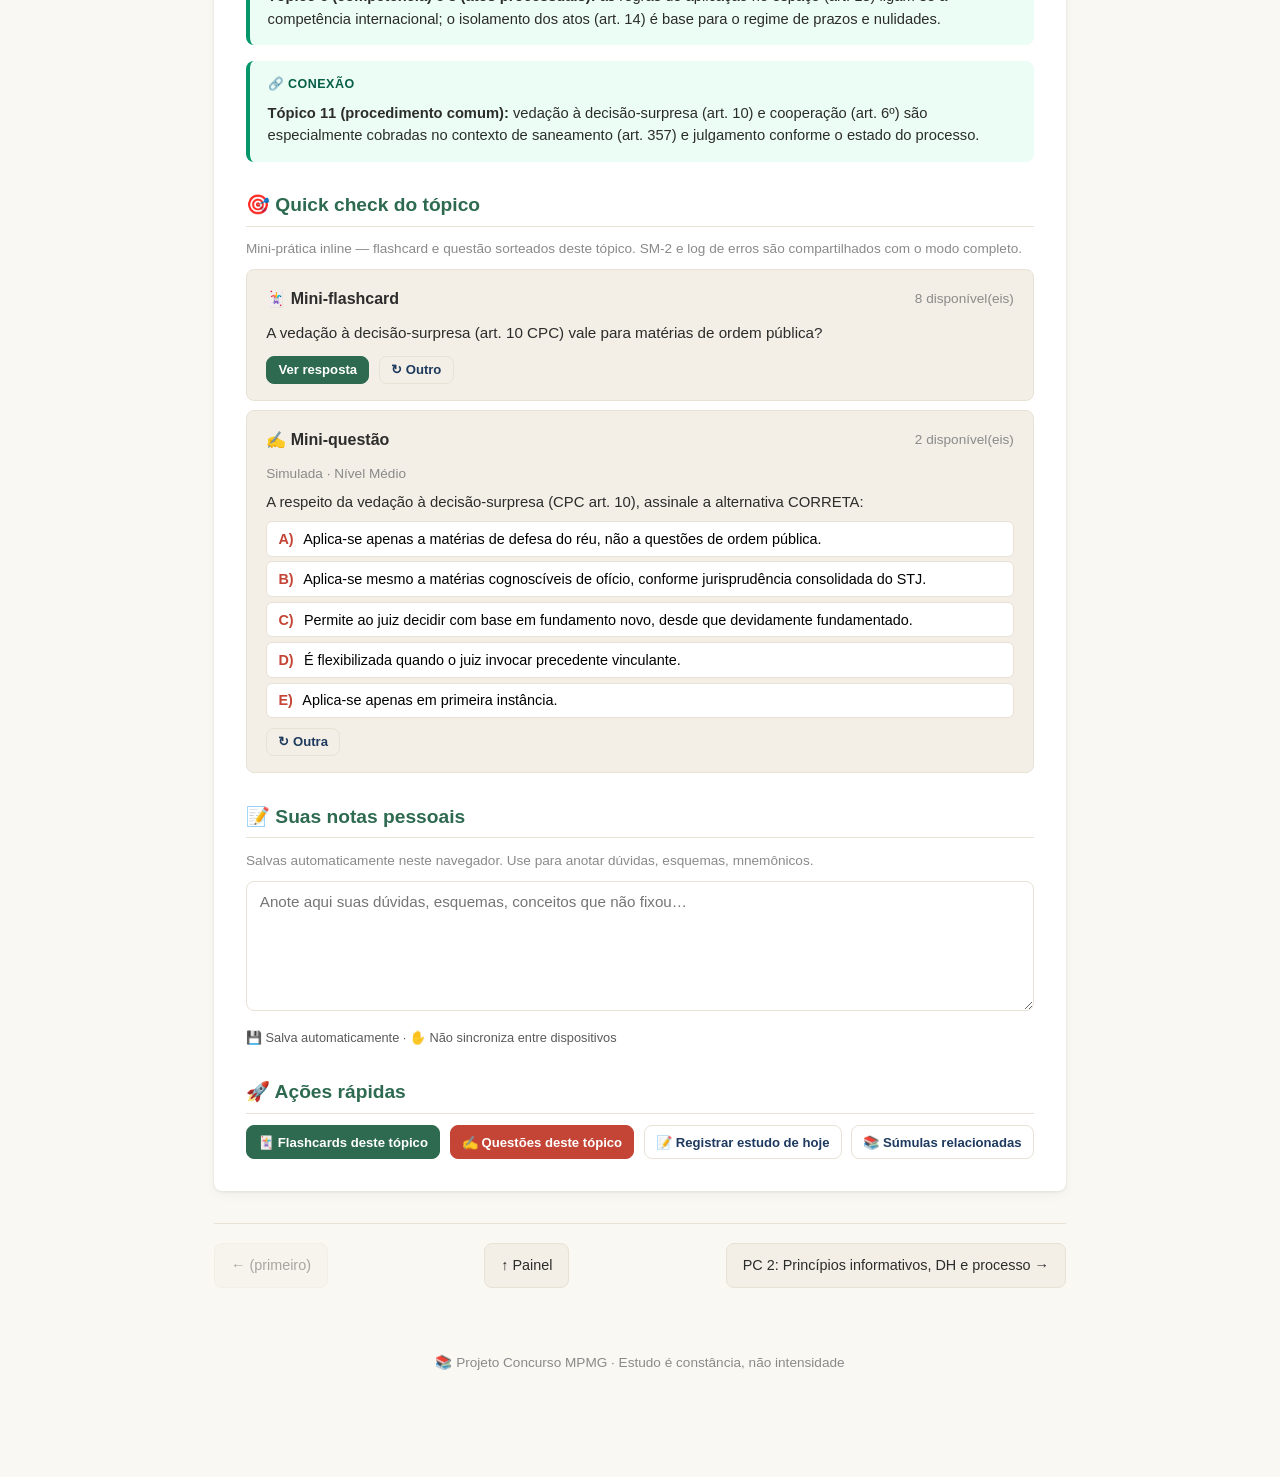
<file: topicos.html>
<!DOCTYPE html>
<html lang="pt-BR">
<head>
<meta charset="UTF-8">
<meta name="viewport" content="width=device-width, initial-scale=1.0">
<title>Tópico · Concurso MPMG</title>
<link rel="stylesheet" href="assets/style.css">
</head>
<body class="theme-resumos">

<header class="app-header">
  <div class="container">
    <div class="back-bar">
      <a href="index.html">← Painel</a>
      <span class="breadcrumb" id="hdr-breadcrumb">Resumos</span>
    </div>
    <h1 class="small" id="hdr-title">Carregando…</h1>
    <p class="subtitle tight" id="hdr-subtitle"></p>
  </div>
</header>

<main class="container-narrow topic-layout">
  <aside class="topic-toc" id="topic-toc" aria-label="Sumário do tópico"></aside>

  <article class="article-block" id="article-content">
    <div class="empty-state">
      <span class="icon">⏳</span>
      Carregando tópico…
    </div>
  </article>

  <nav class="topic-nav" id="topic-nav">
    <a href="index.html#bloco-2">↑ Voltar ao painel</a>
  </nav>
</main>

<footer>
  <p>📚 Projeto Concurso MPMG · Estudo é constância, não intensidade</p>
</footer>

<script src="assets/data.js"></script>
<script src="assets/app.js"></script>
<script>
(function () {
  const id = App.getQueryParam('id') || (APP_DATA.topics[0] && APP_DATA.topics[0].id);
  const topic = App.getTopic(id);
  const article = document.getElementById('article-content');

  if (!topic) {
    article.innerHTML = `
      <div class="empty-state">
        <span class="icon">❓</span>
        Tópico não encontrado. <a href="index.html">Voltar ao painel</a>.
      </div>`;
    return;
  }

  // detecta esqueleto (sections vazias) — modo "🚧 Em construção"
  const isStub = !topic.sections || topic.sections.length === 0;
  const _mat = (topic.materia || 'pc');
  const _matMeta = App.getMateria(_mat);
  const numLabel = `${_matMeta.prefix.trim()} ${topic.num}`;

  // breadcrumb dinâmico
  const bc = document.getElementById('hdr-breadcrumb');
  if (bc) bc.textContent = `Resumos · ${_matMeta.label}`;

  // pools para Quick check (visível tanto no markup, quanto no setup)
  // Filtra por tópico E matéria — flashcards e questões sem 'materia' são considerados 'pc'
  const topicCards = (window.APP_DATA.flashcards || []).filter(f => f.topic === topic.num && (f.materia || 'pc') === _mat);
  const topicQs = (window.APP_DATA.questions || []).filter(q => q.topic === topic.num && (q.materia || 'pc') === _mat);

  // título e subtítulo
  document.title = `${numLabel} · ${topic.title}`;
  document.getElementById('hdr-title').textContent = `${numLabel} · ${topic.title}`;
  document.getElementById('hdr-subtitle').textContent = isStub
    ? `Edital ${topic.edital} · 🚧 Em construção`
    : `Edital ${topic.edital} · ${topic.size}`;

  // monta artigo
  const html = [];
  html.push(`<h1>${App.escape(topic.title)}</h1>`);

  // callout edital
  html.push(`<div class="callout callout-edital"><strong>Texto do edital (${topic.edital}):</strong> ${App.escape(topic.editalText)}</div>`);

  if (isStub) {
    html.push(`<div class="content-box box-info"><div class="box-label">🚧 Em construção</div><div class="box-body">Este tópico ainda não foi escrito. Voltaremos aqui quando esta fase começar — o sumário abaixo já indica o que vai entrar.</div></div>`);
    if (topic.outline && topic.outline.length) {
      html.push('<h2>Sumário previsto</h2>');
      html.push('<ul>' + topic.outline.map(s => `<li>${App.escape(s)}</li>`).join('') + '</ul>');
    }
  } else {

  // meta bar
  const metaItems = [];
  metaItems.push(`<span class="meta-item">📋 <strong>Tamanho:</strong> ${App.escape(topic.size)}</span>`);
  metaItems.push(`<span class="meta-item">📅 <strong>Cronograma:</strong> ${App.escape(topic.schedule)}</span>`);
  if (topic.advantage) {
    metaItems.push(`<span class="meta-item">⭐ <strong>Vantagem:</strong> ${App.escape(topic.advantage)}</span>`);
  }
  html.push(`<div class="meta-bar">${metaItems.join('')}</div>`);

  // ----- Audio controls (TTS) -----
  html.push(`
    <div class="audio-controls" id="audio-controls" style="display:none;">
      <button class="btn btn-sm btn-theme" id="audio-play">🔊 Ouvir</button>
      <button class="btn btn-sm" id="audio-pause" style="display:none;">⏸️ Pausar</button>
      <button class="btn btn-sm" id="audio-stop" style="display:none;">⏹️ Parar</button>
      <button class="btn btn-sm" id="audio-back" style="display:none;" title="Voltar (←)">⏪</button>
      <input type="range" id="audio-progress" min="0" max="0" value="0" step="1" disabled style="display:none;" title="Arraste para pular">
      <button class="btn btn-sm" id="audio-fwd" style="display:none;" title="Avançar (→)">⏩</button>
      <label>Velocidade:</label>
      <select id="audio-speed">
        <option value="0.85">0.85x</option>
        <option value="1" selected>1x</option>
        <option value="1.15">1.15x</option>
        <option value="1.3">1.3x</option>
        <option value="1.5">1.5x</option>
        <option value="1.75">1.75x</option>
        <option value="2">2x ⚡</option>
      </select>
      <label>Voz:</label>
      <button class="btn btn-sm" id="voice-male" title="Melhor voz masculina pt-BR disponível">♂</button>
      <button class="btn btn-sm" id="voice-female" title="Melhor voz feminina pt-BR disponível">♀</button>
      <select id="audio-voice"><option>Carregando…</option></select>
      <button class="btn btn-sm btn-premium-help" id="voice-premium-help" title="Como deixar a voz mais natural">⭐ Voz Premium</button>
      <span class="audio-status" id="audio-status"></span>
      <div class="audio-help" id="audio-help" style="display:none;"></div>
    </div>
  `);

  // Status (controles persistentes)
  html.push(`
    <h2>Status</h2>
    <div class="status-checks" id="status-checks">
      <label class="status-check"><input type="checkbox" data-status="iniciado"><span>Iniciado</span></label>
      <label class="status-check"><input type="checkbox" data-status="resumo"><span>Resumo concluído</span></label>
      <label class="status-check"><input type="checkbox" data-status="questoes"><span>Questões feitas</span></label>
      <label class="status-check"><input type="checkbox" data-status="flashcards"><span>Flashcards criados</span></label>
      <label class="status-check"><input type="checkbox" data-status="revisao"><span>Em revisão espaçada</span></label>
    </div>
  `);

  // ----- inline markdown-mini: **bold**, *italic*, `code` -----
  function inlineMd(text) {
    return App.escape(text)
      .replace(/`([^`]+)`/g, '<code>$1</code>')
      .replace(/\*\*([^*]+)\*\*/g, '<strong>$1</strong>')
      .replace(/(^|[\s(])\*([^*\s][^*]*?)\*(?=[\s.,;:!?)]|$)/g, '$1<em>$2</em>');
  }

  // ----- render de um item (string legado OU objeto tipado) -----
  function renderItem(item) {
    if (typeof item === 'string') return `<li>${inlineMd(item)}</li>`;
    if (!item || !item.type) return '';
    switch (item.type) {
      case 'p':
        return `<p>${inlineMd(item.text || '')}</p>`;
      case 'h':
        return `<h3>${inlineMd(item.text || '')}</h3>`;
      case 'list': {
        const inner = (item.items || []).map(s => `<li>${inlineMd(s)}</li>`).join('');
        return `<ul>${inner}</ul>`;
      }
      case 'table': {
        const heads = (item.headers || []).map(h => `<th>${inlineMd(h)}</th>`).join('');
        const rows = (item.rows || []).map(r =>
          `<tr>${r.map(c => `<td>${inlineMd(c)}</td>`).join('')}</tr>`
        ).join('');
        return `<div class="table-wrap"><table class="content-table"><thead><tr>${heads}</tr></thead><tbody>${rows}</tbody></table></div>`;
      }
      case 'box': {
        const kind = item.kind || 'info';
        const labels = {
          macete: '💡 Macete',
          jurisprudencia: '📖 Jurisprudência',
          atencao: '⚠️ Atenção',
          info: 'ℹ️ Nota',
          conexao: '🔗 Conexão'
        };
        const label = labels[kind] || labels.info;
        return `<div class="content-box box-${App.escape(kind)}"><div class="box-label">${label}</div><div class="box-body">${inlineMd(item.text || '')}</div></div>`;
      }
      default:
        return '';
    }
  }

  // Sections de conteúdo
  topic.sections.forEach(sec => {
    html.push(`<h2>${App.escape(sec.h)}</h2>`);
    if (sec.items && sec.items.length) {
      // detecta se é lista de strings (legado) ou blocos tipados (novo)
      const allStrings = sec.items.every(i => typeof i === 'string');
      if (allStrings) {
        html.push('<ul>');
        sec.items.forEach(item => html.push(renderItem(item)));
        html.push('</ul>');
      } else {
        // mistura ou só objetos: renderiza cada um livremente, agrupando strings em <li>
        let openUl = false;
        sec.items.forEach(item => {
          if (typeof item === 'string') {
            if (!openUl) { html.push('<ul>'); openUl = true; }
            html.push(renderItem(item));
          } else {
            if (openUl) { html.push('</ul>'); openUl = false; }
            html.push(renderItem(item));
          }
        });
        if (openUl) html.push('</ul>');
      }
    }
  });

  // ----- Quick check (inline runners) -----
  // pools (topicCards / topicQs) já calculados no escopo principal
  if (topicCards.length || topicQs.length) {
    html.push('<h2>🎯 Quick check do tópico</h2>');
    html.push('<p style="color:var(--text-muted); font-size:0.85rem;">Mini-prática inline — flashcard e questão sorteados deste tópico. SM-2 e log de erros são compartilhados com o modo completo.</p>');
    if (topicCards.length) {
      html.push(`
        <div class="card" id="qc-flash" style="margin-top:0.6rem;">
          <div style="display:flex; justify-content:space-between; align-items:center; gap:0.5rem; flex-wrap:wrap;">
            <strong>🃏 Mini-flashcard</strong>
            <span style="color:var(--text-muted); font-size:0.85rem;">${topicCards.length} disponível(eis)</span>
          </div>
          <div id="qc-flash-body" style="margin-top:0.6rem;"></div>
        </div>`);
    }
    if (topicQs.length) {
      html.push(`
        <div class="card" id="qc-q" style="margin-top:0.6rem;">
          <div style="display:flex; justify-content:space-between; align-items:center; gap:0.5rem; flex-wrap:wrap;">
            <strong>✍️ Mini-questão</strong>
            <span style="color:var(--text-muted); font-size:0.85rem;">${topicQs.length} disponível(eis)</span>
          </div>
          <div id="qc-q-body" style="margin-top:0.6rem;"></div>
        </div>`);
    }
  }

  // Notas pessoais
  html.push(`
    <h2>📝 Suas notas pessoais</h2>
    <p style="color:var(--text-muted); font-size:0.85rem;">Salvas automaticamente neste navegador. Use para anotar dúvidas, esquemas, mnemônicos.</p>
    <textarea id="notes" placeholder="Anote aqui suas dúvidas, esquemas, conceitos que não fixou…"></textarea>
    <p class="form-help">💾 Salva automaticamente · ✋ Não sincroniza entre dispositivos</p>
  `);

  // ações rápidas para outros recursos
  html.push(`
    <h2>🚀 Ações rápidas</h2>
    <div class="btn-row" style="margin-top:0.5rem;">
      <a class="btn btn-success btn-sm" href="flashcards.html?topic=${topic.num}">🃏 Flashcards deste tópico</a>
      <a class="btn btn-danger btn-sm" href="simulado.html?topic=${topic.num}">✍️ Questões deste tópico</a>
      <a class="btn btn-sm" href="log.html#novo">📝 Registrar estudo de hoje</a>
      <a class="btn btn-sm" href="referencia.html?topic=${topic.num}">📚 Súmulas relacionadas</a>
    </div>
  `);

  } /* end if(!isStub) */

  article.innerHTML = html.join('\n');

  // ---- TOC interno (sumário lateral com âncoras nos <h2>) ----
  (function buildTOC() {
    const toc = document.getElementById('topic-toc');
    if (!toc) return;
    const headings = article.querySelectorAll('h2');
    if (headings.length < 2) { toc.style.display = 'none'; return; }

    const slug = (s) => s.toLowerCase()
      .normalize('NFD').replace(/[̀-ͯ]/g, '')
      .replace(/[^a-z0-9]+/g, '-').replace(/^-|-$/g, '').slice(0, 60);

    const links = [];
    const used = new Set();
    headings.forEach(h => {
      let s = slug(h.textContent);
      let base = s, n = 2;
      while (used.has(s)) { s = base + '-' + n++; }
      used.add(s);
      h.id = s;
      links.push(`<li><a href="#${s}">${App.escape(h.textContent)}</a></li>`);
    });

    toc.innerHTML = `
      <div class="toc-inner">
        <div class="toc-header">📑 Sumário</div>
        <ul class="toc-list">${links.join('')}</ul>
      </div>`;

    // Scroll spy — destaca link do <h2> visível
    const tocLinks = toc.querySelectorAll('a[href^="#"]');
    const setActive = (id) => {
      tocLinks.forEach(a => a.classList.toggle('active', a.getAttribute('href') === '#' + id));
    };
    if ('IntersectionObserver' in window) {
      const obs = new IntersectionObserver((entries) => {
        const visible = entries.filter(e => e.isIntersecting)
          .sort((a, b) => a.boundingClientRect.top - b.boundingClientRect.top)[0];
        if (visible) setActive(visible.target.id);
      }, { rootMargin: '-80px 0px -60% 0px', threshold: 0 });
      headings.forEach(h => obs.observe(h));
    }
  })();

  if (!isStub) {

  // ---- Status persistente ----
  const statusKey = `topic-status-${topic.id}`;
  const status = App.load(statusKey, {});
  document.querySelectorAll('#status-checks input[type="checkbox"]').forEach(cb => {
    const k = cb.dataset.status;
    if (status[k]) {
      cb.checked = true;
      cb.closest('.status-check').classList.add('checked');
    }
    cb.addEventListener('change', () => {
      status[k] = cb.checked;
      App.save(statusKey, status);
      cb.closest('.status-check').classList.toggle('checked', cb.checked);
      // sincroniza checklist do index (Fase 1) — se "resumo" marcado, marca o item correspondente
      const indexKey = 'checklist-fase1';
      const idx = App.load(indexKey, {});
      const indexId = `t${topic.num}`;
      idx[indexId] = !!status.resumo;
      App.save(indexKey, idx);
    });
  });

  // ---- Notas persistentes ----
  const notesKey = `topic-notes-${topic.id}`;
  const ta = document.getElementById('notes');
  ta.value = App.load(notesKey, '') || '';
  let saveTimer;
  ta.addEventListener('input', () => {
    clearTimeout(saveTimer);
    saveTimer = setTimeout(() => {
      App.save(notesKey, ta.value);
      App.toast('Notas salvas');
    }, 600);
  });

  // ---- QUICK CHECK (inline runners) ----
  (function initQuickCheck() {
    // Mini-flashcard com SM-2 (interopera com flashcards-state)
    const flashBody = document.getElementById('qc-flash-body');
    if (flashBody && topicCards.length) {
      const SM_KEY = 'flashcards-state';
      let curCard = null;

      function pickCard() {
        // prioriza vencidos, depois novos, depois aleatório
        const today = App.today();
        const sm = App.load(SM_KEY, {});
        const due = topicCards.filter(c => sm[c.id] && sm[c.id].dueDate && new Date(sm[c.id].dueDate) <= today);
        const fresh = topicCards.filter(c => !sm[c.id] || sm[c.id].reps === 0);
        const pool = due.length ? due : (fresh.length ? fresh : topicCards);
        curCard = pool[Math.floor(Math.random() * pool.length)];
        renderQuestion();
      }

      function renderQuestion() {
        flashBody.innerHTML = `
          <div style="font-size:0.95rem; line-height:1.5;">${App.escape(curCard.q)}</div>
          <div class="btn-row" style="margin-top:0.7rem;">
            <button class="btn btn-sm btn-theme" data-act="show">Ver resposta</button>
            <button class="btn btn-sm btn-ghost" data-act="skip">↻ Outro</button>
          </div>`;
        flashBody.querySelector('[data-act="show"]').addEventListener('click', renderAnswer);
        flashBody.querySelector('[data-act="skip"]').addEventListener('click', pickCard);
      }

      function renderAnswer() {
        flashBody.innerHTML = `
          <div style="font-size:0.85rem; color:var(--text-muted); margin-bottom:0.4rem;">${App.escape(curCard.q)}</div>
          <div style="font-size:0.95rem; line-height:1.5;"><strong>${App.escape(curCard.a)}</strong></div>
          <div style="margin-top:0.4rem; font-size:0.78rem; color:var(--text-muted);">Como foi? Atualiza o SM-2 deste card.</div>
          <div class="btn-row" style="margin-top:0.5rem; flex-wrap:wrap;">
            <button class="btn btn-sm btn-danger" data-grade="0">De novo</button>
            <button class="btn btn-sm" data-grade="2">Difícil</button>
            <button class="btn btn-sm btn-success" data-grade="3">Bom</button>
            <button class="btn btn-sm btn-primary" data-grade="4">Fácil</button>
          </div>`;
        flashBody.querySelectorAll('button[data-grade]').forEach(b => {
          b.addEventListener('click', () => grade(parseInt(b.dataset.grade)));
        });
      }

      function grade(g) {
        const sm = App.load(SM_KEY, {});
        const s = sm[curCard.id] || { ease: 2.5, interval: 0, dueDate: null, reps: 0, lapses: 0, learned: false };
        s.reps = (s.reps || 0) + 1;
        if (g === 0) {
          s.lapses = (s.lapses || 0) + 1;
          s.interval = 0;
          s.ease = Math.max(1.3, s.ease - 0.2);
          s.dueDate = App.today().toISOString();
        } else {
          if (g === 2) {
            s.interval = s.interval === 0 ? 1 : Math.max(1, Math.round(s.interval * 1.2));
            s.ease = Math.max(1.3, s.ease - 0.15);
          } else if (g === 3) {
            if (s.interval === 0) s.interval = 1;
            else if (s.interval === 1) s.interval = 3;
            else s.interval = Math.round(s.interval * s.ease);
          } else if (g === 4) {
            if (s.interval === 0) s.interval = 3;
            else s.interval = Math.round(s.interval * s.ease * 1.3);
            s.ease = s.ease + 0.1;
          }
          s.dueDate = App.addDays(App.today(), s.interval).toISOString();
          if (s.reps >= 3 && s.interval >= 7) s.learned = true;
        }
        sm[curCard.id] = s;
        App.save(SM_KEY, sm);
        App.toast('SM-2 atualizado · próximo em ' + (s.interval || 0) + 'd');
        pickCard();
      }

      pickCard();
    }

    // Mini-questão (interopera com log-erros)
    const qBody = document.getElementById('qc-q-body');
    if (qBody && topicQs.length) {
      const ERR_KEY = 'log-erros';
      let curQ = null;
      let answered = false;

      function pickQ() {
        answered = false;
        curQ = topicQs[Math.floor(Math.random() * topicQs.length)];
        renderQ();
      }

      function renderQ() {
        const altsHtml = curQ.alternatives.map((alt, i) => {
          const letter = String.fromCharCode(65 + i);
          return `<button class="alternative qc-alt" data-letter="${letter}" style="display:block; width:100%; text-align:left; margin-top:0.3rem; padding:0.55rem 0.7rem; border:1px solid var(--border); background:white; border-radius:6px; cursor:pointer; font-size:0.9rem;">
            <span class="letter" style="font-weight:600;">${letter})</span> ${App.escape(alt)}
          </button>`;
        }).join('');
        qBody.innerHTML = `
          <div style="font-size:0.85rem; color:var(--text-muted);">${App.escape(curQ.banca || 'Banca')} · Nível ${App.escape(curQ.nivel || 'Médio')}</div>
          <div style="font-size:0.93rem; line-height:1.5; margin-top:0.4rem;">${App.escape(curQ.statement)}</div>
          <div style="margin-top:0.5rem;">${altsHtml}</div>
          <div id="qc-q-explain" style="display:none; margin-top:0.6rem;"></div>
          <div class="btn-row" style="margin-top:0.6rem;">
            <button class="btn btn-sm btn-ghost" data-act="skip">↻ Outra</button>
          </div>`;
        qBody.querySelectorAll('.qc-alt').forEach(b => {
          b.addEventListener('click', () => answer(b.dataset.letter));
        });
        qBody.querySelector('[data-act="skip"]').addEventListener('click', pickQ);
      }

      function answer(letter) {
        if (answered) return;
        answered = true;
        const right = letter === curQ.correct;
        qBody.querySelectorAll('.qc-alt').forEach(b => {
          const l = b.dataset.letter;
          b.disabled = true;
          b.style.cursor = 'default';
          if (l === curQ.correct) { b.style.background = '#d1fae5'; b.style.borderColor = '#10b981'; }
          if (l === letter && !right) { b.style.background = '#fee2e2'; b.style.borderColor = '#ef4444'; }
        });
        const ex = document.getElementById('qc-q-explain');
        ex.style.display = '';
        ex.className = 'content-box ' + (right ? 'box-conexao' : 'box-atencao');
        ex.innerHTML = `<div class="box-label">${right ? '✅ Correto' : '❌ Errou — gabarito: ' + curQ.correct}</div><div class="box-body">${App.escape(curQ.explanation)}</div>`;
        if (!right) {
          const errLog = App.load(ERR_KEY, []);
          errLog.push({
            date: new Date().toISOString(),
            questionId: curQ.id,
            topic: curQ.topic,
            statement: curQ.statement,
            given: letter,
            correct: curQ.correct,
            explanation: curQ.explanation,
            inline: true
          });
          App.save(ERR_KEY, errLog);
          App.toast('Erro registrado no log');
        }
      }

      pickQ();
    }
  })();

  // ---- AUDIO MODE (TTS via SpeechSynthesis API) ----
  (function initAudio() {
    if (!('speechSynthesis' in window)) return;
    const ctrl = document.getElementById('audio-controls');
    if (!ctrl) return;
    ctrl.style.display = 'flex';

    const playBtn = document.getElementById('audio-play');
    const pauseBtn = document.getElementById('audio-pause');
    const stopBtn = document.getElementById('audio-stop');
    const backBtn = document.getElementById('audio-back');
    const fwdBtn = document.getElementById('audio-fwd');
    const progressEl = document.getElementById('audio-progress');
    const speedEl = document.getElementById('audio-speed');
    const voiceEl = document.getElementById('audio-voice');
    const statusEl = document.getElementById('audio-status');
    const premiumBtn = document.getElementById('voice-premium-help');
    const helpEl = document.getElementById('audio-help');

    let voices = [];
    let chunks = [];
    let idx = 0;

    // ===== Timer baseado em posição dentro do texto =====
    // Calcula tempo decorrido como: chars dos chunks anteriores + progresso no chunk atual
    let currentChunkStartTime = null;
    let currentChunkPausedMs = 0;
    let currentChunkPauseStart = null;
    let elapsedTimer = null;
    const CHARS_PER_SEC = 15; // estimativa pt-BR a 1x

    function fmtTime(sec) {
      if (!isFinite(sec) || sec < 0) sec = 0;
      const m = Math.floor(sec / 60);
      const s = Math.floor(sec % 60);
      return m + ':' + String(s).padStart(2, '0');
    }
    function estimateTotalSec() {
      const totalChars = chunks.reduce((s, c) => s + c.length, 0);
      const rate = parseFloat(speedEl.value) || 1;
      return totalChars / (CHARS_PER_SEC * rate);
    }
    function chunkProgressSec() {
      if (!currentChunkStartTime || idx >= chunks.length) return 0;
      const ref = currentChunkPauseStart || performance.now();
      const elapsedInChunk = (ref - currentChunkStartTime - currentChunkPausedMs) / 1000;
      const rate = parseFloat(speedEl.value) || 1;
      const chunkDuration = chunks[idx].length / (CHARS_PER_SEC * rate);
      return Math.max(0, Math.min(elapsedInChunk, chunkDuration));
    }
    function elapsedSec() {
      if (chunks.length === 0) return 0;
      const rate = parseFloat(speedEl.value) || 1;
      const charsBefore = chunks.slice(0, idx).reduce((s, c) => s + c.length, 0);
      return (charsBefore / (CHARS_PER_SEC * rate)) + chunkProgressSec();
    }
    function resetChunkTiming() {
      currentChunkStartTime = null;
      currentChunkPausedMs = 0;
      currentChunkPauseStart = null;
    }
    function startElapsedTimer() {
      stopElapsedTimer();
      elapsedTimer = setInterval(updateProgress, 250);
    }
    function stopElapsedTimer() {
      if (elapsedTimer) { clearInterval(elapsedTimer); elapsedTimer = null; }
    }

    // ===== Voz Premium: deep-link para Ajustes do Sistema =====
    const ua = navigator.userAgent;
    const isMac = /Macintosh/.test(ua) && !/iPhone|iPad/.test(ua);
    const isIOS = /iPhone|iPad|iPod/.test(ua);
    const isWindows = /Windows/.test(ua);
    const isChrome = /Chrome/.test(ua) && !/Edge|OPR/.test(ua);

    function buildHelpHtml() {
      if (isMac) {
        return `
          <p><b>Opção 1 — Felipe Premium da Apple</b> (recomendada): voz neural pt-BR, qualidade igual a opções pagas.</p>
          <button class="btn btn-sm btn-theme" id="open-mac-settings">⚙️ Abrir Ajustes → Voz do Sistema</button>
          <ol>
            <li>Clique no botão acima — abre Ajustes na seção certa.</li>
            <li>Role até <b>Leitura e Fala</b> (em macOS Sequoia/26; nas versões antigas: <b>Conteúdo Falado</b>).</li>
            <li>Na linha <b>Voz do Sistema</b>, clique no <b>ícone ⓘ</b> ou <b>na linha</b> (não no dropdown da voz) — abre uma janela completa de vozes.</li>
            <li>Em <b>Português (Brasil)</b>, marque ⭐ <b>Felipe (Premium)</b> ou ⭐ <b>Luciana (Premium)</b> → <b>OK</b>.</li>
            <li>Aguarde download (~150MB cada), volte aqui e clique em "🔄 Já instalei" abaixo.</li>
          </ol>
          <p style="font-size: 0.85em;"><b>Não consegue encontrar?</b> Cole no Terminal (Aplicativos → Utilitários → Terminal):<br>
          <code style="background: var(--bg-soft); padding: 0.15rem 0.4rem; border-radius: 4px; user-select: all;">open "x-apple.systempreferences:com.apple.preference.universalaccess?Speech"</code></p>

          <p style="margin-top: 1rem;"><b>Opção 2 — Microsoft Edge</b> (vozes neurais extras, grátis): instalar o Edge libera 4-5 vozes neurais pt-BR adicionais (Antônio, Francisca, Thalita, Brenda). Útil pra alternar timbre se enjoar da Felipe.</p>
          <ol>
            <li>Baixe o Edge: <a href="https://www.microsoft.com/edge/download" target="_blank" rel="noopener">microsoft.com/edge/download</a></li>
            <li>Abra este app dentro do Edge</li>
            <li>No dropdown de Voz aparecem as <b>Microsoft Neural</b> marcadas com ⭐</li>
          </ol>

          <p style="font-size: 0.85em; margin-top: 0.8rem;"><b>Opção 3 — Eloquence (Apple, retro):</b> nas mesmas Ajustes do Sistema, busque "Eloquence" — vozes com mais personalidade (não mais naturais, só diferentes). Tem <b>Eduardo (pt-BR)</b>.</p>

          <p style="font-size: 0.8em; opacity: 0.75; margin-top: 0.8rem;">Se nada funcionar, plano final: <b>Cmd+F5</b> liga VoiceOver, <b>Cmd+Opt+F8</b> abre Utilitário do VoiceOver → aba <b>Fala</b> → <b>Vozes</b> → <b>Personalizar…</b>. Cmd+F5 de novo desliga VoiceOver.</p>
        `;
      }
      if (isIOS) {
        return `
          <p><b>Voz Premium grátis</b> — instale Felipe (M) ou Luciana (F) Premium da Apple.</p>
          <ol>
            <li><b>Ajustes</b> → <b>Acessibilidade</b> → <b>Conteúdo Falado</b> → <b>Vozes</b></li>
            <li><b>Português</b> → <b>Brasil</b></li>
            <li>Toque em ⬇️ ao lado de <b>Felipe</b> ou <b>Luciana</b> (variante "Aprimorada")</li>
            <li>Aguarde download, volte ao Safari, recarregue a página</li>
          </ol>
        `;
      }
      if (isWindows) {
        return `
          <p><b>Voz Premium grátis no Windows 11.</b></p>
          <ol>
            <li><b>Configurações</b> → <b>Hora e Idioma</b> → <b>Fala</b></li>
            <li>Clique <b>Adicionar voz</b> → escolher <b>Português (Brasil)</b></li>
            <li>Marque <b>Antônio (Neural)</b> [M] ou <b>Francisca (Neural)</b> [F]</li>
            <li>Aguarde download e recarregue esta página</li>
          </ol>
        `;
      }
      // Outros (Linux, Android, etc.)
      return `
        <p>Para vozes mais naturais, use <b>Chrome</b> — vem com voz "Google português do Brasil" sem precisar instalar nada. Já deve estar listada no dropdown de Voz acima.</p>
        <p style="font-size: 0.85em;">Se estiver em Android, qualquer app TTS Premium da Play Store também funciona.</p>
      `;
    }

    premiumBtn.addEventListener('click', () => {
      const isOpen = helpEl.style.display === 'block';
      if (isOpen) {
        helpEl.style.display = 'none';
        return;
      }
      helpEl.innerHTML = buildHelpHtml();
      helpEl.style.display = 'block';

      const macBtn = document.getElementById('open-mac-settings');
      if (macBtn) {
        macBtn.addEventListener('click', () => {
          // Deep-link para Acessibilidade no macOS (funciona em Sonoma+)
          window.location.href = 'x-apple.systempreferences:com.apple.preference.universalaccess';
          macBtn.textContent = '✅ Abriu Ajustes — siga os passos abaixo';
          macBtn.disabled = true;
          // Adiciona botão de reload depois de alguns segundos
          setTimeout(() => {
            const reloadBtn = document.createElement('button');
            reloadBtn.className = 'btn btn-sm btn-theme';
            reloadBtn.style.marginTop = '0.4rem';
            reloadBtn.textContent = '🔄 Já instalei — recarregar página';
            reloadBtn.addEventListener('click', () => location.reload());
            macBtn.parentNode.insertBefore(reloadBtn, macBtn.nextSibling);
          }, 3000);
        });
      }
    });

    const VOICE_GENDER = {
      felipe: 'M', daniel: 'M', ricardo: 'M', antonio: 'M', 'antônio': 'M',
      diego: 'M', joao: 'M', 'joão': 'M', rafael: 'M', thiago: 'M', fabio: 'M', 'fábio': 'M',
      luciana: 'F', joana: 'F', maria: 'F', francisca: 'F', helena: 'F',
      vitoria: 'F', 'vitória': 'F', camila: 'F', isabela: 'F', leticia: 'F', 'letícia': 'F',
    };
    function voiceGender(name) {
      const lower = name.toLowerCase();
      for (const k in VOICE_GENDER) if (lower.includes(k)) return VOICE_GENDER[k];
      return null;
    }
    function isPremium(name) {
      return /premium|enhanced|aprimorad|natural|neural|wavenet|cloud/i.test(name);
    }
    function qualityScore(v) {
      let s = 0;
      if (isPremium(v.name)) s += 1000;
      if (/google/i.test(v.name)) s += 100;
      if (/microsoft/i.test(v.name)) s += 80;
      if (v.localService === false) s += 50;
      if (/pt[-_]br/i.test(v.lang)) s += 30;
      return s;
    }

    function loadVoices() {
      const all = window.speechSynthesis.getVoices();
      voices = all.filter(v => /^pt(-|_|$)/i.test(v.lang));
      if (voices.length === 0) voices = all;
      if (voices.length === 0) {
        voiceEl.innerHTML = '<option value="">(sem vozes disponíveis)</option>';
        playBtn.disabled = true;
        return;
      }
      voices = voices.slice().sort((a, b) => qualityScore(b) - qualityScore(a));

      voiceEl.innerHTML = voices.map((v, i) => {
        const g = voiceGender(v.name);
        const star = isPremium(v.name) ? '⭐ ' : '';
        const tag = g ? ` [${g}]` : '';
        return `<option value="${i}">${star}${App.escape(v.name)}${tag} — ${v.lang}</option>`;
      }).join('');

      const savedName = localStorage.getItem('concurso-mpmg-voice-name');
      let pick = -1;
      if (savedName) pick = voices.findIndex(v => v.name === savedName);
      if (pick < 0) pick = voices.findIndex(v => /pt[-_]br/i.test(v.lang) && voiceGender(v.name) === 'M');
      if (pick < 0) pick = voices.findIndex(v => /pt[-_]br/i.test(v.lang));
      if (pick < 0) pick = 0;
      voiceEl.value = String(pick);
    }

    function pickGender(g) {
      let i = voices.findIndex(v => /pt[-_]br/i.test(v.lang) && voiceGender(v.name) === g);
      if (i < 0) i = voices.findIndex(v => voiceGender(v.name) === g);
      if (i >= 0) {
        voiceEl.value = String(i);
        voiceEl.dispatchEvent(new Event('change'));
      }
    }
    document.getElementById('voice-male').addEventListener('click', () => pickGender('M'));
    document.getElementById('voice-female').addEventListener('click', () => pickGender('F'));
    voiceEl.addEventListener('change', () => {
      const i = parseInt(voiceEl.value);
      if (!isNaN(i) && voices[i]) localStorage.setItem('concurso-mpmg-voice-name', voices[i].name);
    });

    const savedSpeed = localStorage.getItem('concurso-mpmg-voice-speed');
    if (savedSpeed && [...speedEl.options].some(o => o.value === savedSpeed)) {
      speedEl.value = savedSpeed;
    }
    speedEl.addEventListener('change', () => {
      localStorage.setItem('concurso-mpmg-voice-speed', speedEl.value);
    });

    if (window.speechSynthesis.getVoices().length > 0) loadVoices();
    window.speechSynthesis.onvoiceschanged = loadVoices;

    function getChunks() {
      const article = document.getElementById('article-content');
      const skipH2 = new Set(['Status', '📝 Suas notas pessoais', '🚀 Ações rápidas', '🎯 Quick check do tópico', 'Sumário previsto']);
      const skipClasses = ['meta-bar', 'audio-controls', 'status-checks'];
      const out = [];
      let inSkip = false;
      Array.from(article.children).forEach(el => {
        // Pula elementos de UI/menu por classe (Tamanho/Cronograma, player, checkboxes Status)
        if (skipClasses.some(c => el.classList && el.classList.contains(c))) return;
        const tag = el.tagName;
        if (tag === 'H1') {
          out.push(el.textContent.trim() + '.');
        } else if (tag === 'H2') {
          const txt = el.textContent.trim();
          inSkip = skipH2.has(txt);
          if (!inSkip) out.push('Seção: ' + txt + '.');
        } else if (tag === 'H3') {
          if (!inSkip) out.push(el.textContent.trim() + '.');
        } else if (!inSkip) {
          // pega o texto inteiro do elemento (parágrafo, lista, tabela, box)
          const txt = el.textContent.replace(/\s+/g, ' ').trim();
          if (txt && txt.length > 3) out.push(txt);
        }
      });
      return out;
    }

    function updateProgress() {
      if (chunks.length > 0) {
        progressEl.value = String(idx);
        const total = estimateTotalSec();
        const elapsed = elapsedSec();
        statusEl.textContent = `${fmtTime(elapsed)} / ${fmtTime(total)} · ${idx}/${chunks.length}`;
      }
    }

    function showPlayingControls() {
      playBtn.style.display = 'none';
      pauseBtn.style.display = '';
      pauseBtn.textContent = '⏸️ Pausar';
      stopBtn.style.display = '';
      backBtn.style.display = '';
      fwdBtn.style.display = '';
      progressEl.style.display = '';
      progressEl.disabled = false;
    }

    function showStoppedControls() {
      playBtn.style.display = '';
      pauseBtn.style.display = 'none';
      stopBtn.style.display = 'none';
      backBtn.style.display = 'none';
      fwdBtn.style.display = 'none';
      progressEl.style.display = 'none';
      progressEl.disabled = true;
    }

    function speakNext() {
      if (idx >= chunks.length) {
        const total = estimateTotalSec();
        statusEl.textContent = `✅ Concluído · ${fmtTime(total)}`;
        progressEl.value = String(chunks.length);
        stopElapsedTimer();
        resetChunkTiming();
        showStoppedControls();
        idx = 0;
        return;
      }
      updateProgress();
      const u = new SpeechSynthesisUtterance(chunks[idx]);
      const vIdx = parseInt(voiceEl.value);
      if (!isNaN(vIdx) && voices[vIdx]) {
        u.voice = voices[vIdx];
        u.lang = voices[vIdx].lang;
      } else {
        u.lang = 'pt-BR';
      }
      u.rate = parseFloat(speedEl.value) || 1;
      u.onstart = () => {
        // Marca início do chunk atual (timer fica baseado em posição + progresso intra-chunk)
        currentChunkStartTime = performance.now();
        currentChunkPausedMs = 0;
        currentChunkPauseStart = null;
      };
      u.onend = () => {
        idx++;
        resetChunkTiming();
        updateProgress();
        if (!window.speechSynthesis.paused) speakNext();
      };
      u.onerror = (e) => {
        // Erro 'interrupted' acontece quando o usuário usa seek/back/fwd; não é problema real
        if (e.error === 'interrupted' || e.error === 'canceled') return;
        statusEl.textContent = '⚠️ Erro: ' + (e.error || 'desconhecido');
        showStoppedControls();
      };
      window.speechSynthesis.speak(u);
    }

    function seekTo(newIdx) {
      newIdx = Math.max(0, Math.min(chunks.length - 1, newIdx));
      idx = newIdx;
      // Reset timing do chunk atual — o tempo passa a refletir a nova posição
      resetChunkTiming();
      updateProgress();
      window.speechSynthesis.cancel();
      // Pequena espera para o cancel propagar antes de speak — evita race em alguns browsers
      setTimeout(() => speakNext(), 50);
    }

    backBtn.addEventListener('click', () => seekTo(idx - 1));
    fwdBtn.addEventListener('click', () => seekTo(idx + 1));
    progressEl.addEventListener('input', () => {
      // mostra preview enquanto arrasta (sem cancelar)
      const v = parseInt(progressEl.value);
      if (!isNaN(v)) statusEl.textContent = v + '/' + chunks.length;
    });
    progressEl.addEventListener('change', () => {
      // commit seek quando solta o slider
      const v = parseInt(progressEl.value);
      if (!isNaN(v)) seekTo(v);
    });

    // Atalhos de teclado: ← / → quando o player está ativo (e não em input/textarea)
    document.addEventListener('keydown', (e) => {
      if (chunks.length === 0) return;
      const tgt = e.target;
      if (tgt && /^(INPUT|TEXTAREA|SELECT)$/.test(tgt.tagName) && tgt !== progressEl) return;
      if (e.key === 'ArrowLeft') { e.preventDefault(); seekTo(idx - 1); }
      else if (e.key === 'ArrowRight') { e.preventDefault(); seekTo(idx + 1); }
    });

    playBtn.addEventListener('click', () => {
      window.speechSynthesis.cancel();
      chunks = getChunks();
      idx = 0;
      if (chunks.length === 0) {
        statusEl.textContent = 'Nada para ler.';
        return;
      }
      progressEl.min = '0';
      progressEl.max = String(chunks.length);
      progressEl.value = '0';
      resetChunkTiming();
      startElapsedTimer();
      updateProgress();
      showPlayingControls();
      speakNext();
    });

    pauseBtn.addEventListener('click', () => {
      if (window.speechSynthesis.paused) {
        window.speechSynthesis.resume();
        // Acumula tempo pausado dentro do chunk atual
        if (currentChunkPauseStart) {
          currentChunkPausedMs += performance.now() - currentChunkPauseStart;
          currentChunkPauseStart = null;
        }
        startElapsedTimer();
        pauseBtn.textContent = '⏸️ Pausar';
      } else {
        window.speechSynthesis.pause();
        currentChunkPauseStart = performance.now();
        stopElapsedTimer();
        pauseBtn.textContent = '▶️ Continuar';
      }
    });

    stopBtn.addEventListener('click', () => {
      window.speechSynthesis.cancel();
      chunks = [];
      idx = 0;
      stopElapsedTimer();
      resetChunkTiming();
      showStoppedControls();
      statusEl.textContent = '';
    });

    speedEl.addEventListener('change', () => {
      // ao mudar velocidade durante leitura, recomeça o chunk atual com a nova rate
      if ((window.speechSynthesis.speaking || window.speechSynthesis.pending) && chunks.length > 0) {
        seekTo(idx);
      }
    });

    // Cancela ao sair da página
    window.addEventListener('beforeunload', () => window.speechSynthesis.cancel());

    // Limpa chaves de localStorage do Piper (feature removida)
    localStorage.removeItem('concurso-mpmg-use-piper');
    localStorage.removeItem('concurso-mpmg-piper-voice');
  })();

  } /* end if(!isStub) for setup */

  // ---- Navegação prev/next ----
  const adj = App.getAdjacentTopics(id);
  const navEl = document.getElementById('topic-nav');
  const prefix = _matMeta.prefix;
  navEl.innerHTML = '';
  if (adj.prev) {
    navEl.appendChild(App.el('a', { href: `topicos.html?id=${adj.prev.id}` }, `← ${prefix}${adj.prev.num}: ${adj.prev.title}`));
  } else {
    navEl.appendChild(App.el('a', { class: 'nav-disabled', href: '#' }, '← (primeiro)'));
  }
  navEl.appendChild(App.el('a', { href: 'index.html#bloco-2' }, '↑ Painel'));
  if (adj.next) {
    navEl.appendChild(App.el('a', { href: `topicos.html?id=${adj.next.id}` }, `${prefix}${adj.next.num}: ${adj.next.title} →`));
  } else {
    navEl.appendChild(App.el('a', { class: 'nav-disabled', href: '#' }, '(último) →'));
  }
})();
</script>

</body>
</html>
</file>
<file: assets/style.css>
:root {
  --bg: #faf8f3;
  --bg-card: #ffffff;
  --bg-soft: #f3efe6;
  --text: #2c2c2c;
  --text-soft: #5a5a5a;
  --text-muted: #8a8a8a;
  --primary: #1e3a5f;
  --primary-light: #2c5282;
  --accent-1: #1e3a5f;
  --accent-2: #2d6a4f;
  --accent-3: #c44536;
  --accent-4: #6a4c93;
  --border: #e8e2d5;
  --shadow: 0 1px 3px rgba(0,0,0,0.08), 0 4px 12px rgba(0,0,0,0.04);
  --radius: 8px;

  --theme-color: var(--accent-1);
  --theme-soft: rgba(30,58,95,0.08);
}

body.theme-resumos { --theme-color: var(--accent-2); --theme-soft: rgba(45,106,79,0.08); }
body.theme-exercicios { --theme-color: var(--accent-3); --theme-soft: rgba(196,69,54,0.08); }
body.theme-fontes { --theme-color: var(--accent-4); --theme-soft: rgba(106,76,147,0.08); }
body.theme-cronograma { --theme-color: var(--accent-1); --theme-soft: rgba(30,58,95,0.08); }

* { box-sizing: border-box; margin: 0; padding: 0; }
html { scroll-behavior: smooth; scroll-padding-top: 1rem; }
body {
  font-family: -apple-system, BlinkMacSystemFont, "Segoe UI", "Helvetica Neue", Arial, sans-serif;
  background: var(--bg);
  color: var(--text);
  line-height: 1.6;
  font-size: 16px;
  padding-bottom: 4rem;
}

.container { max-width: 1200px; margin: 0 auto; padding: 0 1.5rem; }
.container-narrow { max-width: 900px; margin: 0 auto; padding: 0 1.5rem; }

/* Layout do tópico com TOC lateral */
.topic-layout { position: relative; }
.topic-toc {
  position: fixed; top: 90px; right: 1rem;
  width: 230px; max-height: calc(100vh - 110px);
  overflow-y: auto;
  background: var(--bg-card);
  border: 1px solid var(--border);
  border-radius: 10px;
  padding: 0.6rem 0.7rem 0.7rem;
  font-size: 0.78rem;
  box-shadow: 0 2px 8px rgba(0,0,0,0.04);
  z-index: 5;
}
.topic-toc .toc-header {
  font-weight: 700; color: var(--primary);
  margin-bottom: 0.4rem; font-size: 0.78rem;
  text-transform: uppercase; letter-spacing: 0.04em;
  border-bottom: 1px solid var(--border); padding-bottom: 0.4rem;
}
.topic-toc .toc-list { list-style: none; margin: 0; padding: 0; }
.topic-toc .toc-list li { margin: 0.2rem 0; }
.topic-toc .toc-list a {
  display: block; padding: 0.25rem 0.4rem;
  color: var(--text-soft); text-decoration: none;
  border-left: 2px solid transparent;
  border-radius: 4px;
  line-height: 1.3;
}
.topic-toc .toc-list a:hover { background: var(--bg-soft); color: var(--primary); }
.topic-toc .toc-list a.active {
  background: var(--bg-soft);
  color: var(--primary);
  border-left-color: var(--accent-2);
  font-weight: 600;
}
@media (max-width: 1280px) {
  .topic-toc { display: none; }
}

a { color: var(--primary); }
a:hover { color: var(--primary-light); }

/* HEADER */
header.app-header {
  background: linear-gradient(135deg, var(--theme-color) 0%, var(--primary-light) 100%);
  color: white;
  padding: 1.5rem 0 2rem;
}
header.app-header.tall { padding: 2rem 0 2.5rem; }
header.app-header h1 {
  font-size: 1.9rem; font-weight: 700; letter-spacing: -0.02em; margin-bottom: 0.3rem;
}
header.app-header h1.small { font-size: 1.4rem; }
header.app-header .subtitle { font-size: 1rem; opacity: 0.85; margin-bottom: 1.5rem; }
header.app-header .subtitle.tight { margin-bottom: 0.3rem; }

.back-bar {
  display: flex; align-items: center; gap: 0.8rem; margin-bottom: 1rem;
  flex-wrap: wrap;
}
.back-bar a {
  color: rgba(255,255,255,0.92); text-decoration: none;
  font-size: 0.9rem; font-weight: 500;
  padding: 0.35rem 0.75rem; border-radius: var(--radius);
  background: rgba(255,255,255,0.12); border: 1px solid rgba(255,255,255,0.18);
  transition: all 0.15s ease;
}
.back-bar a:hover { background: rgba(255,255,255,0.22); color: white; }
.back-bar .breadcrumb { color: rgba(255,255,255,0.7); font-size: 0.85rem; }

.status-strip {
  display: grid; grid-template-columns: repeat(auto-fit, minmax(150px, 1fr));
  gap: 0.8rem; margin-top: 1.2rem;
}
.status-item {
  background: rgba(255,255,255,0.1); padding: 0.7rem 1rem;
  border-radius: var(--radius); border: 1px solid rgba(255,255,255,0.15);
}
.status-item .label {
  display: block; font-size: 0.72rem; opacity: 0.75;
  text-transform: uppercase; letter-spacing: 0.05em; margin-bottom: 0.2rem;
}
.status-item .value { display: block; font-size: 1rem; font-weight: 600; }

/* KPI STRIP — versão compacta no header */
.kpi-strip {
  display: grid; grid-template-columns: repeat(4, 1fr);
  gap: 0.6rem; margin-top: 0.9rem;
}
.kpi {
  background: rgba(255,255,255,0.1);
  border: 1px solid rgba(255,255,255,0.15);
  border-radius: var(--radius); padding: 0.6rem 0.5rem;
  display: flex; flex-direction: column; align-items: center; gap: 0.15rem;
}
.kpi-value {
  font-size: 1.35rem; font-weight: 700; line-height: 1.1;
  color: white; letter-spacing: -0.02em;
}
.kpi-label {
  font-size: 0.72rem; opacity: 0.75;
  text-transform: uppercase; letter-spacing: 0.04em;
}
@media (max-width: 600px) {
  .kpi-strip { grid-template-columns: repeat(2, 1fr); }
  .kpi-value { font-size: 1.1rem; }
}

/* HOJE WIDGET */
.hoje-card {
  background: var(--bg-card); border-radius: var(--radius);
  padding: 1.4rem 1.6rem; margin: -1rem 0 2rem;
  box-shadow: var(--shadow);
  border-left: 4px solid var(--theme-color, #0f766e);
}
.hoje-header {
  display: flex; justify-content: space-between; align-items: baseline;
  margin-bottom: 1rem; flex-wrap: wrap; gap: 0.4rem;
}
.hoje-date {
  font-size: 1.1rem; font-weight: 600; color: var(--text);
}
.hoje-greeting {
  font-size: 0.9rem; color: var(--text-soft); font-weight: 500;
}
.hoje-body {
  display: grid; grid-template-columns: repeat(auto-fit, minmax(220px, 1fr));
  gap: 0.7rem 1.2rem; margin-bottom: 1rem;
}
.hoje-row {
  display: flex; align-items: flex-start; gap: 0.6rem;
}
.hoje-icon { font-size: 1.2rem; flex-shrink: 0; line-height: 1.4; }
.hoje-text { display: flex; flex-direction: column; gap: 0.1rem; min-width: 0; }
.hoje-label {
  font-size: 0.72rem; text-transform: uppercase; letter-spacing: 0.05em;
  color: var(--text-muted); font-weight: 600;
}
.hoje-detail {
  font-size: 0.92rem; color: var(--text); line-height: 1.35;
  word-break: break-word;
}
.hoje-detail strong { color: var(--theme-color, #0f766e); }
.hoje-actions {
  display: flex; gap: 0.5rem; flex-wrap: wrap;
  border-top: 1px solid var(--border); padding-top: 0.9rem;
}

/* TABS no Bloco 2 */
.tabs {
  display: flex; gap: 0; border-bottom: 2px solid var(--border);
  margin: 1rem 0 1rem;
}
.tabs .tab {
  padding: 0.6rem 1.1rem; background: transparent; border: none;
  border-bottom: 2px solid transparent; margin-bottom: -2px;
  font-size: 0.95rem; font-weight: 500; color: var(--text-muted);
  cursor: pointer; transition: color 0.15s, border-color 0.15s;
}
.tabs .tab:hover { color: var(--text); }
.tabs .tab.active {
  color: var(--accent-2, #2563eb);
  border-bottom-color: var(--accent-2, #2563eb);
  font-weight: 600;
}
.tab-count {
  font-size: 0.78rem; opacity: 0.65; margin-left: 0.2rem;
}
.tab-panel { display: none; }
.tab-panel.active { display: block; }

/* STAT CARDS no Bloco 3 */
.stat-cards-grid {
  display: grid; grid-template-columns: repeat(auto-fit, minmax(220px, 1fr));
  gap: 1rem; margin: 1rem 0;
}
.stat-card {
  background: var(--bg-card); border-radius: var(--radius);
  padding: 1.1rem 1.2rem; box-shadow: var(--shadow);
  border-top: 3px solid var(--accent-3, #ea580c);
  display: flex; flex-direction: column; gap: 0.6rem;
}
.stat-card-head {
  display: flex; align-items: center; gap: 0.5rem;
}
.stat-card-icon { font-size: 1.4rem; }
.stat-card-title {
  font-size: 1rem; font-weight: 600; color: var(--text);
}
.stat-card-stats {
  display: flex; flex-direction: column; gap: 0.25rem;
  font-size: 0.88rem; color: var(--text-soft);
}
.stat-line strong {
  color: var(--text); font-size: 1.05rem; font-weight: 700;
  margin-right: 0.25rem;
}
.stat-line span { font-size: 0.85rem; color: var(--text-muted); }
.stat-card .btn {
  align-self: flex-start; margin-top: auto;
}

/* FAB — botão flutuante */
.fab-container {
  position: fixed; bottom: 1rem; right: 1rem;
  z-index: 100;
  display: flex; flex-direction: column; align-items: flex-end; gap: 0.4rem;
}
.fab-toggle {
  width: 44px; height: 44px; border-radius: 50%;
  background: var(--accent-2, #2563eb); color: white;
  border: none; font-size: 1.4rem; line-height: 1;
  cursor: pointer; box-shadow: 0 3px 12px rgba(0,0,0,0.2);
  transition: background 0.15s, transform 0.15s;
  display: flex; align-items: center; justify-content: center;
}
.fab-toggle:hover { background: var(--accent-2-dark, #1d4ed8); transform: translateY(-2px); }
.fab-menu {
  display: flex; flex-direction: column; gap: 0.15rem;
  background: var(--bg-card); padding: 0.3rem; border-radius: 10px;
  box-shadow: 0 6px 20px rgba(0,0,0,0.18); border: 1px solid var(--border);
  min-width: 150px;
}
.fab-item {
  padding: 0.4rem 0.65rem; border-radius: 6px;
  color: var(--text); font-size: 0.82rem; text-decoration: none;
  transition: background 0.15s;
  white-space: nowrap;
}
.fab-item:hover { background: var(--bg-soft); }

/* HERO CARD */
.hero-card {
  background: var(--bg-card); border-radius: var(--radius);
  padding: 1.5rem 1.8rem; margin: -1rem 0 2rem;
  box-shadow: var(--shadow); border-left: 4px solid var(--theme-color);
}
.hero-card .label {
  font-size: 0.75rem; text-transform: uppercase; letter-spacing: 0.08em;
  color: var(--theme-color); font-weight: 700; margin-bottom: 0.4rem;
}
.hero-card h2 { font-size: 1.3rem; margin-bottom: 0.3rem; color: var(--text); }
.hero-card p { color: var(--text-soft); font-size: 0.95rem; margin-bottom: 0.8rem; }
.hero-card .actions { display: flex; gap: 0.7rem; flex-wrap: wrap; }

/* BUTTONS */
.btn {
  display: inline-block; padding: 0.55rem 1rem;
  border-radius: var(--radius); font-size: 0.9rem; font-weight: 600;
  text-decoration: none; border: 1px solid var(--border);
  transition: all 0.15s ease;
  background: white; color: var(--primary); cursor: pointer;
  font-family: inherit;
}
.btn:hover { border-color: var(--primary); transform: translateY(-1px); }
.btn-primary { background: var(--primary); color: white; border-color: var(--primary); }
.btn-primary:hover { background: var(--primary-light); border-color: var(--primary-light); color: white; }
.btn-theme { background: var(--theme-color); color: white; border-color: var(--theme-color); }
.btn-theme:hover { opacity: 0.9; color: white; }
.btn-success { background: var(--accent-2); color: white; border-color: var(--accent-2); }
.btn-success:hover { opacity: 0.9; color: white; }
.btn-danger { background: var(--accent-3); color: white; border-color: var(--accent-3); }
.btn-danger:hover { opacity: 0.9; color: white; }
.btn-ghost { background: transparent; }
.btn-sm { padding: 0.35rem 0.7rem; font-size: 0.82rem; }
.btn-reset { font-size: 0.8rem; padding: 0.3rem 0.7rem; color: var(--text-muted); background: transparent; }
.btn-reset:hover { color: var(--accent-3); border-color: var(--accent-3); }

.btn-row { display: flex; gap: 0.6rem; flex-wrap: wrap; align-items: center; }

/* BLOCK NAV (in index.html) */
.block-nav {
  display: grid; grid-template-columns: repeat(auto-fit, minmax(220px, 1fr));
  gap: 0.8rem; margin-bottom: 2rem;
}
.block-nav a {
  display: block; padding: 1rem 1.2rem; background: var(--bg-card);
  border-radius: var(--radius); text-decoration: none; color: var(--text);
  border: 1px solid var(--border); transition: all 0.15s ease; font-weight: 600;
}
.block-nav a:hover { transform: translateY(-2px); box-shadow: var(--shadow); }
.block-nav a .block-icon { display: block; font-size: 1.5rem; margin-bottom: 0.4rem; }
.block-nav a .block-name { font-size: 0.95rem; }
.block-nav a .block-tag { font-size: 0.75rem; color: var(--text-muted); display: block; margin-top: 0.2rem; }

/* BLOCK SECTIONS */
.block {
  background: var(--bg-card); border-radius: var(--radius);
  padding: 1.8rem; margin-bottom: 1.5rem; box-shadow: var(--shadow);
  scroll-margin-top: 1rem;
}
.block-header {
  display: flex; align-items: baseline; justify-content: space-between;
  margin-bottom: 1.2rem; padding-bottom: 0.8rem; border-bottom: 2px solid var(--border);
  flex-wrap: wrap; gap: 0.5rem;
}
.block-header h2 { font-size: 1.4rem; font-weight: 700; letter-spacing: -0.01em; }
.block-header .block-meta { font-size: 0.85rem; color: var(--text-muted); }
.btn-toggle-block {
  font-size: 0.82rem; padding: 0.35rem 0.8rem;
  background: var(--bg-soft); color: var(--text-soft);
  border: 1px solid var(--border); border-radius: 999px;
  cursor: pointer; font-weight: 500;
  transition: background 0.15s, color 0.15s, border-color 0.15s;
}
.btn-toggle-block:hover {
  background: var(--bg); color: var(--text); border-color: var(--text-muted);
}
.block-header { padding-bottom: 0.6rem; }
.block-1[data-open="false"] .block-header { border-bottom: 1px solid var(--border); margin-bottom: 0; padding-bottom: 0.4rem; }
.block-1 { border-top: 4px solid var(--accent-1); }
.block-2 { border-top: 4px solid var(--accent-2); }
.block-3 { border-top: 4px solid var(--accent-3); }
.block-4 { border-top: 4px solid var(--accent-4); }
.block-1 .block-header h2 { color: var(--accent-1); }
.block-2 .block-header h2 { color: var(--accent-2); }
.block-3 .block-header h2 { color: var(--accent-3); }
.block-4 .block-header h2 { color: var(--accent-4); }

.subsection { margin: 1.5rem 0; }
.subsection h3 {
  font-size: 1.05rem; font-weight: 600; margin-bottom: 0.7rem; color: var(--text);
}
.subsection p, .subsection li { color: var(--text-soft); }

/* ARTICLE (used in topicos, log etc) */
.article-block {
  background: var(--bg-card); border-radius: var(--radius);
  padding: 2rem; margin: 1.5rem 0; box-shadow: var(--shadow);
  border-top: 4px solid var(--theme-color);
}
.article-block h1 {
  color: var(--theme-color); font-size: 1.7rem; line-height: 1.3;
  margin-bottom: 0.5rem; letter-spacing: -0.01em;
}
.article-block h2 {
  color: var(--theme-color); font-size: 1.2rem; margin-top: 1.8rem;
  margin-bottom: 0.7rem; padding-bottom: 0.3rem; border-bottom: 1px solid var(--border);
}
.article-block h3 {
  font-size: 1rem; margin-top: 1.2rem; margin-bottom: 0.5rem; color: var(--text);
}
.article-block p { margin: 0.6rem 0; color: var(--text-soft); }
.article-block ul, .article-block ol { margin: 0.6rem 0 0.6rem 1.5rem; color: var(--text-soft); }
.article-block ul li, .article-block ol li { margin: 0.3rem 0; }
.article-block strong { color: var(--text); }
.article-block code {
  background: var(--bg-soft); padding: 0.1rem 0.4rem;
  border-radius: 4px; font-size: 0.9em;
  font-family: "SF Mono", Monaco, Consolas, monospace;
}

/* TABLES */
table {
  width: 100%; border-collapse: collapse; font-size: 0.9rem; margin: 0.5rem 0;
}
th, td { padding: 0.6rem 0.8rem; text-align: left; border-bottom: 1px solid var(--border); }
th { background: var(--bg-soft); font-weight: 600; color: var(--text); }
tr:hover td { background: var(--bg-soft); }
.fase-atual td { background: rgba(196,69,54,0.06) !important; }
.fase-atual td:first-child { border-left: 3px solid var(--accent-3); }

/* CONTENT TABLES (inside expanded topics) */
.table-wrap { overflow-x: auto; margin: 1rem 0; -webkit-overflow-scrolling: touch; }
.content-table {
  background: var(--bg-card); border: 1px solid var(--border); border-radius: var(--radius);
  overflow: hidden;
}
.content-table th { background: var(--theme-soft); color: var(--theme-color); font-size: 0.85rem; }
.content-table td { vertical-align: top; font-size: 0.9rem; }
.content-table td:first-child { font-weight: 600; color: var(--text); }

/* CONTENT BOXES (macete, jurisprudência, atenção, conexão) */
.content-box {
  margin: 1rem 0; padding: 0.9rem 1.1rem;
  border-radius: var(--radius); border-left: 4px solid var(--text-muted);
  background: var(--bg-soft);
}
.content-box .box-label {
  font-size: 0.78rem; font-weight: 700; text-transform: uppercase;
  letter-spacing: 0.04em; margin-bottom: 0.4rem; color: var(--text-soft);
}
.content-box .box-body { font-size: 0.92rem; line-height: 1.55; color: var(--text); }
.content-box .box-body strong { color: var(--text); }

.content-box.box-macete {
  background: #fff8e1; border-left-color: #f59e0b;
}
.content-box.box-macete .box-label { color: #92400e; }

.content-box.box-jurisprudencia {
  background: #eef2ff; border-left-color: #4f46e5;
}
.content-box.box-jurisprudencia .box-label { color: #3730a3; }

.content-box.box-atencao {
  background: #fee2e2; border-left-color: #dc2626;
}
.content-box.box-atencao .box-label { color: #991b1b; }

.content-box.box-conexao {
  background: #ecfdf5; border-left-color: #059669;
}
.content-box.box-conexao .box-label { color: #065f46; }

.content-box.box-info {
  background: #e0f2fe; border-left-color: #0284c7;
}
.content-box.box-info .box-label { color: #075985; }

/* SUB-HEADINGS inside article (h3 from items) */
.article-block h3 {
  font-size: 1.02rem; margin-top: 1.4rem; margin-bottom: 0.5rem;
  color: var(--text); font-weight: 600;
  padding-left: 0.5rem; border-left: 3px solid var(--theme-color);
}

/* CHECKLISTS */
.checklist { list-style: none; display: grid; gap: 0.5rem; }
.checklist-item {
  display: flex; align-items: flex-start; gap: 0.7rem;
  padding: 0.7rem 0.9rem; background: var(--bg-soft);
  border-radius: var(--radius); border: 1px solid var(--border);
  transition: all 0.15s ease;
}
.checklist-item:hover { background: var(--bg); border-color: var(--accent-2); }
.checklist-item.done { opacity: 0.55; background: var(--bg); }
.checklist-item.done .item-title { text-decoration: line-through; }
.checklist-item input[type="checkbox"] {
  margin-top: 0.25rem; width: 18px; height: 18px;
  accent-color: var(--accent-2); cursor: pointer; flex-shrink: 0;
}
.item-content { flex: 1; min-width: 0; }
.item-title { font-weight: 600; color: var(--text); display: block; font-size: 0.95rem; }
.item-desc { font-size: 0.85rem; color: var(--text-muted); margin-top: 0.15rem; display: block; }
.item-tags { display: inline-flex; gap: 0.3rem; margin-top: 0.3rem; flex-wrap: wrap; }

.tag {
  display: inline-block; padding: 0.15rem 0.5rem; font-size: 0.7rem;
  border-radius: 999px; font-weight: 600; letter-spacing: 0.02em;
}
.tag-vantagem { background: #d4edda; color: #155724; }
.tag-gigante { background: #fff3cd; color: #856404; }
.tag-foco { background: #f8d7da; color: #721c24; }
.tag-fase2 { background: #e2e3e5; color: #383d41; }
.tag-novo { background: #cfe2ff; color: #084298; }
.tag-content { background: #cfe9d4; color: #1f5132; }

/* Pílulas de filtro de matéria (hub) */
.pill {
  display: inline-flex; align-items: center; gap: 0.35rem;
  padding: 0.4rem 0.75rem; font-size: 0.82rem; font-weight: 600;
  background: var(--bg-soft); color: var(--text);
  border: 1px solid var(--border); border-radius: 999px;
  cursor: pointer; transition: all 0.15s ease;
  font-family: inherit; line-height: 1.2;
}
.pill:hover { background: var(--bg); border-color: var(--accent-2); }
.pill small { color: var(--text-muted); font-weight: 500; font-size: 0.75rem; }
.pill-active {
  background: var(--primary); color: white; border-color: var(--primary);
}
.pill-active small { color: rgba(255, 255, 255, 0.85); }

.item-link {
  font-size: 0.8rem; color: var(--primary); text-decoration: none;
  margin-left: auto; white-space: nowrap;
}
.item-link:hover { text-decoration: underline; }

/* PROGRESS */
.progress-bar-container {
  margin: 0.5rem 0 1rem; background: var(--bg-soft);
  border-radius: 999px; height: 8px; overflow: hidden;
}
.progress-bar {
  height: 100%; background: var(--accent-2); border-radius: 999px;
  transition: width 0.3s ease; width: 0%;
}
.progress-text { font-size: 0.85rem; color: var(--text-muted); margin-bottom: 0.5rem; }

/* CARDS GRID */
.cards-grid {
  display: grid; grid-template-columns: repeat(auto-fit, minmax(240px, 1fr));
  gap: 0.9rem;
}
.card {
  background: var(--bg-soft); border-radius: var(--radius);
  padding: 1rem 1.2rem; border: 1px solid var(--border);
}
.card h4 { font-size: 0.95rem; margin-bottom: 0.4rem; color: var(--primary); }
.card p, .card ul { font-size: 0.85rem; color: var(--text-soft); }
.card ul { list-style: none; padding: 0; }
.card ul li { padding: 0.2rem 0; border-bottom: 1px solid var(--border); }
.card ul li:last-child { border-bottom: none; }
.card a { color: var(--primary); text-decoration: none; }
.card a:hover { text-decoration: underline; }

/* CALLOUTS */
.callout {
  padding: 1rem 1.2rem; border-radius: var(--radius);
  margin: 1rem 0; font-size: 0.9rem;
}
.callout-info { background: #e7f3ff; border-left: 4px solid #2c5282; color: #1a365d; }
.callout-warn { background: #fff7e6; border-left: 4px solid #c4912f; color: #7c5c1d; }
.callout-tip { background: #e8f5e9; border-left: 4px solid #2d6a4f; color: #1b4332; }
.callout-edital {
  background: var(--bg-soft); border-left: 4px solid var(--theme-color);
  color: var(--text); font-size: 0.92rem;
}
.callout strong { font-weight: 700; }

/* AUDIO CONTROLS (TTS player) */
.audio-controls {
  display: flex; gap: 0.4rem; align-items: center; flex-wrap: wrap;
  padding: 0.6rem 0.8rem; background: var(--bg-soft);
  border: 1px solid var(--border);
  border-radius: var(--radius); margin: 0.8rem 0 1rem;
  font-size: 0.85rem;
}
.audio-controls label { font-size: 0.78rem; color: var(--text-muted); margin-right: 0.2rem; }
.audio-controls select {
  width: auto; padding: 0.3rem 0.5rem; font-size: 0.82rem;
  max-width: 200px;
}
.audio-controls .btn { padding: 0.35rem 0.7rem; font-size: 0.85rem; }
.audio-controls .audio-status {
  margin-left: auto; font-size: 0.78rem; color: var(--text-muted);
  font-family: "SF Mono", Monaco, Consolas, monospace;
}
.audio-controls #voice-male, .audio-controls #voice-female {
  font-weight: 700; padding: 0.3rem 0.55rem;
}
.audio-controls #audio-back, .audio-controls #audio-fwd {
  padding: 0.3rem 0.55rem; font-size: 0.95rem;
}
.audio-controls #audio-progress {
  flex: 1; min-width: 100px; max-width: 280px;
  margin: 0 0.3rem; cursor: pointer;
  accent-color: var(--brand, #0f766e);
}
.audio-controls #audio-progress:disabled {
  opacity: 0.5; cursor: not-allowed;
}
.audio-controls .btn-premium-help {
  background: linear-gradient(135deg, #fef3c7, #fde68a);
  color: #78350f;
  border: 1px solid #f59e0b;
  font-weight: 600;
}
.audio-controls .btn-premium-help:hover {
  background: linear-gradient(135deg, #fde68a, #fcd34d);
}
.audio-help {
  flex-basis: 100%; font-size: 0.85rem; color: var(--text);
  border-top: 1px dashed var(--border); padding: 0.6rem 0 0.2rem;
  margin-top: 0.4rem;
  line-height: 1.5;
}
.audio-help ol { margin: 0.4rem 0 0.4rem 1.4rem; padding: 0; }
.audio-help ol li { margin: 0.3rem 0; }
.audio-help p { margin: 0.4rem 0; }
.audio-help i { color: var(--text-soft); }
.audio-help .btn { margin: 0.3rem 0; }

/* TTS small button (in flashcards / simulado question) */
.btn-tts {
  display: inline-flex; align-items: center; gap: 0.3rem;
  padding: 0.25rem 0.55rem; font-size: 0.78rem;
  background: var(--bg-soft); color: var(--text-soft);
  border: 1px solid var(--border); border-radius: var(--radius);
  cursor: pointer; font-family: inherit;
  transition: all 0.15s ease;
}
.btn-tts:hover { background: var(--theme-soft); color: var(--theme-color); border-color: var(--theme-color); }
.btn-tts.speaking { background: var(--theme-color); color: white; }

/* META INFO BAR */
.meta-bar {
  display: flex; gap: 0.8rem; flex-wrap: wrap; margin: 0.8rem 0 1.2rem;
  padding: 0.8rem 1rem; background: var(--theme-soft);
  border-radius: var(--radius);
}
.meta-bar .meta-item {
  font-size: 0.85rem; color: var(--text-soft);
  display: inline-flex; align-items: center; gap: 0.3rem;
}
.meta-bar .meta-item strong { color: var(--text); }

/* STATUS CHECK GROUP (used in topic page) */
.status-checks {
  display: grid; gap: 0.5rem;
  grid-template-columns: repeat(auto-fit, minmax(180px, 1fr));
  margin: 0.8rem 0 1rem;
}
.status-check {
  display: flex; align-items: center; gap: 0.5rem;
  padding: 0.5rem 0.8rem; background: var(--bg-soft);
  border: 1px solid var(--border); border-radius: var(--radius);
  cursor: pointer; transition: all 0.15s ease;
}
.status-check:hover { border-color: var(--theme-color); }
.status-check input { accent-color: var(--theme-color); }
.status-check span { font-size: 0.88rem; }
.status-check.checked { background: var(--theme-soft); border-color: var(--theme-color); }
.status-check.checked span { font-weight: 600; }

/* TEXTAREA / FORM */
textarea, input[type="text"], input[type="number"], input[type="date"], select {
  width: 100%; font-family: inherit; font-size: 0.95rem;
  padding: 0.6rem 0.8rem; border: 1px solid var(--border);
  border-radius: var(--radius); background: white; color: var(--text);
  resize: vertical;
}
textarea { min-height: 130px; line-height: 1.5; }
textarea:focus, input:focus, select:focus {
  outline: none; border-color: var(--theme-color);
  box-shadow: 0 0 0 3px var(--theme-soft);
}
.form-row { display: grid; gap: 0.8rem; margin-bottom: 0.8rem; }
.form-row.cols-2 { grid-template-columns: 1fr 1fr; }
.form-row label {
  font-size: 0.85rem; font-weight: 600; color: var(--text);
  display: block; margin-bottom: 0.3rem;
}
.form-help { font-size: 0.8rem; color: var(--text-muted); margin-top: 0.3rem; }

/* TOPIC NAV */
.topic-nav {
  display: flex; justify-content: space-between; gap: 0.8rem;
  margin-top: 2rem; padding-top: 1.2rem; border-top: 1px solid var(--border);
  flex-wrap: wrap;
}
.topic-nav a {
  display: inline-block; padding: 0.6rem 1rem; border-radius: var(--radius);
  background: var(--bg-soft); color: var(--text); text-decoration: none;
  border: 1px solid var(--border); font-size: 0.9rem;
  transition: all 0.15s ease;
}
.topic-nav a:hover { border-color: var(--theme-color); color: var(--theme-color); }
.topic-nav .nav-disabled { opacity: 0.4; pointer-events: none; }

/* LISTS */
.list-clean { list-style: none; padding: 0; }
.list-clean li {
  padding: 0.5rem 0; border-bottom: 1px solid var(--border);
  display: flex; align-items: center; gap: 0.6rem;
}
.list-clean li:last-child { border: none; }
.list-clean .bullet { color: var(--theme-color); font-weight: 700; }

/* FLASHCARDS */
.flashcard-stage {
  background: var(--bg-card); border-radius: var(--radius);
  padding: 2rem; box-shadow: var(--shadow); margin: 1rem 0;
  min-height: 280px; display: flex; flex-direction: column;
  border-top: 4px solid var(--accent-2);
}
.flashcard {
  flex: 1; display: flex; flex-direction: column;
  justify-content: center; align-items: center;
  text-align: center; padding: 1rem;
}
.flashcard .face-label {
  font-size: 0.72rem; text-transform: uppercase; letter-spacing: 0.08em;
  color: var(--text-muted); margin-bottom: 0.8rem; font-weight: 700;
}
.flashcard .question { font-size: 1.4rem; line-height: 1.4; color: var(--text); font-weight: 600; }
.flashcard .answer { font-size: 1.05rem; line-height: 1.6; color: var(--text); white-space: pre-wrap; }
.flashcard .tags { margin-top: 1rem; display: flex; gap: 0.4rem; flex-wrap: wrap; justify-content: center; }
.flashcard-controls {
  display: grid; grid-template-columns: repeat(4, 1fr); gap: 0.5rem;
  margin-top: 1.5rem;
}
.flashcard-controls button { padding: 0.7rem 0.5rem; }
.flashcard-stats {
  display: flex; gap: 1rem; flex-wrap: wrap; justify-content: space-around;
  margin-bottom: 1rem; padding: 0.8rem; background: var(--bg-soft); border-radius: var(--radius);
  font-size: 0.85rem;
}
.flashcard-stats span strong { color: var(--accent-2); font-size: 1rem; }

/* QUESTIONS / SIMULADO */
.question-card {
  background: var(--bg-card); border-radius: var(--radius);
  padding: 1.8rem; box-shadow: var(--shadow); margin: 1rem 0;
  border-top: 4px solid var(--accent-3);
}
.question-meta {
  display: flex; gap: 0.6rem; font-size: 0.78rem; color: var(--text-muted);
  flex-wrap: wrap; margin-bottom: 1rem; padding-bottom: 0.8rem; border-bottom: 1px solid var(--border);
}
.question-statement {
  font-size: 1rem; line-height: 1.6; color: var(--text); margin-bottom: 1.2rem;
}
.alternatives { display: grid; gap: 0.6rem; }
.alternative {
  display: flex; align-items: flex-start; gap: 0.7rem;
  padding: 0.8rem 1rem; background: var(--bg-soft);
  border: 1px solid var(--border); border-radius: var(--radius);
  cursor: pointer; transition: all 0.15s ease;
}
.alternative:hover { border-color: var(--accent-3); }
.alternative input { accent-color: var(--accent-3); margin-top: 0.2rem; flex-shrink: 0; }
.alternative .letter { font-weight: 700; color: var(--accent-3); margin-right: 0.4rem; }
.alternative.correct { background: #d4edda; border-color: #155724; }
.alternative.correct .letter { color: #155724; }
.alternative.wrong { background: #f8d7da; border-color: #721c24; }
.alternative.wrong .letter { color: #721c24; }
.question-explanation {
  margin-top: 1rem; padding: 1rem; background: var(--bg-soft);
  border-left: 4px solid var(--accent-2); border-radius: var(--radius);
  font-size: 0.92rem; line-height: 1.5;
}
.question-explanation strong { color: var(--accent-2); }

/* TIMER */
.timer-display {
  font-family: "SF Mono", Monaco, Consolas, monospace;
  font-size: 1.6rem; font-weight: 700; color: var(--theme-color);
  background: var(--bg-soft); padding: 0.5rem 1rem;
  border-radius: var(--radius); display: inline-block;
}

/* TABS */
.tabs {
  display: flex; gap: 0.4rem; border-bottom: 2px solid var(--border);
  margin-bottom: 1.5rem; flex-wrap: wrap;
}
.tab {
  padding: 0.6rem 1.1rem; cursor: pointer; border: none; background: none;
  font-size: 0.92rem; font-weight: 600; color: var(--text-muted);
  border-bottom: 3px solid transparent; margin-bottom: -2px;
  font-family: inherit; transition: all 0.15s ease;
}
.tab:hover { color: var(--text); }
.tab.active { color: var(--theme-color); border-bottom-color: var(--theme-color); }
.tab-content { display: none; }
.tab-content.active { display: block; }

/* TOOLBAR */
.toolbar { display: flex; justify-content: flex-end; margin-top: 1rem; gap: 0.5rem; flex-wrap: wrap; }

/* DETAILS / ACCORDION */
details {
  background: var(--bg-soft); border: 1px solid var(--border);
  border-radius: var(--radius); padding: 0.8rem 1rem; margin: 0.6rem 0;
}
details summary {
  cursor: pointer; font-weight: 600; color: var(--text);
  font-size: 0.9rem; padding: 0.2rem 0;
}
details[open] summary { margin-bottom: 0.6rem; }
details p, details ul { font-size: 0.88rem; color: var(--text-soft); }

/* EMPTY STATES */
.empty-state {
  text-align: center; padding: 2.5rem 1.5rem;
  color: var(--text-muted); font-size: 0.95rem;
}
.empty-state .icon { font-size: 2.5rem; opacity: 0.5; margin-bottom: 0.6rem; display: block; }

/* FOOTER */
footer {
  margin-top: 2rem; padding: 2rem 0; text-align: center;
  font-size: 0.85rem; color: var(--text-muted);
}
footer p { margin-bottom: 0.5rem; }

/* LOG ENTRIES */
.log-entry {
  background: var(--bg-soft); border: 1px solid var(--border);
  border-radius: var(--radius); padding: 0.9rem 1.1rem; margin-bottom: 0.7rem;
}
.log-entry .log-date {
  font-size: 0.8rem; color: var(--text-muted); font-weight: 600;
  text-transform: uppercase; letter-spacing: 0.04em; margin-bottom: 0.3rem;
}
.log-entry .log-content { font-size: 0.92rem; color: var(--text); }
.log-entry .log-meta {
  display: flex; gap: 0.8rem; flex-wrap: wrap;
  margin-top: 0.4rem; font-size: 0.78rem; color: var(--text-muted);
}
.log-entry .log-actions { margin-top: 0.5rem; display: flex; gap: 0.4rem; }

/* RESPONSIVE */
@media (max-width: 700px) {
  header.app-header { padding: 1.2rem 0; }
  header.app-header h1 { font-size: 1.4rem; }
  header.app-header.tall { padding: 1.5rem 0 2rem; }
  .block, .article-block { padding: 1.2rem; }
  .article-block h1 { font-size: 1.4rem; }
  .block-header h2 { font-size: 1.2rem; }
  .hero-card { padding: 1.2rem; }
  .checklist-item { flex-direction: column; align-items: flex-start; }
  .item-link { margin-left: 0; margin-top: 0.3rem; }
  table { font-size: 0.8rem; }
  th, td { padding: 0.4rem 0.5rem; }
  .flashcard-controls { grid-template-columns: repeat(2, 1fr); }
  .flashcard .question { font-size: 1.15rem; }
  .form-row.cols-2 { grid-template-columns: 1fr; }
}

@media print {
  body { background: white; }
  .hero-card .actions, .toolbar, .block-nav, .topic-nav, .back-bar { display: none; }
  .block, .article-block { box-shadow: none; border: 1px solid #ddd; page-break-inside: avoid; }
}
</file>
